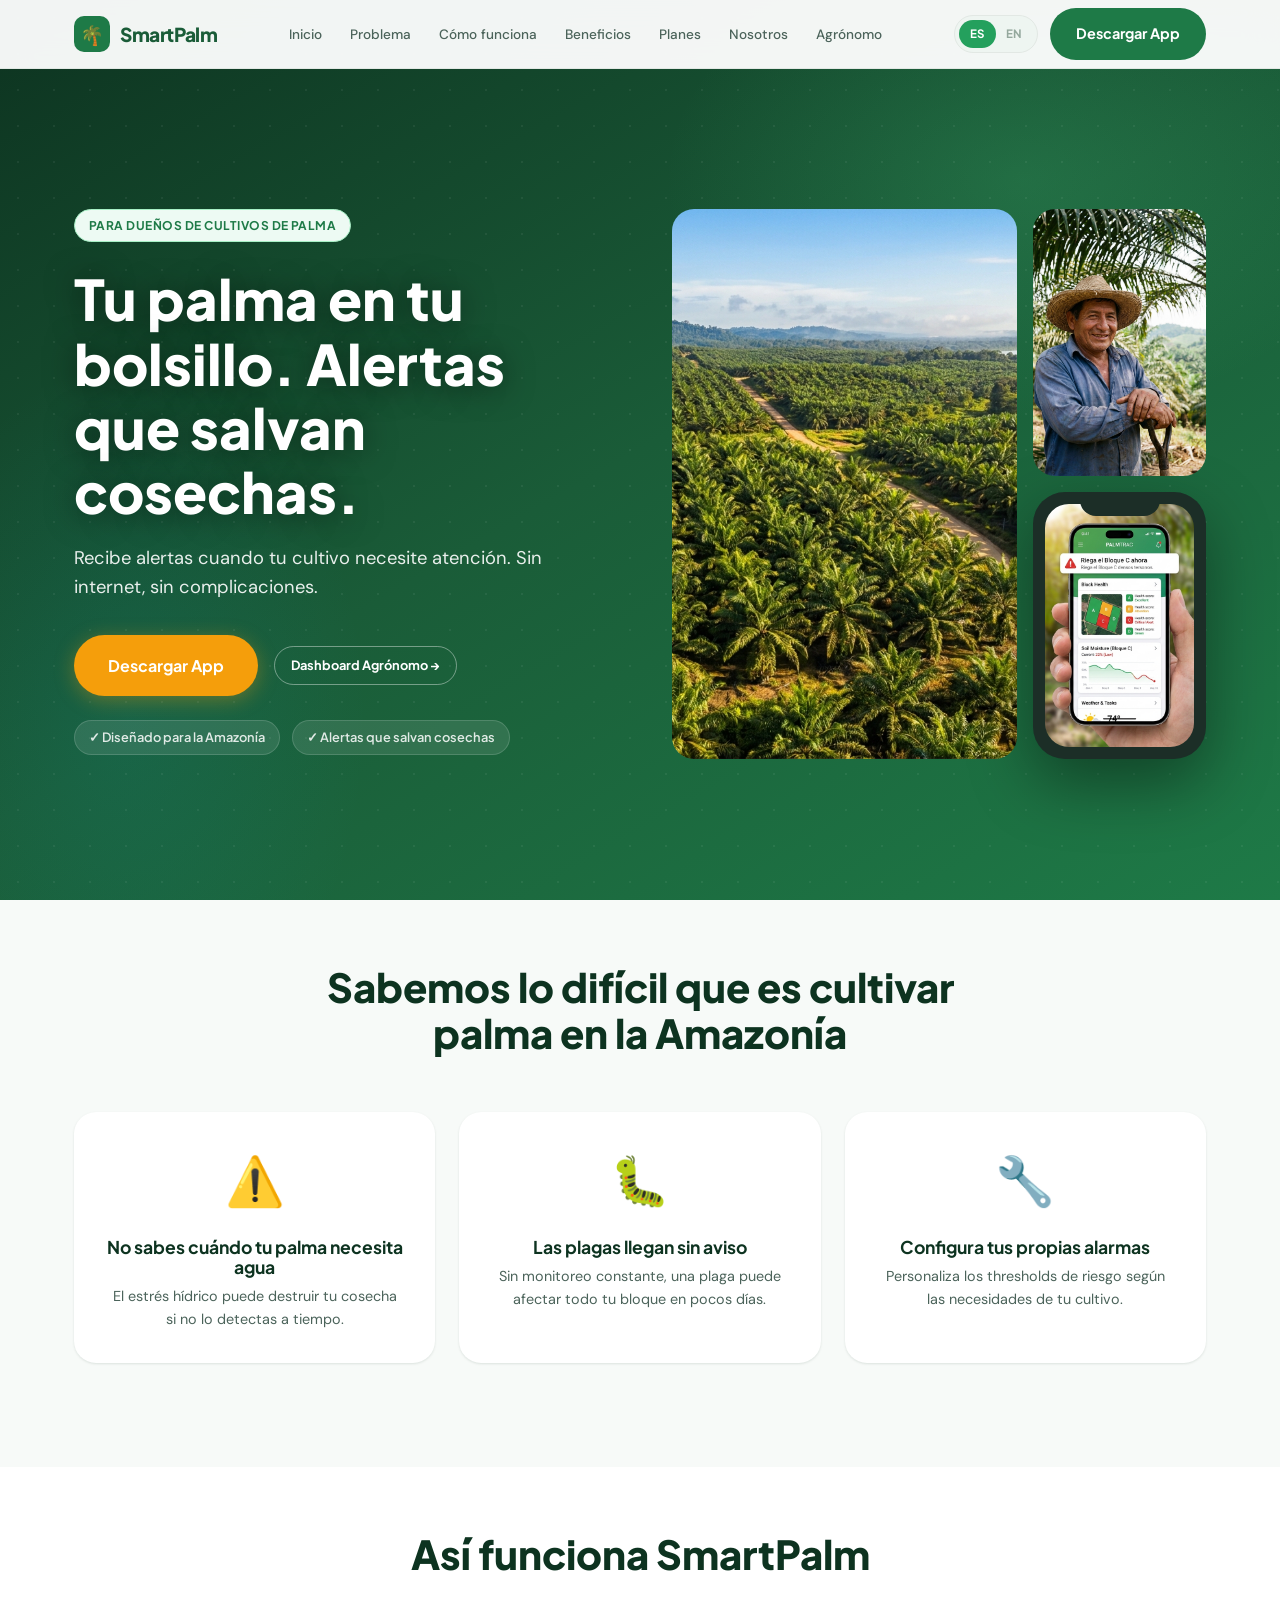
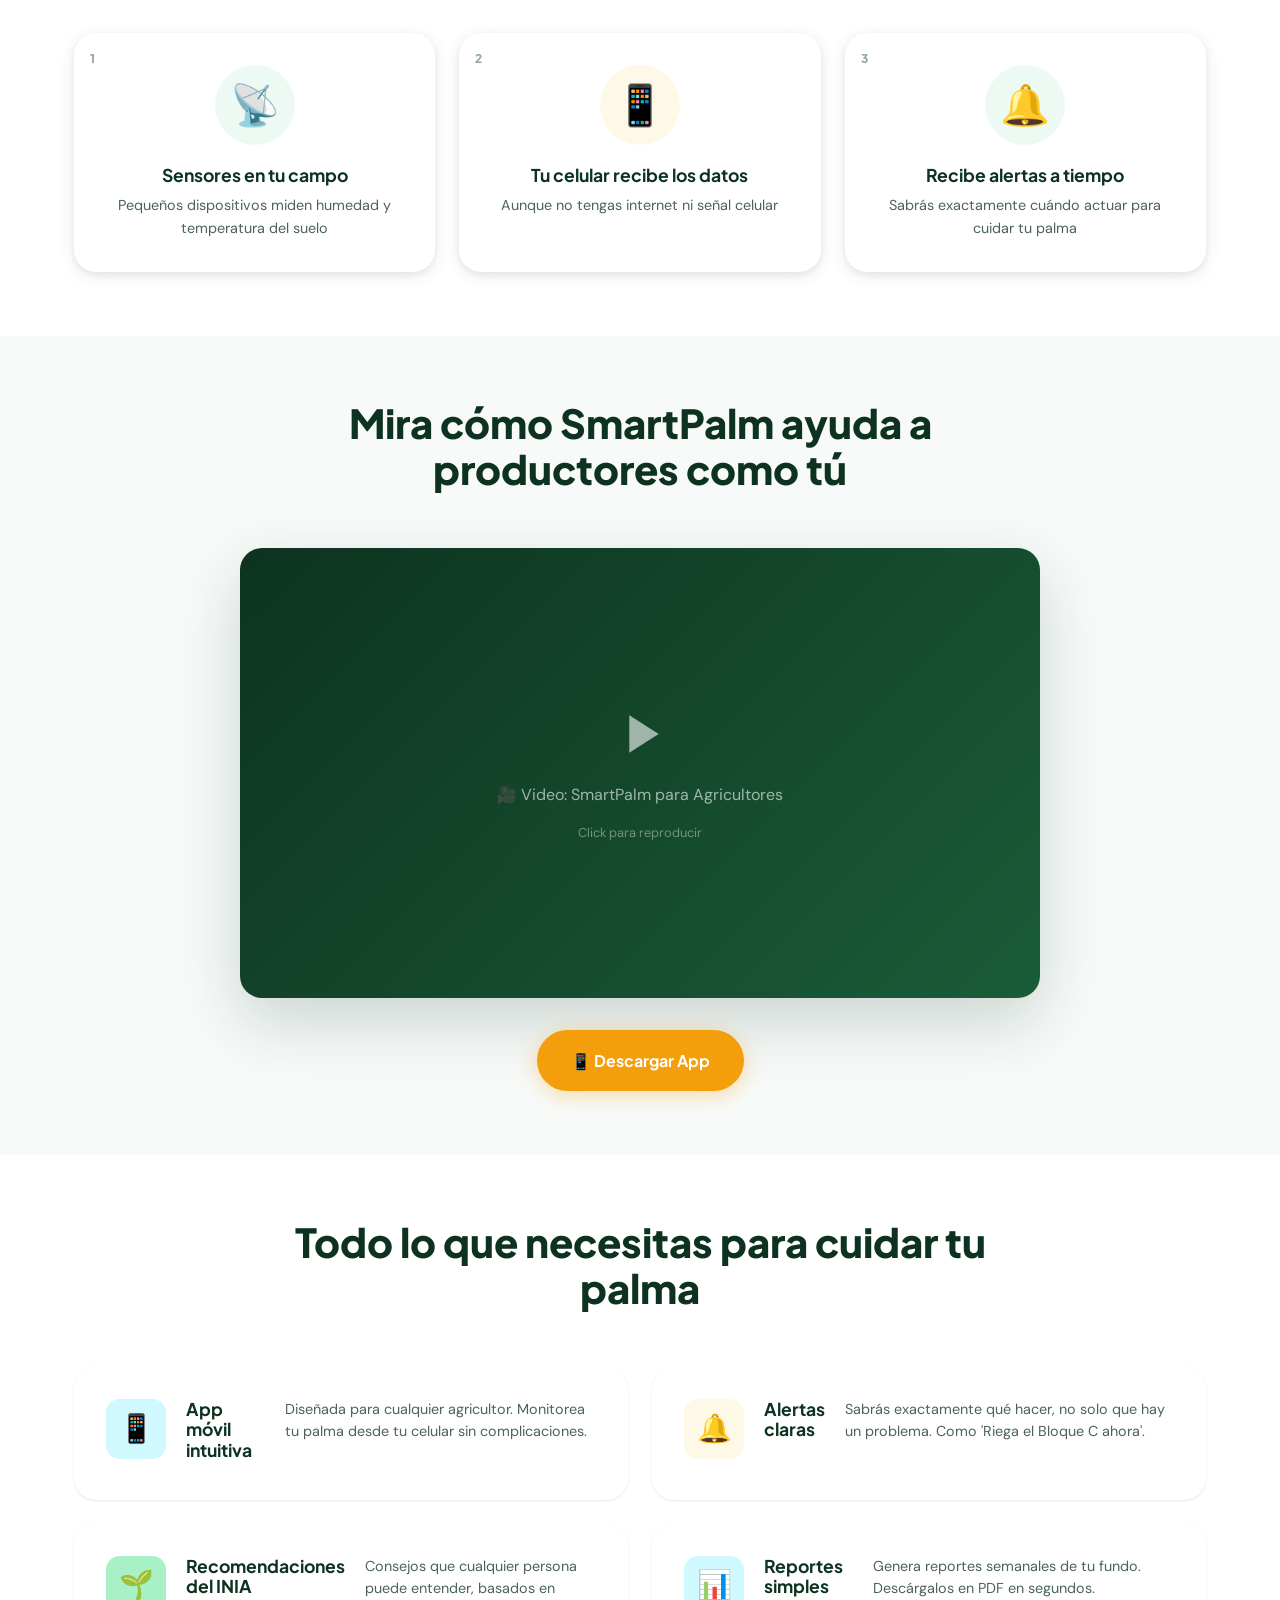
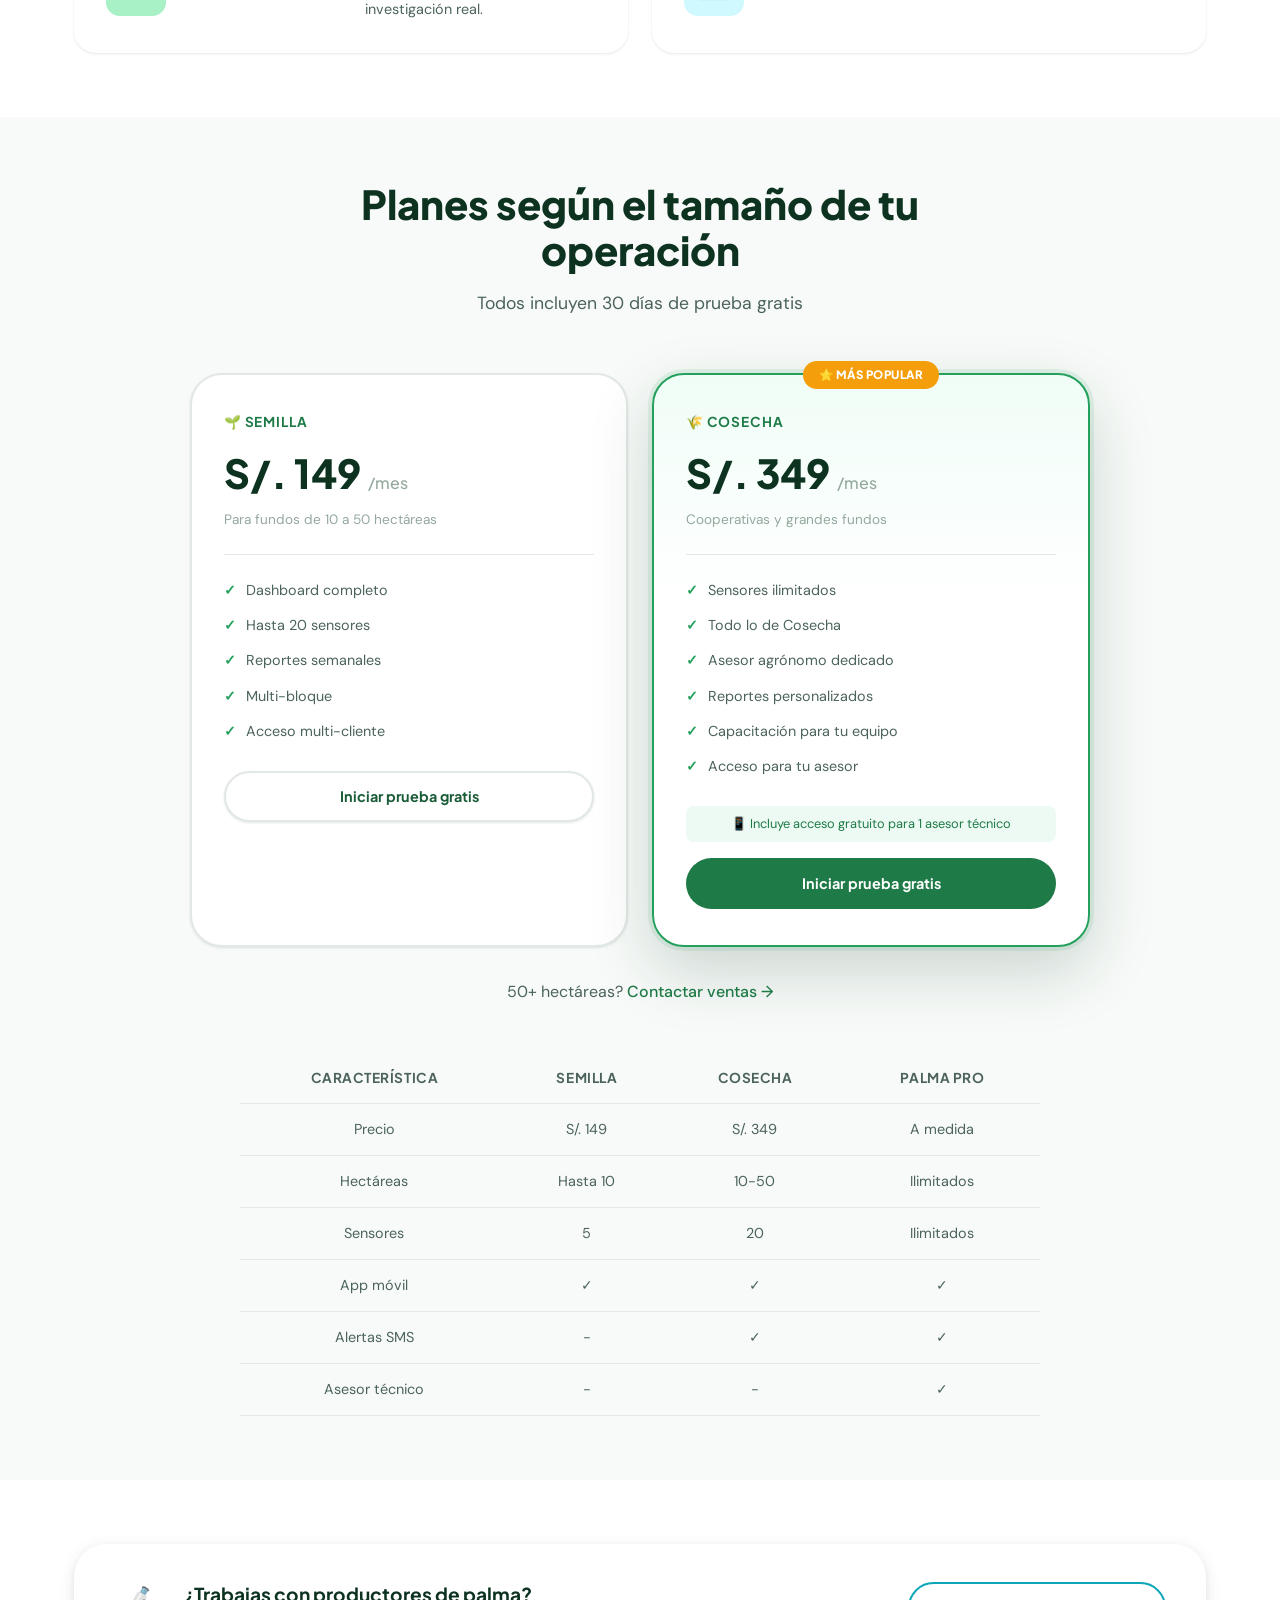
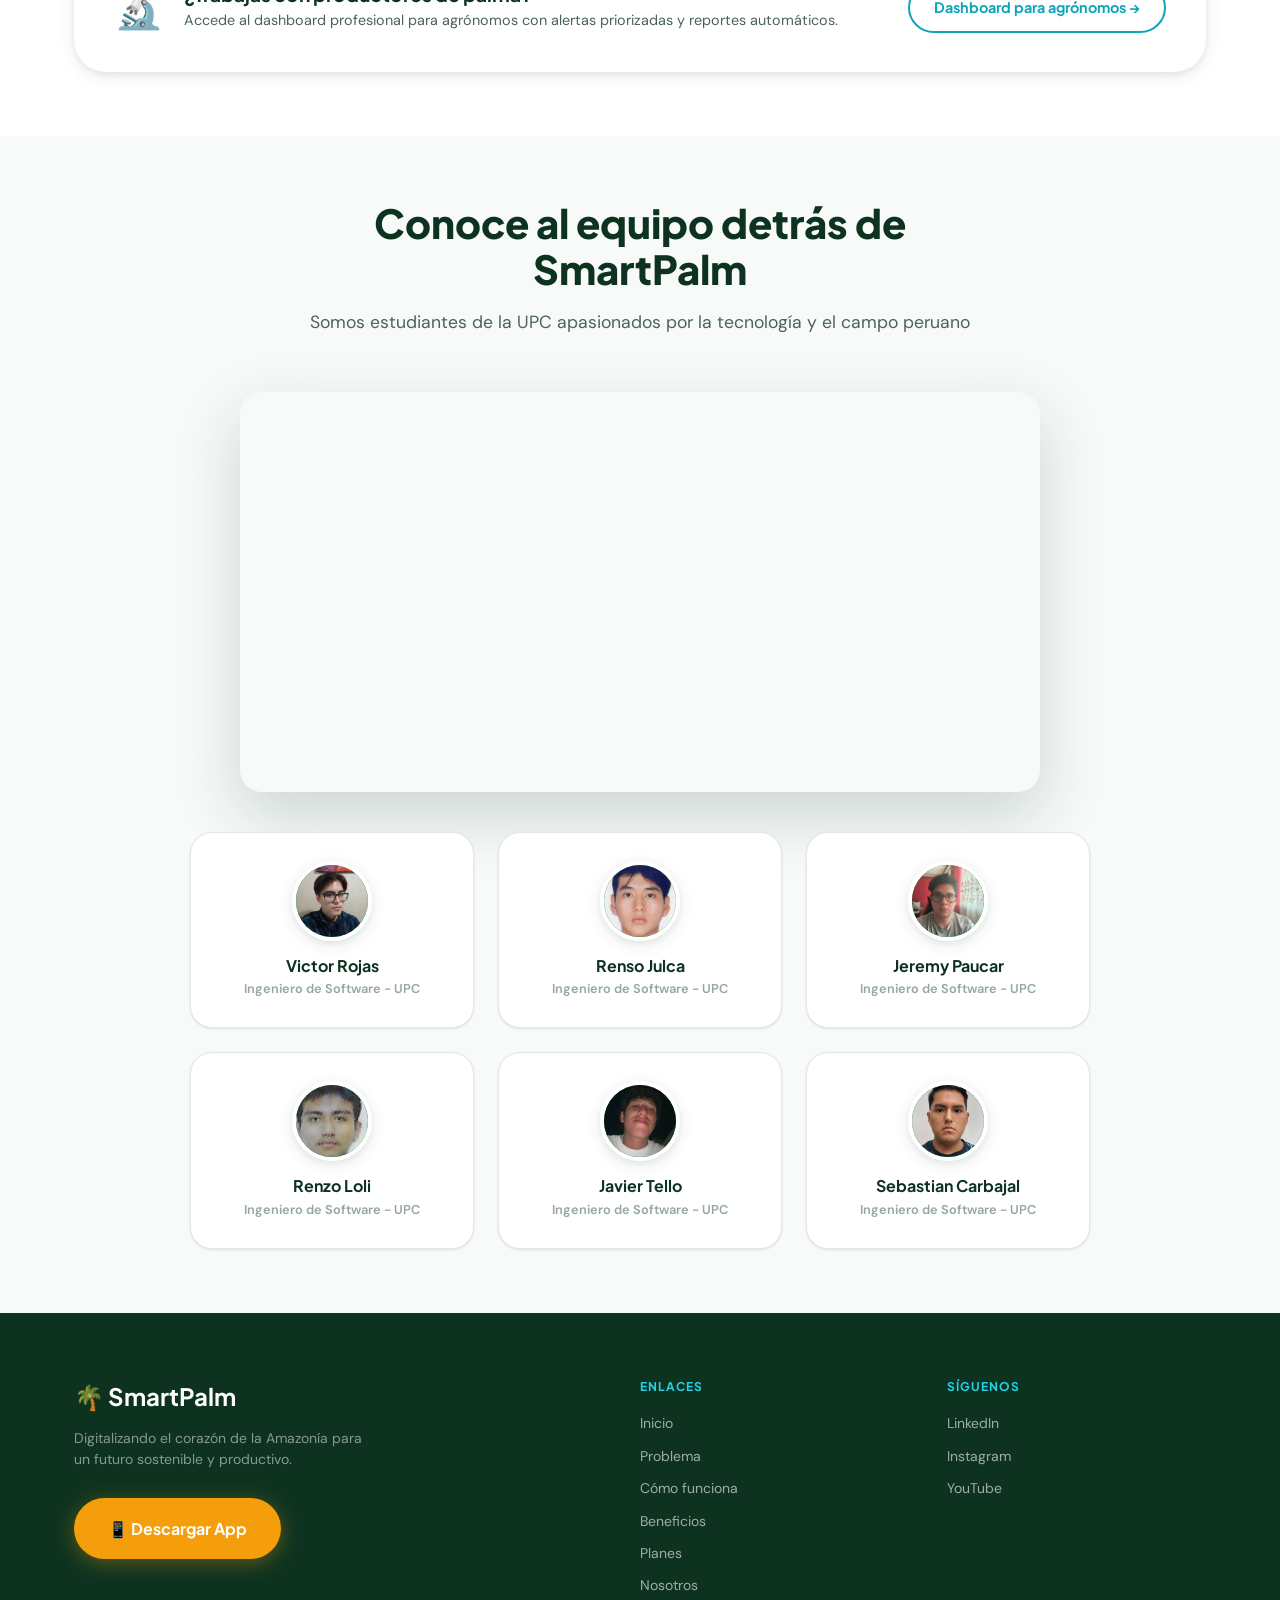
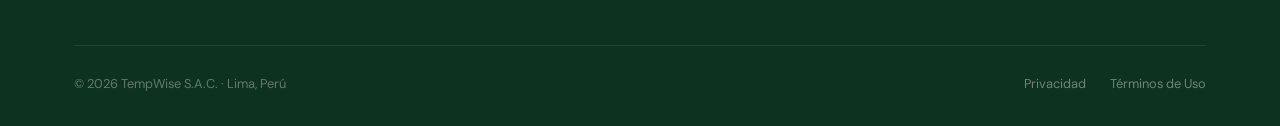
<file: index.html>
<!DOCTYPE html>
<html lang="es" data-lang="es">
<head>
  <meta charset="UTF-8">
  <meta name="viewport" content="width=device-width, initial-scale=1.0">
  <title>SmartPalm – Cuida tu palma, protege tu ingreso</title>
  <meta name="description" content="SmartPalm te alerta cuando tu palma necesita atención, aunque estés en medio de la Amazonía sin internet.">
  <link rel="preconnect" href="https://fonts.googleapis.com">
  <link href="https://fonts.googleapis.com/css2?family=Plus+Jakarta+Sans:wght@600;700;800&family=DM+Sans:wght@400;500&display=swap" rel="stylesheet">
  <link rel="stylesheet" href="style.css">
</head>
<body>

<!-- ============================
     HEADER
============================ -->
<header class="header" id="mainHeader">
  <div class="container">
    <nav class="nav">
      <a href="index.html" class="logo">
        <div class="logo-icon">🌴</div>
        SmartPalm
      </a>

      <span class="page-badge badge-green" data-i18n="nav.badge.farmer">🌴 Para Agricultores</span>

      <ul class="nav-links">
        <li><a href="#inicio" data-i18n="nav.inicio">Inicio</a></li>
        <li><a href="#problema" data-i18n="nav.problema">Problema</a></li>
        <li><a href="#como-funciona" data-i18n="nav.como-funciona">Cómo funciona</a></li>
        <li><a href="#beneficios" data-i18n="nav.beneficios">Beneficios</a></li>
        <li><a href="#planes" data-i18n="nav.planes">Planes</a></li>
        <li><a href="#nosotros" data-i18n="nav.equipo">Nosotros</a></li>
        <li><a href="agronomo.html" data-i18n="nav.agronomo">Agrónomo</a></li>
      </ul>

      <div class="nav-actions">
        <div class="lang-toggle" id="langToggle" onclick="toggleLang()">
          <div class="lang-slider"></div>
          <span class="lang-opt active" data-lang="es">ES</span>
          <span class="lang-opt" data-lang="en">EN</span>
        </div>
        <a href="#" class="btn btn-primary" data-i18n="nav.cta">Descargar App</a>
      </div>

      <div class="nav-hamburger" onclick="openMobileNav()">
        <span></span><span></span><span></span>
      </div>
    </nav>
  </div>
</header>

<!-- ============================
     MOBILE NAV
============================ -->
<div class="mobile-nav" id="mobileNav">
  <button class="mobile-nav-close" onclick="closeMobileNav()">×</button>
  <a href="#inicio" onclick="closeMobileNav()" data-i18n="nav.inicio">Inicio</a>
  <a href="#problema" onclick="closeMobileNav()" data-i18n="nav.problema">Problema</a>
  <a href="#como-funciona" onclick="closeMobileNav()" data-i18n="nav.como-funciona">Cómo funciona</a>
  <a href="#beneficios" onclick="closeMobileNav()" data-i18n="nav.beneficios">Beneficios</a>
  <a href="#planes" onclick="closeMobileNav()" data-i18n="nav.planes">Planes</a>
  <a href="#nosotros" onclick="closeMobileNav()" data-i18n="nav.equipo">Nosotros</a>
  <a href="agronomo.html" data-i18n="nav.agronomo">Agrónomo</a>
  <a href="#" class="btn btn-primary" data-i18n="nav.cta">Descargar App</a>
</div>

<main>
  <!-- ============================
       HERO SECTION
  ============================ -->
  <section class="hero" id="inicio">
    <div class="container">
      <div class="hero-inner">
        <div class="hero-content">
          <span class="badge" data-i18n="agro.hero.badge">Para dueños de cultivos de palma</span>
          <h1 class="hero-title" data-i18n="agro.hero.title">Tu palma en tu bolsillo.<br>Alertas que salvan cosechas.</h1>
          <p class="hero-subtitle" data-i18n="agro.hero.subtitle">Recibe alertas cuando tu cultivo necesite atención. Sin internet, sin complicaciones.</p>

          <div class="hero-ctas">
            <a href="#" class="btn btn-amber btn-lg" data-i18n="agro.hero.cta.primary">Descargar App</a>
            <a href="agronomo.html" class="btn btn-sm btn-outline-white" data-i18n="agro.hero.cta.agronomist">Dashboard Agrónomo →</a>
          </div>

          <div class="hero-trust">
            <span class="trust-badge" data-i18n="agro.hero.trust.amazonia">✓ Diseñado para la Amazonía</span>
            <span class="trust-badge" data-i18n="agro.hero.trust.alerts">✓ Alertas que salvan cosechas</span>
          </div>
        </div>

        <div class="hero-visual">
          <div class="hero-images">
            <img src="img/support/palm_plantation.png" alt="Cultivo de palma aceitera" class="hero-img">
            <img src="img/support/professional.png" alt="Profesional supervisando cultivos" class="hero-img">
            <div class="hero-phone-wrapper">
              <img src="img/support/mobile_app_mocku_palm_agriculture.png" alt="App SmartPalm en móvil">
            </div>
          </div>
        </div>
      </div>
    </div>
  </section>

  <!-- ============================
       PROBLEM SECTION
  ============================ -->
  <section class="section section-alt" id="problema">
    <div class="container">
      <div class="section-header" data-animate>
        <h2 data-i18n="agro.problem.title">Sabemos lo difícil que es cultivar palma en la Amazonía</h2>
      </div>

      <div class="problem-grid" role="list">
        <article class="problem-card" role="listitem" data-animate>
          <div class="problem-icon problem-icon-orange">⚠️</div>
          <h3 data-i18n="agro.problem.card1.title">No sabes cuándo tu palma necesita agua</h3>
          <p data-i18n="agro.problem.card1.desc">El estrés hídrico puede destruir tu cosecha si no lo detectas a tiempo.</p>
        </article>

        <article class="problem-card" role="listitem" data-animate>
          <div class="problem-icon problem-icon-red">🐛</div>
          <h3 data-i18n="agro.problem.card2.title">Las plagas llegan sin aviso</h3>
          <p data-i18n="agro.problem.card2.desc">Sin monitoreo constante, una plaga puede afectar todo tu bloque en pocos días.</p>
        </article>

        <article class="problem-card" role="listitem" data-animate>
          <div class="problem-icon problem-icon-amber">🔧</div>
          <h3 data-i18n="agro.problem.card3.title">Configura tus propias alarmas</h3>
          <p data-i18n="agro.problem.card3.desc">Personaliza los thresholds de riesgo según las necesidades de tu cultivo.</p>
        </article>
      </div>
    </div>
  </section>

  <!-- ============================
       HOW IT WORKS SECTION
  ============================ -->
  <section class="section" id="como-funciona">
    <div class="container">
      <div class="section-header" data-animate>
        <h2 data-i18n="agro.how.title">Así funciona SmartPalm</h2>
      </div>

      <div class="steps-grid" role="list">
        <article class="step-card" role="listitem" data-animate>
          <div class="step-number">1</div>
          <div class="step-icon step-icon-green">📡</div>
          <h3 data-i18n="agro.how.step1.title">Sensores en tu campo</h3>
          <p data-i18n="agro.how.step1.desc">Pequeños dispositivos miden humedad y temperatura del suelo</p>
        </article>

        <article class="step-card" role="listitem" data-animate>
          <div class="step-number">2</div>
          <div class="step-icon step-icon-amber">📱</div>
          <h3 data-i18n="agro.how.step2.title">Tu celular recibe los datos</h3>
          <p data-i18n="agro.how.step2.desc">Aunque no tengas internet ni señal celular</p>
        </article>

        <article class="step-card" role="listitem" data-animate>
          <div class="step-number">3</div>
          <div class="step-icon step-icon-green">🔔</div>
          <h3 data-i18n="agro.how.step3.title">Recibe alertas a tiempo</h3>
          <p data-i18n="agro.how.step3.desc">Sabrás exactamente cuándo actuar para cuidar tu palma</p>
        </article>
      </div>
    </div>
  </section>

  <!-- ============================
       VIDEO SECTION
  ============================ -->
  <section class="section section-alt" id="video">
    <div class="container">
      <div class="section-header" data-animate>
        <h2 data-i18n="agro.video.title">Mira cómo SmartPalm ayuda a productores como tú</h2>
      </div>

      <div class="video-section" data-animate>
        <div class="video-placeholder video-placeholder-lg" role="img" aria-label="Video demostrativo para agricultores">
          <svg viewBox="0 0 24 24" fill="white"><path d="M8 5v14l11-7L8 5z"/></svg>
          <p>🎥 <span data-i18n="agro.video.placeholder">Video: SmartPalm para Agricultores</span></p>
          <small data-i18n="video.hint">Click para reproducir</small>
        </div>
      </div>

      <div class="video-cta" data-animate>
        <a href="#" class="btn btn-amber btn-lg" data-i18n="agro.video.cta">📱 Descargar App</a>
      </div>
    </div>
  </section>

  <!-- ============================
       BENEFITS SECTION
  ============================ -->
  <section class="section" id="beneficios">
    <div class="container">
      <div class="section-header" data-animate>
        <h2 data-i18n="agro.benefits.title">Todo lo que necesitas para cuidar tu palma</h2>
        <!-- <p class="section-subtitle" data-i18n="agro.benefits.subtitle">Simple, sin internet, en tu idioma</p> -->
      </div>

      <div class="benefits-grid" role="list">
        <article class="benefit-card" role="listitem" data-animate>
          <div class="benefit-icon benefit-icon-teal">📱</div>
          <h3 data-i18n="agro.benefits.card1.title">App móvil intuitiva</h3>
          <p data-i18n="agro.benefits.card1.desc">Diseñada para cualquier agricultor. Monitorea tu palma desde tu celular sin complicaciones.</p>
        </article>

        <article class="benefit-card" role="listitem" data-animate>
          <div class="benefit-icon benefit-icon-amber">🔔</div>
          <h3 data-i18n="agro.benefits.card2.title">Alertas claras</h3>
          <p data-i18n="agro.benefits.card2.desc">Sabrás exactamente qué hacer, no solo que hay un problema. Como "Riega el Bloque C ahora".</p>
        </article>

        <article class="benefit-card" role="listitem" data-animate>
          <div class="benefit-icon benefit-icon-green">🌱</div>
          <h3 data-i18n="agro.benefits.card3.title">Recomendaciones del INIA</h3>
          <p data-i18n="agro.benefits.card3.desc">Consejos que cualquier persona puede entender, basados en investigación real.</p>
        </article>

        <article class="benefit-card" role="listitem" data-animate>
          <div class="benefit-icon benefit-icon-teal">📊</div>
          <h3 data-i18n="agro.benefits.card4.title">Reportes simples</h3>
          <p data-i18n="agro.benefits.card4.desc">Genera reportes semanales de tu fundo. Descárgalos en PDF en segundos.</p>
        </article>
      </div>
    </div>
  </section>

  <!-- ============================
       PRICING SECTION
  ============================ -->
  <section class="section section-alt" id="planes">
    <div class="container">
      <div class="section-header" data-animate>
        <h2 data-i18n="agro.pricing.title">Planes según el tamaño de tu fundo</h2>
        <p class="section-subtitle" data-i18n="agro.pricing.subtitle">Todos incluyen 30 días de prueba gratis</p>
      </div>

      <div class="pricing-grid">
        <article class="pricing-card" data-animate>
          <div class="plan-name">🌱 Semilla</div>
          <div class="plan-price">S/. 149 <span data-i18n="pricing.permonth">/mes</span></div>
          <div class="plan-tag" data-i18n="agro.pricing.plan1.tag">Hasta 10 hectáreas</div>
          <div class="plan-divider"></div>
          <ul class="plan-features" role="list">
            <li><span class="check">✓</span> <span data-i18n="agro.pricing.plan1.f1">App en tu celular</span></li>
            <li><span class="check">✓</span> <span data-i18n="agro.pricing.plan1.f2">Hasta 5 sensores</span></li>
            <li><span class="check">✓</span> <span data-i18n="agro.pricing.plan1.f3">Alertas de agua y plagas</span></li>
            <li><span class="check">✓</span> <span data-i18n="agro.pricing.plan1.f4">Reportes básicos</span></li>
            <li><span class="check">✓</span> <span data-i18n="agro.pricing.plan1.f5">Recomendaciones INIA</span></li>
          </ul>
          <a href="#" class="btn btn-secondary btn-block" data-i18n="pricing.cta.trial">Iniciar prueba gratis</a>
        </article>

        <article class="pricing-card pricing-card-featured" data-animate>
          <div class="popular-badge" data-i18n="agro.pricing.plan2.badge">⭐ Más popular</div>
          <div class="plan-name">🌾 Cosecha</div>
          <div class="plan-price">S/. 349 <span data-i18n="pricing.permonth">/mes</span></div>
          <div class="plan-tag" data-i18n="agro.pricing.plan2.tag">10 a 50 hectáreas</div>
          <div class="plan-divider"></div>
          <ul class="plan-features" role="list">
            <li><span class="check">✓</span> <span data-i18n="agro.pricing.plan2.f1">Todo lo de Semilla</span></li>
            <li><span class="check">✓</span> <span data-i18n="agro.pricing.plan2.f2">Hasta 20 sensores</span></li>
            <li><span class="check">✓</span> <span data-i18n="agro.pricing.plan2.f3">Alertas por SMS</span></li>
            <li><span class="check">✓</span> <span data-i18n="agro.pricing.plan2.f4">Reportes semanales</span></li>
            <li><span class="check">✓</span> <span data-i18n="agro.pricing.plan2.f5">Gestión por bloques</span></li>
            <li><span class="check">✓</span> <span data-i18n="agro.pricing.plan2.f6">Acceso para tu asesor</span></li>
          </ul>
          <div class="plan-note" data-i18n="agro.pricing.plan2.note">📱 Incluye acceso gratuito para 1 asesor técnico</div>
          <a href="#" class="btn btn-primary btn-block" data-i18n="pricing.cta.trial">Iniciar prueba gratis</a>
        </article>
      </div>

      <p class="pricing-contact" data-animate>
        <span data-i18n="agro.pricing.contact">50+ hectáreas?</span> <a href="#" onclick="openSalesModal(); return false;" data-i18n="agro.pricing.contact.link">Contactar ventas →</a>
      </p>

      <div class="pricing-table-wrapper" data-animate>
        <table class="pricing-table">
          <thead>
          <tr>
            <th data-i18n="pricing.table.feature">Característica</th>
            <th data-i18n="pricing.table.plan1">Semilla</th>
            <th data-i18n="pricing.table.plan2">Cosecha</th>
            <th data-i18n="pricing.table.plan3">Palma Pro</th>
          </tr>
          </thead>
          <tbody>
          <tr>
            <td data-i18n="pricing.table.price">Precio</td>
            <td>S/. 149</td>
            <td>S/. 349</td>
            <td data-i18n="pricing.table.custom">A medida</td>
          </tr>
          <tr>
            <td data-i18n="pricing.table.hectares">Hectáreas</td>
            <td data-i18n="pricing.table.upto10">Hasta 10</td>
            <td>10-50</td>
            <td data-i18n="pricing.table.unlimited">50+</td>
          </tr>
          <tr>
            <td data-i18n="pricing.table.sensors">Sensores</td>
            <td>5</td>
            <td>20</td>
            <td data-i18n="pricing.table.unlimited">Ilimitados</td>
          </tr>
          <tr>
            <td data-i18n="pricing.table.app">App móvil</td>
            <td>✓</td>
            <td>✓</td>
            <td>✓</td>
          </tr>
          <tr>
            <td data-i18n="pricing.table.sms">Alertas SMS</td>
            <td>-</td>
            <td>✓</td>
            <td>✓</td>
          </tr>
          <tr>
            <td data-i18n="pricing.table.advisor">Asesor técnico</td>
            <td>-</td>
            <td>-</td>
            <td>✓</td>
          </tr>
          </tbody>
        </table>
      </div>
    </div>
  </section>

  <!-- ============================
       CTA BANNER - PARA AGRÓNOMOS
  ============================ -->
  <section class="section agronomist-banner">
    <div class="container">
      <div class="agronomist-banner-inner">
        <div class="agronomist-banner-content">
          <span class="agronomist-banner-icon">🔬</span>
          <div>
            <h3>¿Trabajas con productores de palma?</h3>
            <p>Accede al dashboard profesional para agrónomos con alertas priorizadas y reportes automáticos.</p>
          </div>
        </div>
        <a href="agronomo.html" class="btn btn-outline-teal">Dashboard para agrónomos →</a>
      </div>
    </div>
  </section>

  <!-- ============================
       ABOUT THE TEAM SECTION
  ============================ -->
  <section class="section section-alt" id="nosotros">
    <div class="container">
      <div class="section-header" data-animate>
        <h2 data-i18n="team.title">Conoce al equipo detrás de SmartPalm</h2>
        <p class="section-subtitle" data-i18n="team.subtitle">Somos estudiantes de la UPC apasionados por resolver problemas reales del campo peruano</p>
      </div>

      <div class="video-section" data-animate>
        <iframe
                width="100%"
                height="400"
                src="https://www.youtube.com/embed/wizFG0rH-m0"
                title="About the Team - SmartPalm"
                frameborder="0"
                allow="accelerometer; autoplay; clipboard-write; encrypted-media; gyroscope; picture-in-picture"
                allowfullscreen>
        </iframe>
      </div>

      <div class="team-grid" data-animate>
        <div class="team-card">
          <div class="team-photo">
            <img src="img/victor.jpg" alt="Victor Rojas">
          </div>
          <h4 class="team-name">Victor Rojas</h4>
          <p class="team-role">Ingeniero de Software - UPC</p>
        </div>
        <div class="team-card">
          <div class="team-photo">
            <img src="img/renso.png" alt="Renso Julca">
          </div>
          <h4 class="team-name">Renso Julca</h4>
          <p class="team-role">Ingeniero de Software - UPC</p>
        </div>
        <div class="team-card">
          <div class="team-photo">
            <img src="img/jeremy.jpeg" alt="Jeremy Paucar">
          </div>
          <h4 class="team-name">Jeremy Paucar</h4>
          <p class="team-role">Ingeniero de Software - UPC</p>
        </div>
        <div class="team-card">
          <div class="team-photo">
            <img src="img/renzo.jpeg" alt="Renzo Loli">
          </div>
          <h4 class="team-name">Renzo Loli</h4>
          <p class="team-role">Ingeniero de Software - UPC</p>
        </div>
        <div class="team-card">
          <div class="team-photo">
            <img src="img/javier.jpg" alt="Javier Tello">
          </div>
          <h4 class="team-name">Javier Tello</h4>
          <p class="team-role">Ingeniero de Software - UPC</p>
        </div>
        <div class="team-card">
          <div class="team-photo">
            <img src="img/sebastian.jpeg" alt="Sebastian Carbajal">
          </div>
          <h4 class="team-name">Sebastian Carbajal</h4>
          <p class="team-role">Ingeniero de Software - UPC</p>
        </div>
      </div>
    </div>
  </section>
</main>

<!-- ============================
     FOOTER
============================ -->
<footer class="footer">
  <div class="container">
    <div class="footer-grid">
      <div class="footer-brand">
        <div class="footer-logo">🌴 SmartPalm</div>
        <p>Digitalizando el corazón de la Amazonía para un futuro sostenible y productivo.</p>
        <div class="footer-cta">
          <a href="#" class="btn btn-amber btn-lg" data-i18n="footer.cta.button.farmer">📱 Descargar App</a>
        </div>
      </div>

      <div class="footer-nav">
        <h5 data-i18n="footer.nav.title">Enlaces</h5>
        <nav>
          <a href="#inicio" data-i18n="nav.inicio">Inicio</a>
          <a href="#problema" data-i18n="nav.problema">Problema</a>
          <a href="#como-funciona" data-i18n="nav.como-funciona">Cómo funciona</a>
          <a href="#beneficios" data-i18n="nav.beneficios">Beneficios</a>
          <a href="#planes" data-i18n="nav.planes">Planes</a>
          <a href="#nosotros" data-i18n="nav.equipo">Nosotros</a>
        </nav>
      </div>

      <div class="footer-social">
        <h5 data-i18n="footer.follow">Síguenos</h5>
        <nav>
          <a href="#" target="_blank">LinkedIn</a>
          <a href="#" target="_blank">Instagram</a>
          <a href="#" target="_blank">YouTube</a>
        </nav>
      </div>
    </div>

    <div class="footer-bottom">
      <p>© 2026 TempWise S.A.C. · Lima, Perú</p>
      <div class="footer-legal-links">
<a href="privacidad.html" data-i18n="footer.privacy">Privacidad</a>
        <a href="terminos.html" data-i18n="footer.terms">Términos y Condiciones</a>
      </div>
    </div>
  </div>
</footer>

<!-- ============================
     MODAL - CONTACTAR VENTAS
============================ -->
<div class="modal-overlay" id="salesModal">
  <div class="modal">
    <button class="modal-close" onclick="closeSalesModal()" aria-label="Cerrar">×</button>
    <div class="modal-header">
      <h3 data-i18n="modal.contact.title">Hablar con ventas</h3>
      <p data-i18n="modal.contact.subtitle">Cuéntanos sobre tu fundo y te ayudaremos a elegir el mejor plan</p>
    </div>
    <form class="contact-form" id="salesForm" onsubmit="handleSalesSubmit(event)">
      <div class="form-row">
        <div class="form-group">
          <label for="sales-nombre" data-i18n="modal.contact.field1">Nombre completo</label>
          <input type="text" id="sales-nombre" name="nombre" required placeholder="Ej: Juan Pérez" data-i18n-placeholder="modal.contact.field1.placeholder">
        </div>
        <div class="form-group">
          <label for="sales-whatsapp" data-i18n="modal.contact.field2">WhatsApp</label>
          <input type="tel" id="sales-whatsapp" name="whatsapp" required placeholder="+51 999 123 456" pattern="\+51\s?\d{3}\s?\d{3}\s?\d{3}">
        </div>
      </div>
      <div class="form-row">
        <div class="form-group">
          <label for="sales-ubicacion" data-i18n="modal.contact.field3">Ubicación del fundo</label>
          <input type="text" id="sales-ubicacion" name="ubicacion" required placeholder="Ej: Ucayali, Aguaytía" data-i18n-placeholder="modal.contact.field3.placeholder">
        </div>
        <div class="form-group">
          <label for="sales-hectareas" data-i18n="modal.contact.field4">Número de hectáreas</label>
          <input type="number" id="sales-hectareas" name="hectareas" required min="1" placeholder="Ej: 25">
        </div>
      </div>
      <div class="form-group">
        <label for="sales-primeravez" data-i18n="modal.contact.field5">¿Ya tienes sensores o es primera vez?</label>
        <select id="sales-primeravez" name="primeravez">
          <option value="primera_vez" data-i18n="modal.contact.field5.opt1">Primera vez con tecnología de monitoreo</option>
          <option value="ya_tengo" data-i18n="modal.contact.field5.opt2">Ya tengo sensores pero quiero mejorar</option>
          <option value="ns" data-i18n="modal.contact.field5.opt3">No estoy seguro</option>
        </select>
      </div>
      <div class="form-group">
        <label for="sales-mensaje" data-i18n="modal.contact.field6">Cuéntanos más sobre tu fundo (opcional)</label>
        <textarea id="sales-mensaje" name="mensaje" rows="3" placeholder="Ej: Tengo 3 bloques de palma aceitera en Ucayali..." data-i18n-placeholder="modal.contact.field6.placeholder"></textarea>
      </div>
      <button type="submit" class="btn btn-amber btn-block btn-lg" data-i18n="modal.contact.submit">📱 Enviar por WhatsApp</button>
      <p class="form-note" data-i18n="modal.contact.note">Te responderemos en menos de 24 horas</p>
    </form>
    <div class="modal-success" id="salesSuccess" style="display:none;">
      <div class="success-icon">✅</div>
      <h4 data-i18n="modal.contact.success.title">¡Mensaje enviado!</h4>
      <p data-i18n="modal.contact.success.msg">Te contactaremos por WhatsApp en menos de 24 horas.</p>
      <button class="btn btn-secondary" onclick="closeSalesModal()" data-i18n="modal.contact.success.close">Cerrar</button>
    </div>
  </div>
</div>

<script src="app.js"></script>
</body>
</html>
</file>
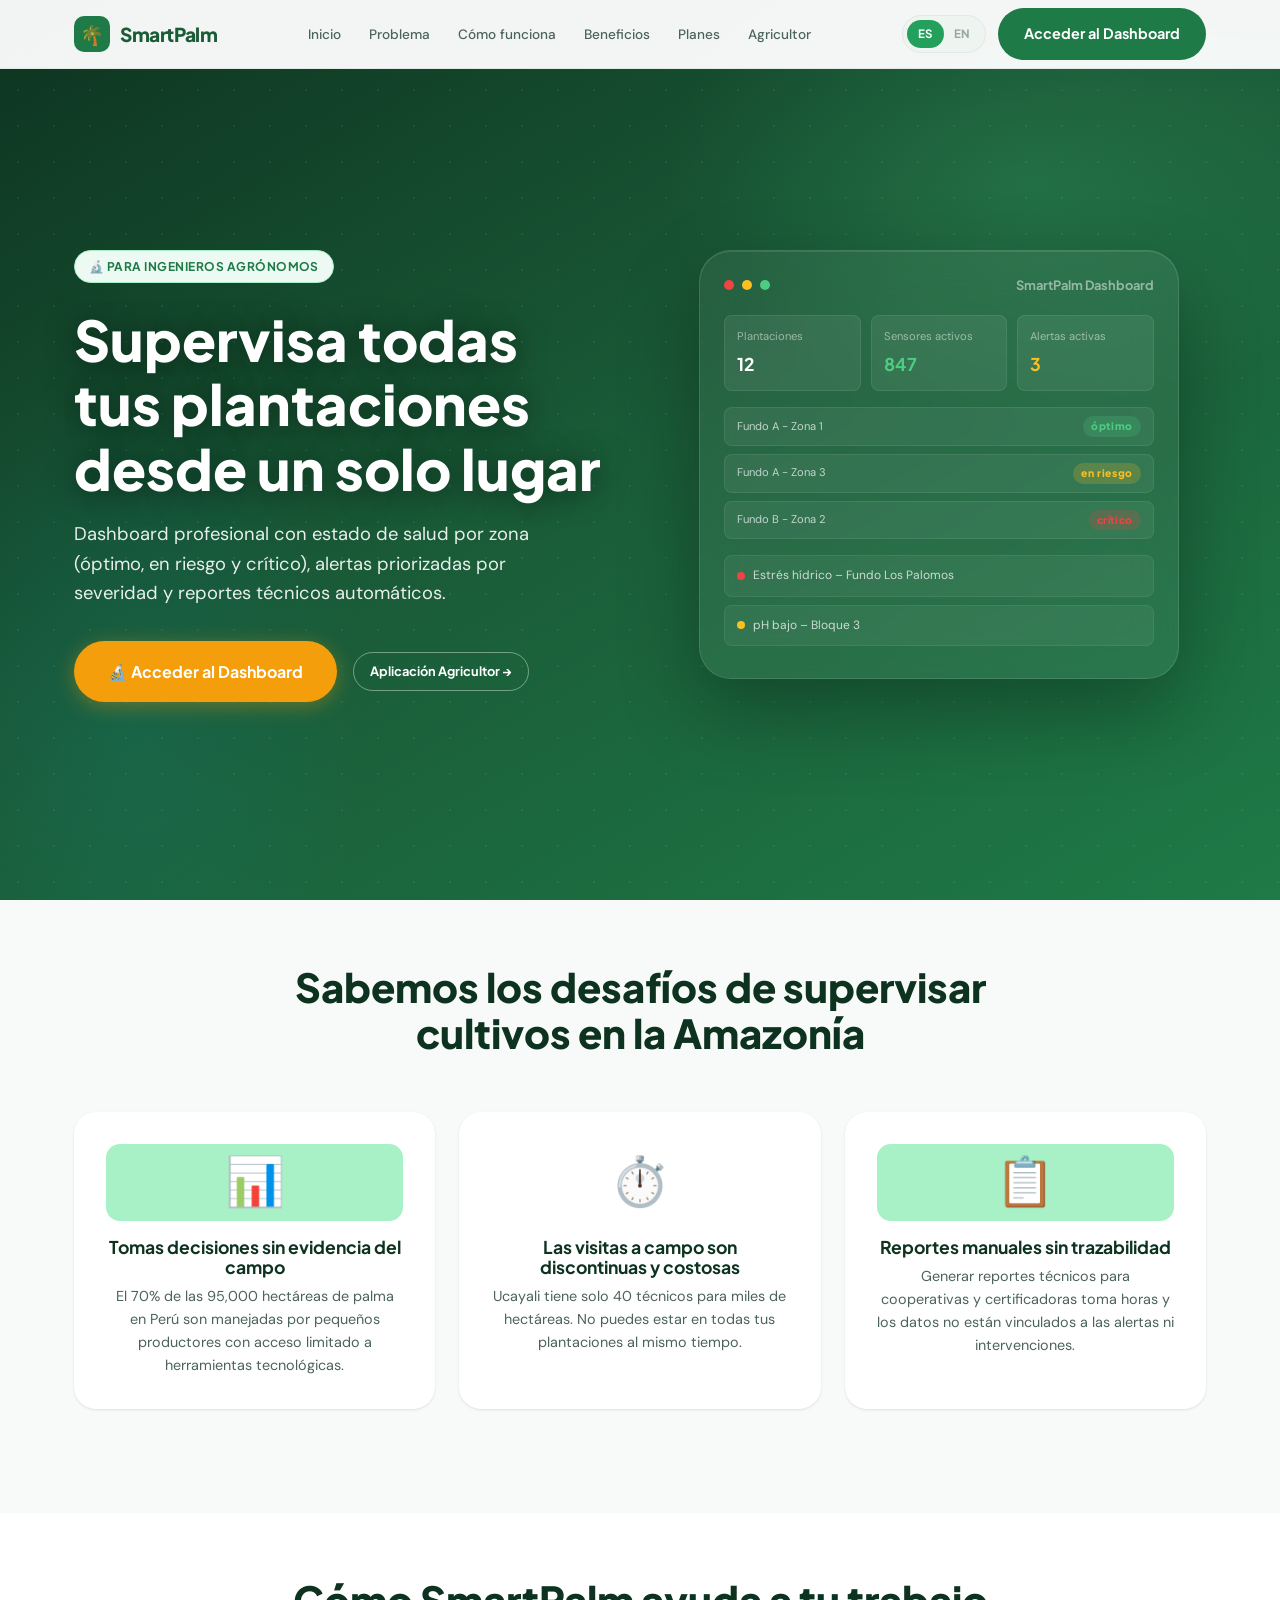
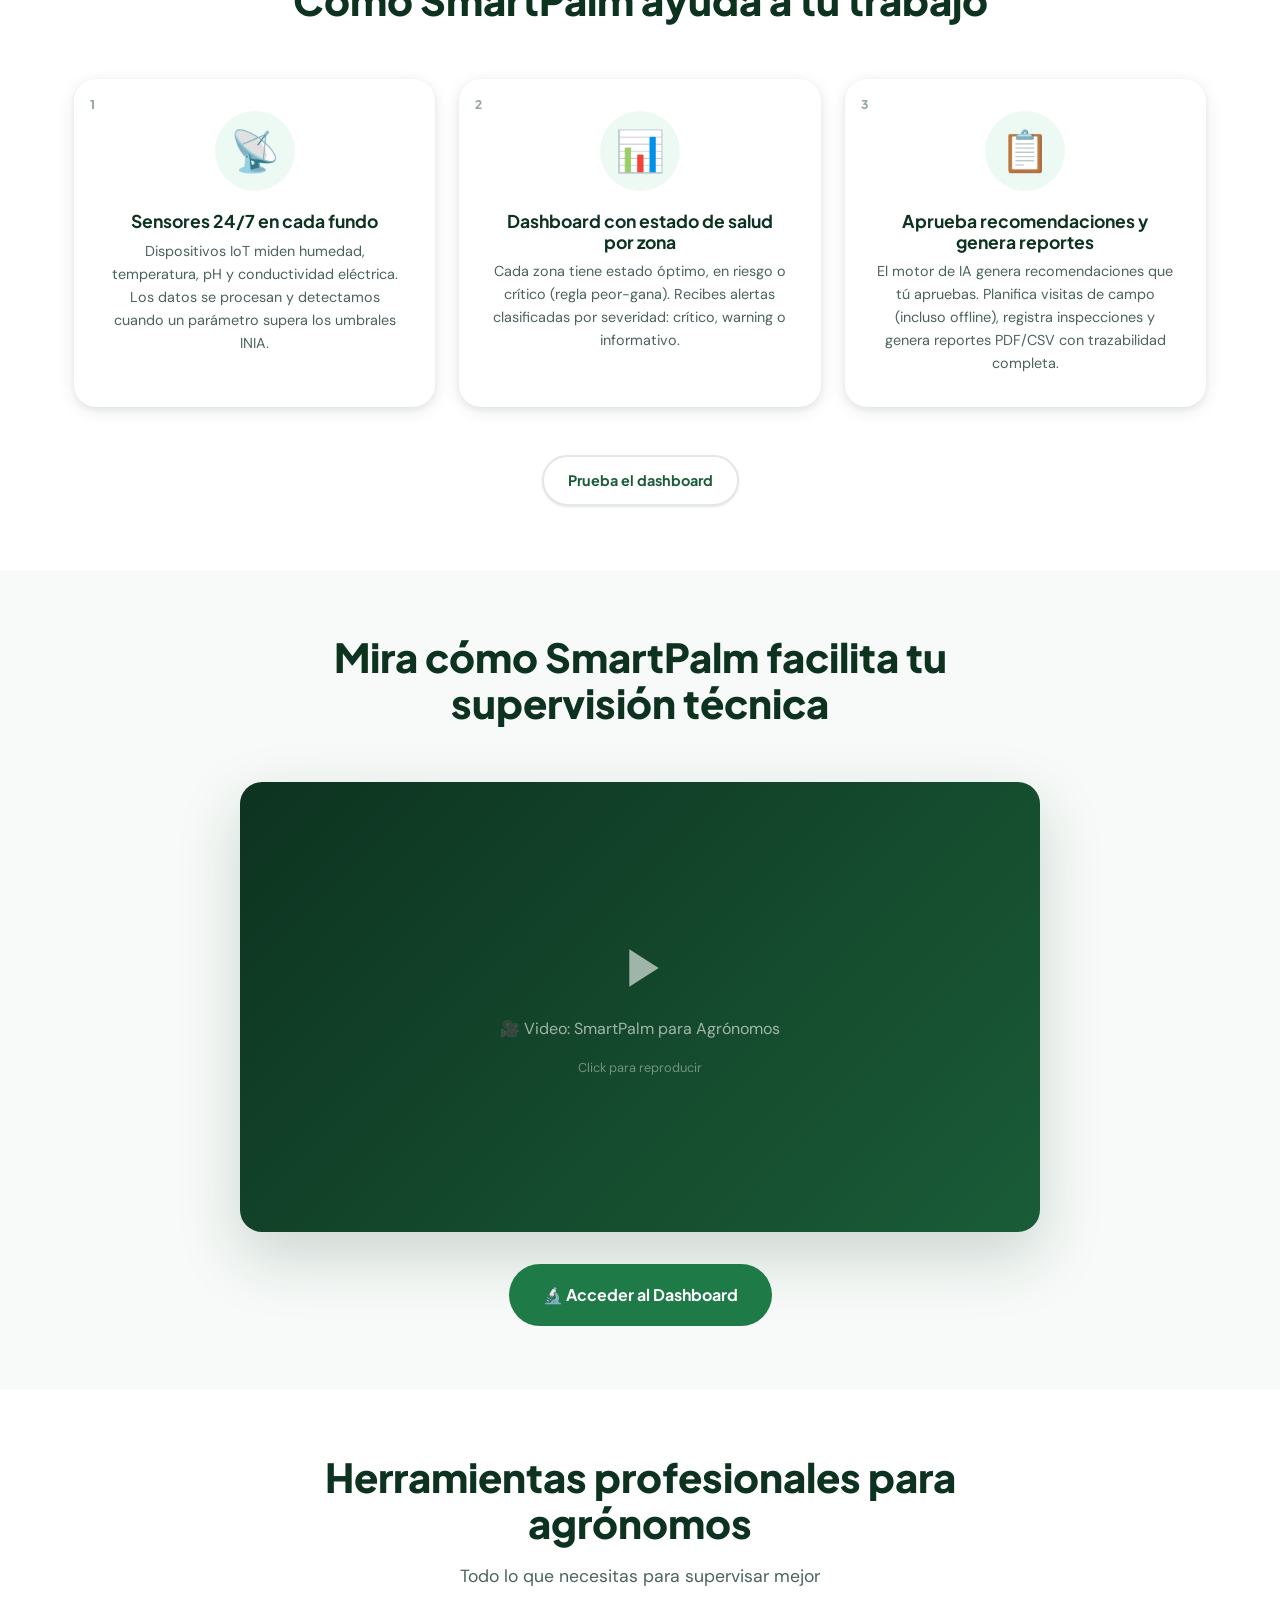
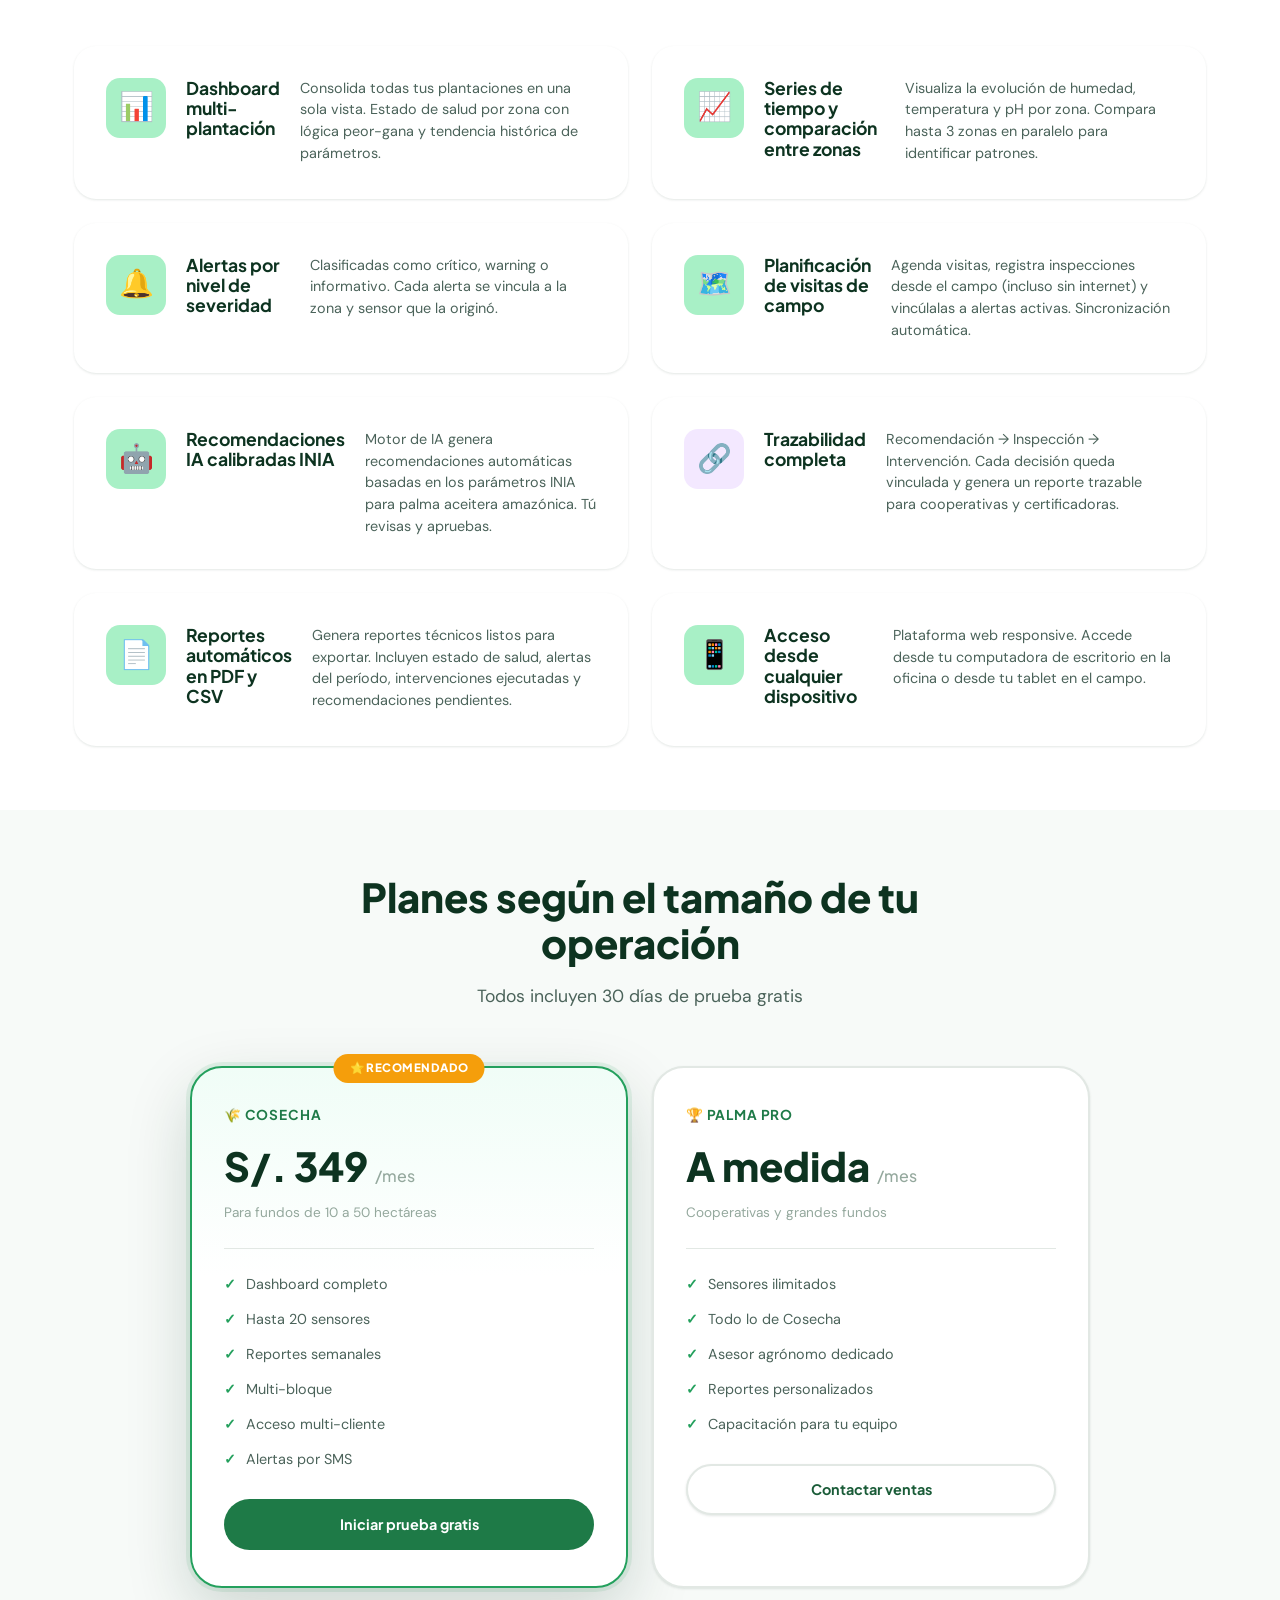
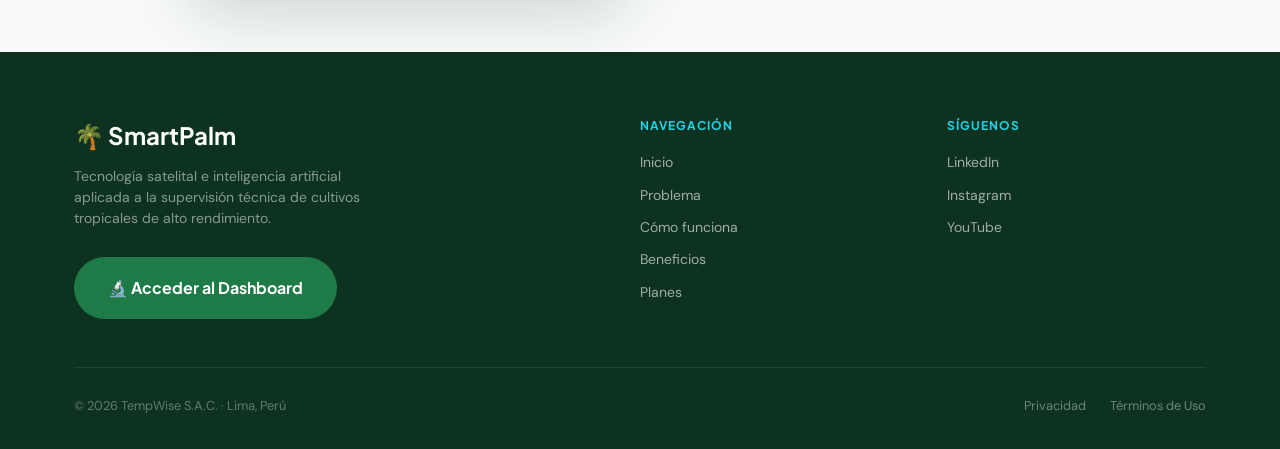
<file: agronomo.html>
<!DOCTYPE html>
<html lang="es" data-lang="es">
<head>
    <meta charset="UTF-8">
    <meta name="viewport" content="width=device-width, initial-scale=1.0">
    <title>SmartPalm – Para Ingenieros Agrónomos</title>
    <meta name="description" content="Gestiona todas tus plantaciones desde un solo lugar. Dashboard profesional con datos en tiempo real, alertas priorizadas y reportes automáticos.">
    <link rel="preconnect" href="https://fonts.googleapis.com">
    <link href="https://fonts.googleapis.com/css2?family=Plus+Jakarta+Sans:wght@600;700;800&family=DM+Sans:wght@400;500&display=swap" rel="stylesheet">
    <link rel="stylesheet" href="style.css">
</head>
<body>

<!-- ============================
     HEADER
============================ -->
<header class="header" id="mainHeader">
    <div class="container">
        <nav class="nav">
            <a href="index.html" class="logo">
                <div class="logo-icon">🌴</div>
                SmartPalm
            </a>

            <span class="page-badge badge-green" data-i18n="nav.badge.agronomist">🔬 Para Agrónomos</span>

            <ul class="nav-links">
                <li><a href="#inicio" data-i18n="nav.inicio">Inicio</a></li>
                <li><a href="#problema" data-i18n="nav.problema">Problema</a></li>
                <li><a href="#como-funciona" data-i18n="nav.como-funciona">Cómo funciona</a></li>
                <li><a href="#beneficios" data-i18n="nav.beneficios">Beneficios</a></li>
                <li><a href="#planes" data-i18n="nav.planes">Planes</a></li>
                <li><a href="index.html" data-i18n="nav.agricultor">Agricultor</a></li>
            </ul>

            <div class="nav-actions">
                <div class="lang-toggle" id="langToggle" onclick="toggleLang()">
                    <div class="lang-slider"></div>
                    <span class="lang-opt active" data-lang="es">ES</span>
                    <span class="lang-opt" data-lang="en">EN</span>
                </div>
                <a href="https://smart-palm.pages.dev/auth/login" class="btn btn-primary" target="_blank" rel="noopener noreferrer" data-i18n="nav.cta.dashboard">Acceder al Dashboard</a>
            </div>

            <div class="nav-hamburger" onclick="openMobileNav()">
                <span></span><span></span><span></span>
            </div>
        </nav>
    </div>
</header>

<!-- ============================
     MOBILE NAV
============================ -->
<div class="mobile-nav" id="mobileNav">
    <button class="mobile-nav-close" onclick="closeMobileNav()">×</button>
    <a href="#inicio" onclick="closeMobileNav()">Inicio</a>
    <a href="#problema" onclick="closeMobileNav()">Problema</a>
    <a href="#como-funciona" onclick="closeMobileNav()">Cómo funciona</a>
    <a href="#beneficios" onclick="closeMobileNav()">Beneficios</a>
    <a href="#planes" onclick="closeMobileNav()">Planes</a>
    <a href="index.html">Agricultor</a>
    <a href="https://smart-palm.pages.dev/auth/login" target="_blank" class="btn btn-primary">Acceder al Dashboard</a>
</div>

<main>
    <!-- ============================
         HERO SECTION (Navy/Teal)
    ============================ -->
    <section class="hero" id="inicio">
        <div class="container">
            <div class="hero-inner">
                <div class="hero-content">
                    <span class="badge badge-green" data-i18n="agroano.hero.badge">🔬 Para ingenieros agrónomos</span>
                    <h1 class="hero-title" data-i18n="agroano.hero.title">Supervisa todas tus plantaciones desde un solo lugar</h1>
                    <p class="hero-subtitle" data-i18n="agroano.hero.subtitle">Dashboard profesional con estado de salud por zona (OPTIMAL/AT_RISK/CRITICAL), alertas priorizadas por severidad y reportes técnicos automáticos.</p>

                    <div class="hero-ctas">
                        <a href="https://smart-palm.pages.dev/auth/login" target="_blank" class="btn btn-amber btn-lg" data-i18n="agroano.hero.cta.primary">🔬 Acceder al Dashboard</a>
                        <a href="index.html" class="btn btn-sm btn-outline-white">Aplicación Agricultor  →</a>
                    </div>

                    <!--             <div class="hero-health-states">
                                  <div class="health-state health-optimal">
                                    <span class="health-dot"></span>
                                    <span data-i18n="agroano.hero.state.optimal">OPTIMAL</span>
                                  </div>
                                  <div class="health-state health-risk">
                                    <span class="health-dot"></span>
                                    <span data-i18n="agroano.hero.state.risk">AT_RISK</span>
                                  </div>
                                  <div class="health-state health-critical">
                                    <span class="health-dot"></span>
                                    <span data-i18n="agroano.hero.state.critical">CRITICAL</span>
                                  </div>
                                </div> -->
                </div>

                <div class="hero-visual">
                    <div class="dashboard-mockup">
                        <div class="mockup-header">
                            <div class="mockup-dot"></div>
                            <div class="mockup-dot"></div>
                            <div class="mockup-dot"></div>
                            <span class="mockup-title">SmartPalm Dashboard</span>
                        </div>
                        <div class="mockup-stats-row">
                            <div class="mockup-stat">
                                <div class="mockup-stat-label" data-i18n="dashboard.stat1">Plantaciones</div>
                                <div class="mockup-stat-value">12</div>
                            </div>
                            <div class="mockup-stat">
                                <div class="mockup-stat-label" data-i18n="dashboard.stat2">Sensores activos</div>
                                <div class="mockup-stat-value ok">847</div>
                            </div>
                            <div class="mockup-stat">
                                <div class="mockup-stat-label" data-i18n="dashboard.stat3">Alertas activas</div>
                                <div class="mockup-stat-value warn">3</div>
                            </div>
                        </div>
                        <div class="mockup-zones">
                            <div class="mockup-zone zone-optimal">
                                <span class="zone-name">Fundo A - Zona 1</span>
                                <span class="zone-status" data-i18n="dashboard.zone.optimal">OPTIMAL</span>
                            </div>
                            <div class="mockup-zone zone-risk">
                                <span class="zone-name">Fundo A - Zona 3</span>
                                <span class="zone-status" data-i18n="dashboard.zone.risk">AT_RISK</span>
                            </div>
                            <div class="mockup-zone zone-critical">
                                <span class="zone-name">Fundo B - Zona 2</span>
                                <span class="zone-status" data-i18n="dashboard.zone.critical">CRITICAL</span>
                            </div>
                        </div>
                        <div class="mockup-alerts">
                            <div class="mockup-alert">
                                <div class="alert-dot crit"></div>
                                <span class="alert-text" data-i18n="dashboard.alert1">Estrés hídrico – Fundo Los Palomos</span>
                            </div>
                            <div class="mockup-alert">
                                <div class="alert-dot warn"></div>
                                <span class="alert-text" data-i18n="dashboard.alert2">pH bajo – Bloque 3</span>
                            </div>
                        </div>
                    </div>
                </div>
            </div>
        </div>
    </section>

    <!-- ============================
         PROBLEM SECTION
    ============================ -->
    <section class="section section-alt" id="problema">
        <div class="container">
            <div class="section-header" data-animate>
                <h2 data-i18n="agroano.problem.title">Sabemos los desafíos de supervisar cultivos en la Amazonía</h2>
            </div>

            <div class="problem-grid" role="list">
                <article class="problem-card" role="listitem" data-animate>
                    <div class="problem-icon problem-icon-green">📊</div>
                    <h3 data-i18n="agroano.problem.card1.title">Tomas decisiones sin evidencia del campo</h3>
                    <p data-i18n="agroano.problem.card1.desc">El 70% de las 95,000 hectáreas de palma en Perú son manejadas por pequeños productores con acceso limitado a herramientas tecnológicas.</p>
                </article>

                <article class="problem-card" role="listitem" data-animate>
                    <div class="problem-icon problem-icon-amber">⏱️</div>
                    <h3 data-i18n="agroano.problem.card2.title">Las visitas a campo son discontinuas y costosas</h3>
                    <p data-i18n="agroano.problem.card2.desc">Ucayali tiene solo 40 técnicos para miles de hectáreas. No puedes estar en todas tus plantaciones al mismo tiempo.</p>
                </article>

                <article class="problem-card" role="listitem" data-animate>
                    <div class="problem-icon problem-icon-green">📋</div>
                    <h3 data-i18n="agroano.problem.card3.title">Reportes manuales sin trazabilidad</h3>
                    <p data-i18n="agroano.problem.card3.desc">Generar reportes técnicos para cooperativas y certificadoras toma horas y los datos no están vinculados a las alertas ni intervenciones.</p>
                </article>
            </div>
        </div>
    </section>

    <!-- ============================
         HOW IT WORKS SECTION
    ============================ -->
    <section class="section" id="como-funciona">
        <div class="container">
            <div class="section-header" data-animate>
                <h2 data-i18n="agroano.how.title">Cómo SmartPalm ayuda a tu trabajo</h2>
            </div>

            <div class="steps-grid" role="list">
                <article class="step-card" role="listitem" data-animate>
                    <div class="step-number">1</div>
                    <div class="step-icon step-icon-green">📡</div>
                    <h3 data-i18n="agroano.how.step1.title">Sensores 24/7 en cada fundo</h3>
                    <p data-i18n="agroano.how.step1.desc">Dispositivos IoT miden humedad, temperatura, pH y conductividad eléctrica. Los datos se procesan y detectamos cuando un parámetro supera los umbrales INIA.</p>
                </article>

                <article class="step-card" role="listitem" data-animate>
                    <div class="step-number">2</div>
                    <div class="step-icon step-icon-green">📊</div>
                    <h3 data-i18n="agroano.how.step2.title">Dashboard con estado de salud por zona</h3>
                    <p data-i18n="agroano.how.step2.desc">Cada zona tiene estado OPTIMAL, AT_RISK o CRITICAL (regla peor-gana). Recibes alertas clasificadas por severidad: CRITICAL, WARNING o INFORMATIONAL.</p>
                </article>

                <article class="step-card" role="listitem" data-animate>
                    <div class="step-number">3</div>
                    <div class="step-icon step-icon-green">📋</div>
                    <h3 data-i18n="agroano.how.step3.title">Aprueba recomendaciones y genera reportes</h3>
                    <p data-i18n="agroano.how.step3.desc">El motor de IA genera recomendaciones que tú approves. Planifica visitas de campo (incluso offline), registra inspecciones y genera reportes PDF/CSV con trazabilidad completa.</p>
                </article>
            </div>

            <div class="steps-cta" data-animate>
                <a href="#planes" class="btn btn-secondary" data-i18n="agroano.how.cta">Prueba el dashboard gratis</a>
            </div>
        </div>
    </section>

    <!-- ============================
         PRODUCT VIDEO SECTION
    ============================ -->
    <section class="section section-alt" id="video">
        <div class="container">
            <div class="section-header" data-animate>
                <h2 data-i18n="agroano.video.title">Mira cómo SmartPalm facilita tu supervisión técnica</h2>
            </div>

            <div class="video-section" data-animate>
                <div class="video-placeholder video-placeholder-lg" role="img" aria-label="Video demostrativo para agrónomos">
                    <svg viewBox="0 0 24 24" fill="white"><path d="M8 5v14l11-7L8 5z"/></svg>
                    <p>🎥 <span data-i18n="agroano.video.placeholder">Video: SmartPalm para Agrónomos</span></p>
                    <small data-i18n="video.hint">Click para reproducir</small>
                </div>
            </div>

            <div class="video-cta" data-animate>
                <a href="https://smart-palm.pages.dev/auth/login" class="btn btn-primary btn-lg" data-i18n="agroano.video.cta">🔬 Acceder al Dashboard</a>
            </div>
        </div>
    </section>

    <!-- ============================
         BENEFITS SECTION
    ============================ -->
    <section class="section" id="beneficios">
        <div class="container">
            <div class="section-header" data-animate>
                <h2 data-i18n="agroano.benefits.title">Herramientas profesionales para agrónomos</h2>
                <p class="section-subtitle" data-i18n="agroano.benefits.subtitle">Todo lo que necesitas para supervisar mejor</p>
            </div>

            <div class="benefits-grid" role="list">
                <article class="benefit-card" role="listitem" data-animate>
                    <div class="benefit-icon benefit-icon-green">📊</div>
                    <h3 data-i18n="agroano.benefits.card1.title">Dashboard multi-plantación</h3>
                    <p data-i18n="agroano.benefits.card1.desc">Consolida todas tus plantaciones en una sola vista. Estado de salud por zona con lógica peor-gana y tendencia histórica de parámetros.</p>
                </article>

                <article class="benefit-card" role="listitem" data-animate>
                    <div class="benefit-icon benefit-icon-green">📈</div>
                    <h3 data-i18n="agroano.benefits.card2.title">Series de tiempo y comparación entre zonas</h3>
                    <p data-i18n="agroano.benefits.card2.desc">Visualiza la evolución de humedad, temperatura y pH por zona. Compara hasta 3 zonas en paralelo para identificar patrones.</p>
                </article>

                <article class="benefit-card" role="listitem" data-animate>
                    <div class="benefit-icon benefit-icon-green">🔔</div>
                    <h3 data-i18n="agroano.benefits.card3.title">Alertas por nivel de severidad</h3>
                    <p data-i18n="agroano.benefits.card3.desc">Clasificadas como CRITICAL, WARNING o INFORMATIONAL. Cada alerta se vincula a la zona y传感器 que la originó.</p>
                </article>

                <article class="benefit-card" role="listitem" data-animate>
                    <div class="benefit-icon benefit-icon-green">🗺️</div>
                    <h3 data-i18n="agroano.benefits.card4.title">Planificación de visitas de campo</h3>
                    <p data-i18n="agroano.benefits.card4.desc">Agenda visitas, registra inspecciones desde el campo (incluso sin internet) y vincúlalas a alertas activas. Sincronización automática.</p>
                </article>

                <article class="benefit-card" role="listitem" data-animate>
                    <div class="benefit-icon benefit-icon-green">🤖</div>
                    <h3 data-i18n="agroano.benefits.card5.title">Recomendaciones IA calibradas INIA</h3>
                    <p data-i18n="agroano.benefits.card5.desc">Motor de IA genera recomendaciones automáticas basadas en los parámetros INIA para palma aceitera amazónica. Tú revisas y approves.</p>
                </article>

                <article class="benefit-card" role="listitem" data-animate>
                    <div class="benefit-icon benefit-icon-purple">🔗</div>
                    <h3 data-i18n="agroano.benefits.card6.title">Trazabilidad completa</h3>
                    <p data-i18n="agroano.benefits.card6.desc">Recomendación → Inspección → Intervención. Cada decisión queda vinculada y genera un reporte trazable para cooperativas y certificadoras.</p>
                </article>

                <article class="benefit-card" role="listitem" data-animate>
                    <div class="benefit-icon benefit-icon-green">📄</div>
                    <h3 data-i18n="agroano.benefits.card7.title">Reportes automáticos en PDF y CSV</h3>
                    <p data-i18n="agroano.benefits.card7.desc">Genera reportes técnicos listos para exportar. Incluyen estado de salud, alertas del período, intervenciones ejecutadas y recomendaciones pendientes.</p>
                </article>

                <article class="benefit-card" role="listitem" data-animate>
                    <div class="benefit-icon benefit-icon-green">📱</div>
                    <h3 data-i18n="agroano.benefits.card8.title">Acceso desde cualquier dispositivo</h3>
                    <p data-i18n="agroano.benefits.card8.desc">Plataforma web responsive. Accede desde tu computadora de escritorio en la oficina o desde tu tablet en el campo.</p>
                </article>
            </div>
        </div>
    </section>

    <!-- ============================
         PRICING SECTION
    ============================ -->
    <section class="section section-alt" id="planes">
        <div class="container">
            <div class="section-header" data-animate>
                <h2 data-i18n="agroano.pricing.title">Planes según el tamaño de tu operación</h2>
                <p class="section-subtitle" data-i18n="agroano.pricing.subtitle">Todos incluyen 30 días de prueba gratis</p>
            </div>

            <div class="pricing-grid pricing-grid-center">
                <!-- Plan Cosecha (Destacado) -->
                <article class="pricing-card pricing-card-featured" data-animate>
                    <div class="popular-badge" data-i18n="agroano.pricing.plan1.badge">⭐ Recomendado</div>
                    <div class="plan-name">🌾 Cosecha</div>
                    <div class="plan-price">S/. 349 <span data-i18n="pricing.permonth">/mes</span></div>
                    <div class="plan-tag" data-i18n="agroano.pricing.plan1.tag">Para fundos de 10 a 50 hectáreas</div>
                    <div class="plan-divider"></div>
                    <ul class="plan-features" role="list">
                        <li><span class="check">✓</span> <span data-i18n="agroano.pricing.plan1.f1">Dashboard completo</span></li>
                        <li><span class="check">✓</span> <span data-i18n="agroano.pricing.plan1.f2">Hasta 20 sensores</span></li>
                        <li><span class="check">✓</span> <span data-i18n="agroano.pricing.plan1.f3">Reportes semanales</span></li>
                        <li><span class="check">✓</span> <span data-i18n="agroano.pricing.plan1.f4">Multi-bloque</span></li>
                        <li><span class="check">✓</span> <span data-i18n="agroano.pricing.plan1.f5">Acceso multi-cliente</span></li>
                        <li><span class="check">✓</span> <span data-i18n="agroano.pricing.plan1.f6">Alertas por SMS</span></li>
                    </ul>
                    <a href="https://smart-palm.pages.dev/auth/login" target="_blank" class="btn btn-primary btn-block" data-i18n="pricing.cta.trial">Iniciar prueba gratis</a>
                </article>

                <!-- Plan Palma Pro -->
                <article class="pricing-card" data-animate>
                    <div class="plan-name">🏆 Palma Pro</div>
                    <div class="plan-price" data-i18n="agroano.pricing.plan2.price">A medida <span data-i18n="pricing.permonth">/mes</span></div>
                    <div class="plan-tag" data-i18n="agroano.pricing.plan2.tag">Cooperativas y grandes fundos</div>
                    <div class="plan-divider"></div>
                    <ul class="plan-features" role="list">
                        <li><span class="check">✓</span> <span data-i18n="agroano.pricing.plan2.f1">Sensores ilimitados</span></li>
                        <li><span class="check">✓</span> <span data-i18n="agroano.pricing.plan2.f2">Todo lo de Cosecha</span></li>
                        <li><span class="check">✓</span> <span data-i18n="agroano.pricing.plan2.f3">Asesor agrónomo dedicado</span></li>
                        <li><span class="check">✓</span> <span data-i18n="agroano.pricing.plan2.f4">Reportes personalizados</span></li>
                        <li><span class="check">✓</span> <span data-i18n="agroano.pricing.plan2.f5">Capacitación para tu equipo</span></li>
                    </ul>
                    <a href="#" class="btn btn-secondary btn-block" data-i18n="pricing.cta.contact">Contactar ventas</a>
                </article>
            </div>
        </div>
    </section>
</main>

<!-- ============================
       FOOTER (Navy)
     ============================ -->
<footer class="footer">
    <div class="container">
        <!-- Grid: Brand + Nav + Social -->
        <div class="footer-grid">
            <!-- Brand + CTA -->
            <div class="footer-brand">
                <div class="footer-logo">🌴 SmartPalm</div>
                <p data-i18n="footer.brand.desc">Tecnología satelital e inteligencia artificial aplicada a la supervisión técnica de cultivos tropicales.</p>
                <div class="footer-cta">
                    <a href="#" class="btn btn-primary btn-lg" data-i18n="footer.cta.button">🔬 Acceder al Dashboard</a>
                </div>
            </div>

            <!-- Navigation -->
            <div class="footer-nav">
                <h5 data-i18n="footer.nav.title">Navegación</h5>
                <nav>
                    <a href="#inicio" data-i18n="nav.inicio">Inicio</a>
                    <a href="#problema" data-i18n="nav.problema">Problema</a>
                    <a href="#como-funciona" data-i18n="nav.como-funciona">Cómo funciona</a>
                    <a href="#beneficios" data-i18n="nav.beneficios">Beneficios</a>
                    <a href="#planes" data-i18n="nav.planes">Planes</a>
                </nav>
            </div>

            <!-- Social -->
            <div class="footer-social">
                <h5 data-i18n="footer.follow">Síguenos</h5>
                <nav>
                    <a href="#" target="_blank">LinkedIn</a>
                    <a href="#" target="_blank">Instagram</a>
                    <a href="#" target="_blank">YouTube</a>
                </nav>
            </div>
        </div>

        <!-- Bottom bar -->
        <div class="footer-bottom">
            <p>© 2026 TempWise S.A.C. · Lima, Perú</p>
            <div class="footer-legal-links">
<a href="privacidad.html" data-i18n="footer.privacy">Privacidad</a>
                <a href="terminos.html" data-i18n="footer.terms">Términos y Condiciones</a>
            </div>
        </div>
    </div>
</footer>

<script src="app.js"></script>
</body>
</html>
</file>
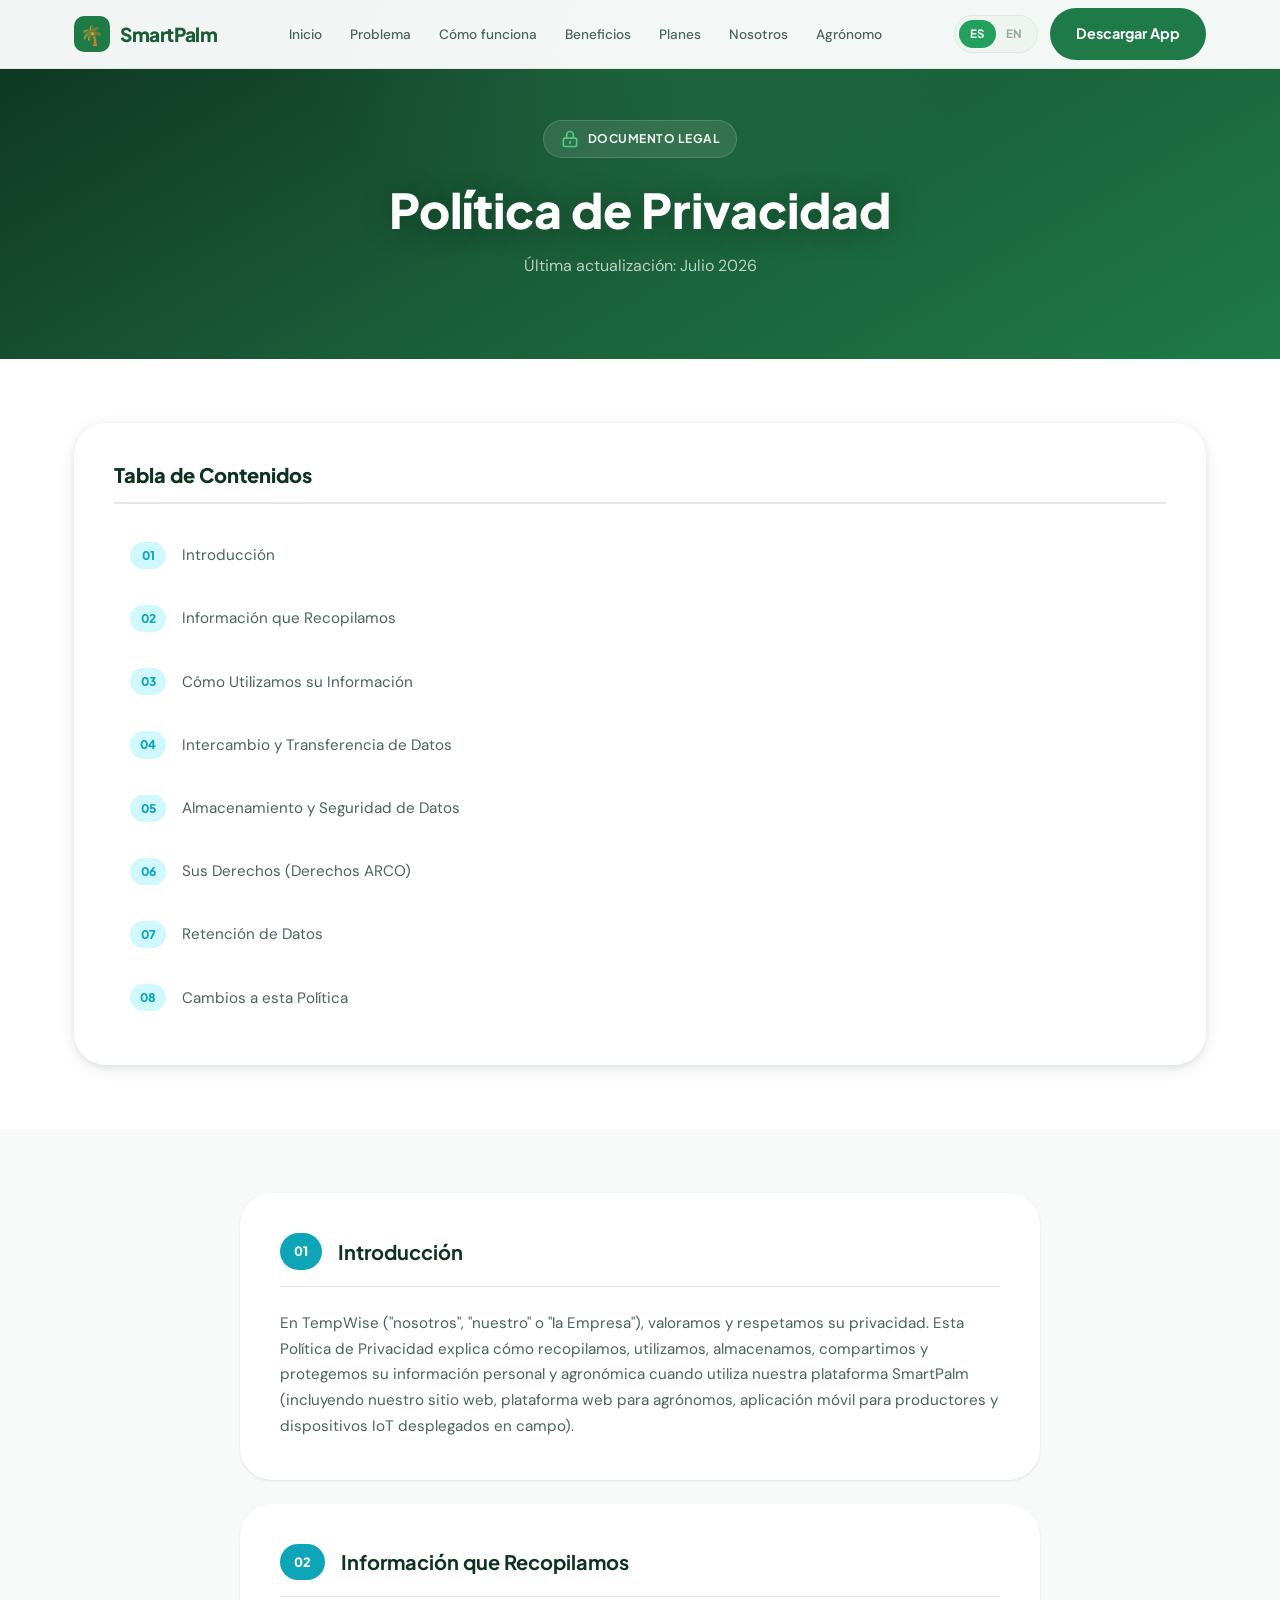
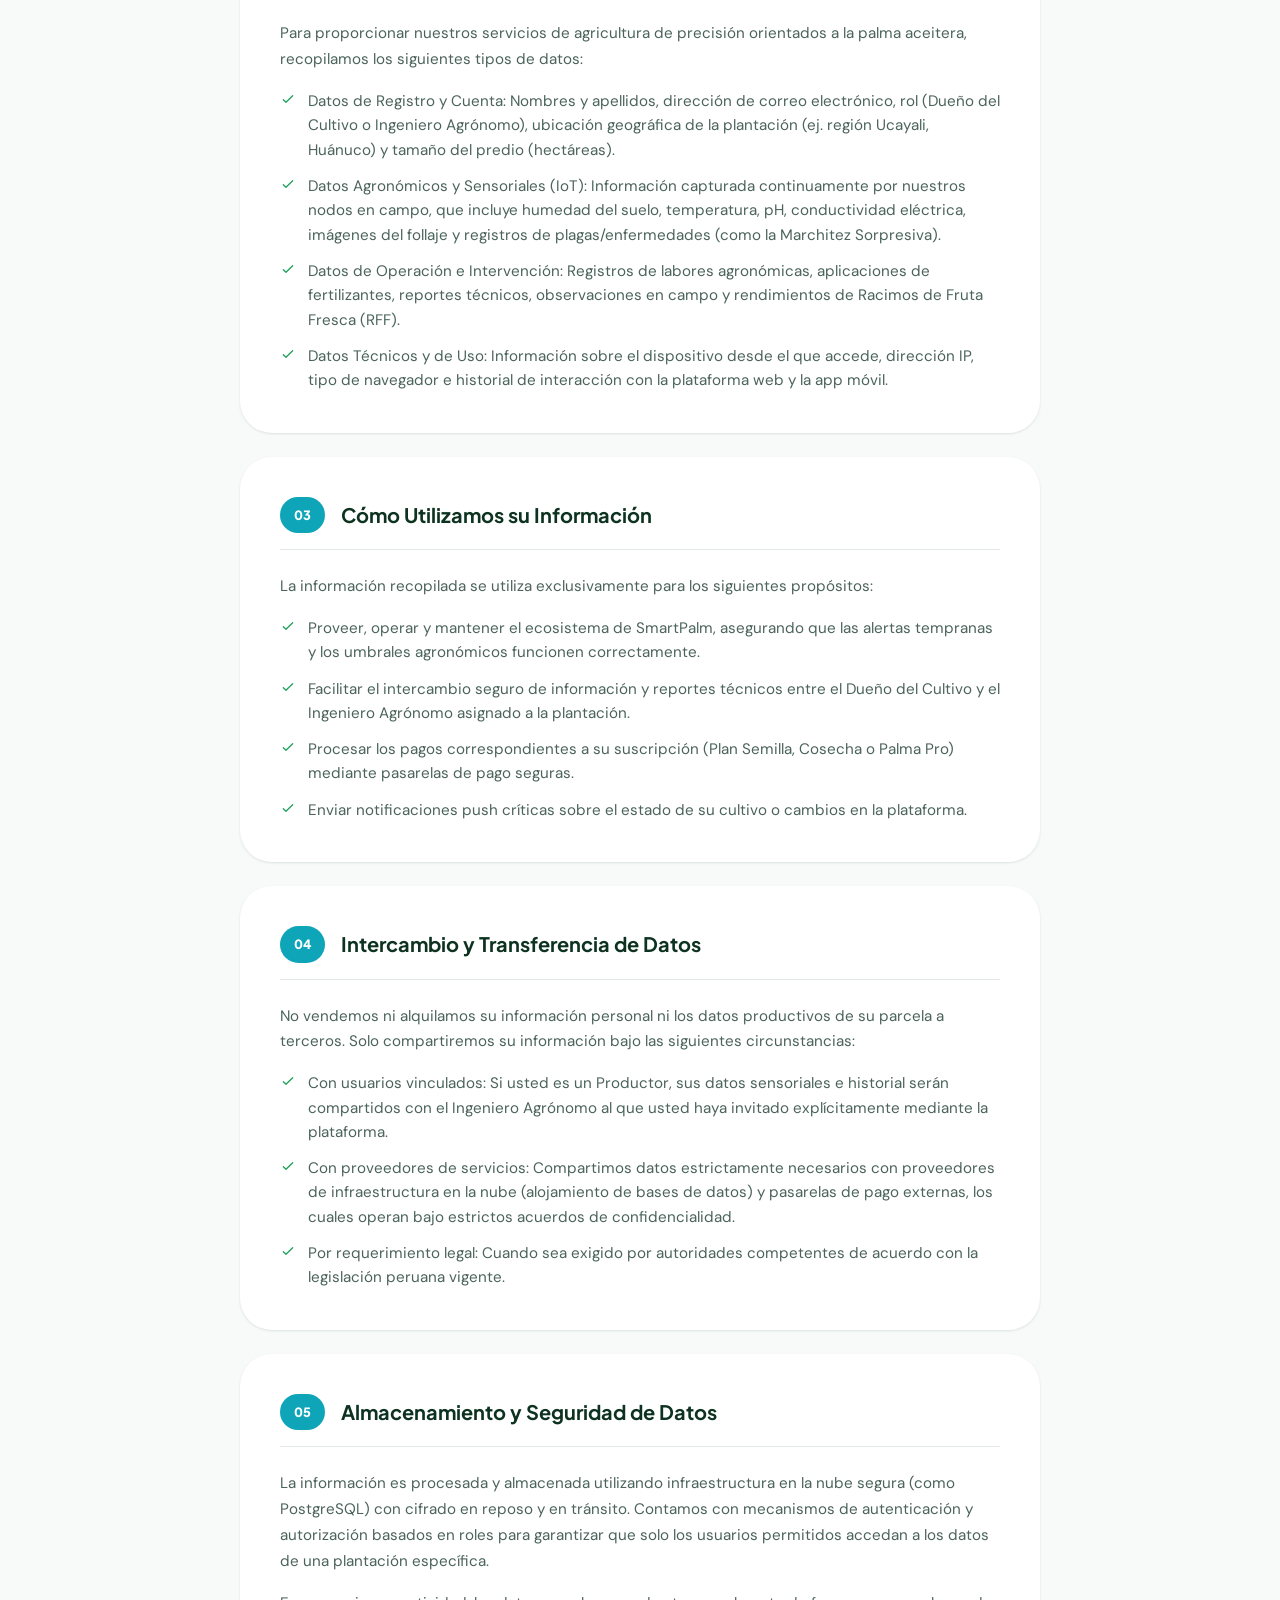
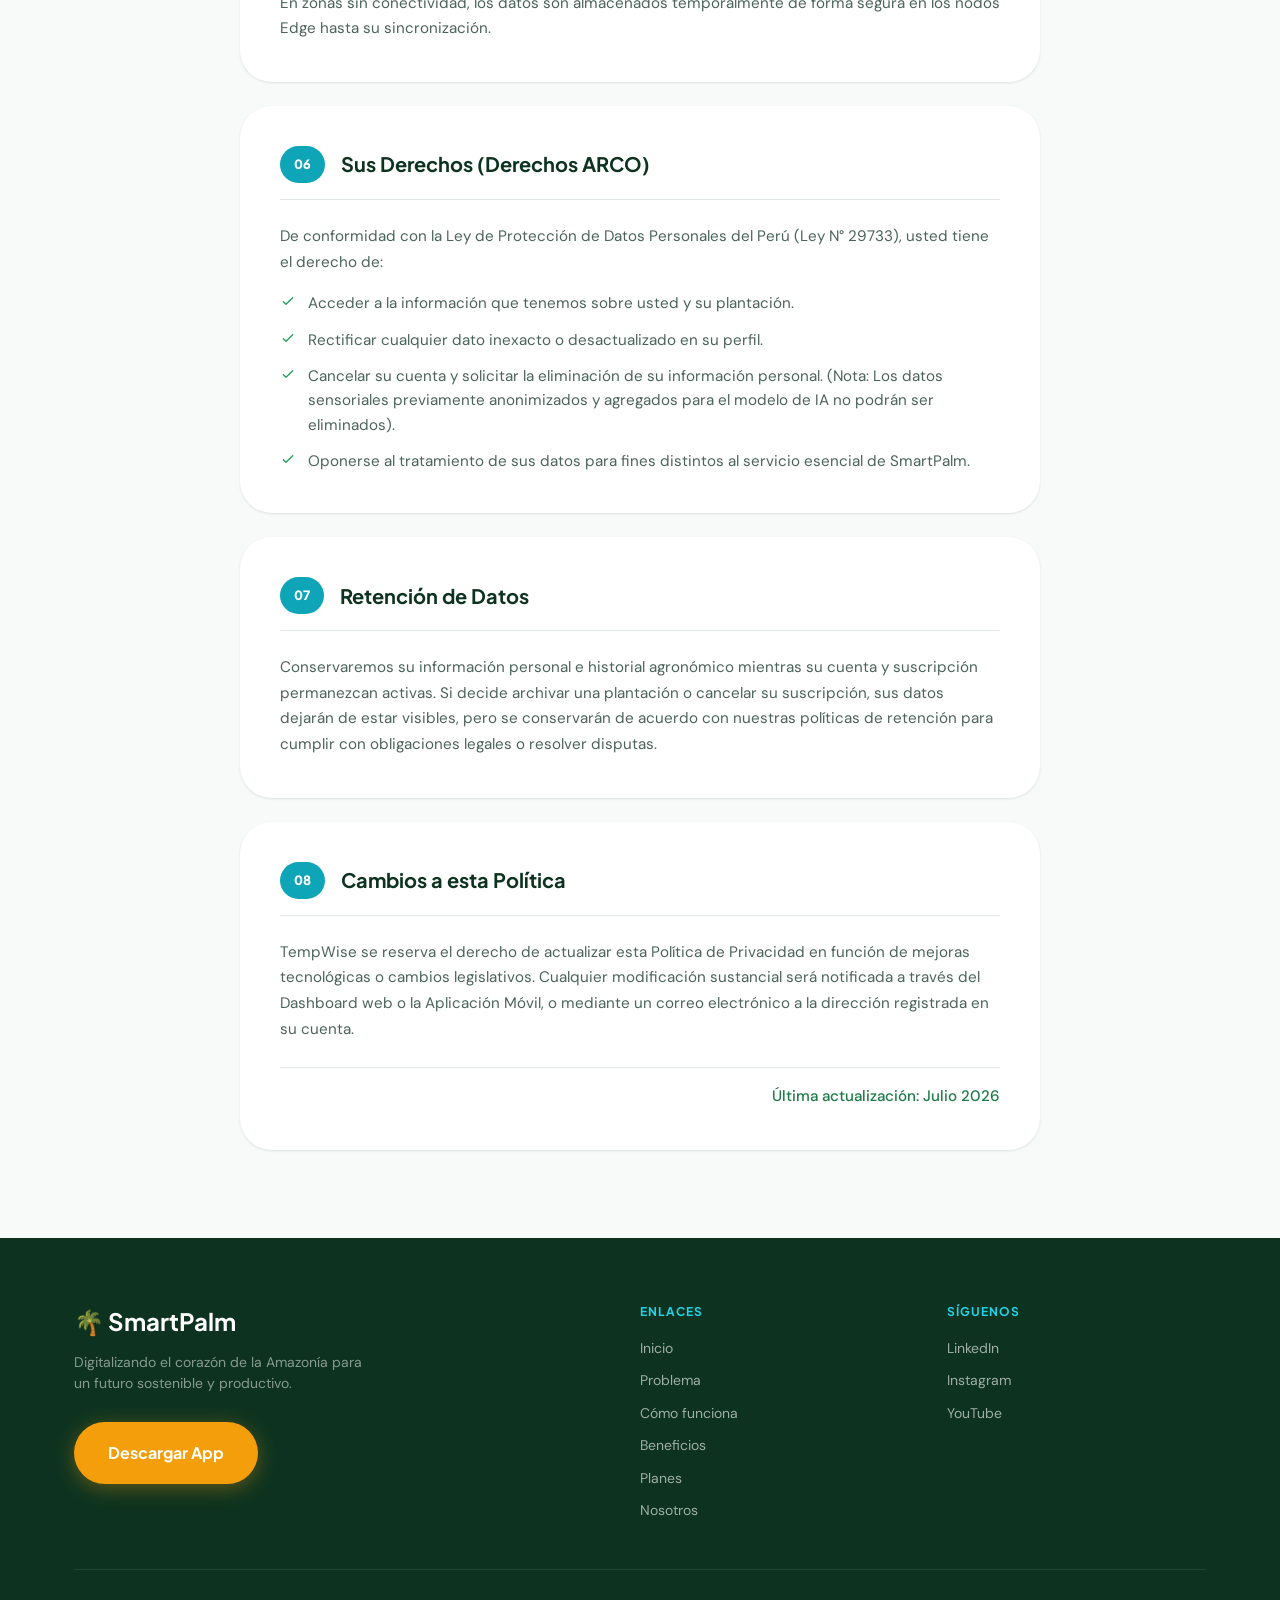
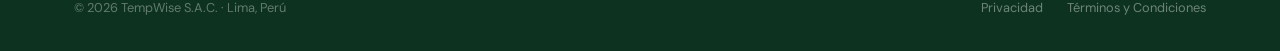
<file: privacidad.html>
<!DOCTYPE html>
<html lang="es" data-lang="es">
<head>
  <meta charset="UTF-8">
  <meta name="viewport" content="width=device-width, initial-scale=1.0">
  <title>Política de Privacidad - SmartPalm</title>
  <meta name="description" content="Política de Privacidad de SmartPalm - Plataforma AgTech para monitoreo de cultivos de palma aceitera.">
  <link rel="preconnect" href="https://fonts.googleapis.com">
  <link href="https://fonts.googleapis.com/css2?family=Plus+Jakarta+Sans:wght@600;700;800&family=DM+Sans:wght@400;500&display=swap" rel="stylesheet">
  <link rel="stylesheet" href="style.css">
</head>
<body>

<!-- ============================
     HEADER
=========================== -->
<header class="header" id="mainHeader">
  <div class="container">
    <nav class="nav">
      <a href="index.html" class="logo">
        <div class="logo-icon">🌴</div>
        SmartPalm
      </a>

      <span class="page-badge badge-green">Para Agricultores</span>

      <ul class="nav-links">
        <li><a href="index.html#inicio" data-i18n="nav.inicio">Inicio</a></li>
        <li><a href="index.html#problema" data-i18n="nav.problema">Problema</a></li>
        <li><a href="index.html#como-funciona" data-i18n="nav.como-funciona">Cómo funciona</a></li>
        <li><a href="index.html#beneficios" data-i18n="nav.beneficios">Beneficios</a></li>
        <li><a href="index.html#planes" data-i18n="nav.planes">Planes</a></li>
        <li><a href="index.html#nosotros" data-i18n="nav.equipo">Nosotros</a></li>
        <li><a href="agronomo.html" data-i18n="nav.agronomo">Agrónomo</a></li>
      </ul>

      <div class="nav-actions">
        <div class="lang-toggle" id="langToggle" onclick="toggleLang()">
          <div class="lang-slider"></div>
          <span class="lang-opt active" data-lang="es">ES</span>
          <span class="lang-opt" data-lang="en">EN</span>
        </div>
        <a href="index.html" class="btn btn-primary" data-i18n="nav.cta">Descargar App</a>
      </div>

      <div class="nav-hamburger" onclick="openMobileNav()">
        <span></span><span></span><span></span>
      </div>
    </nav>
  </div>
</header>

<!-- ============================
     MOBILE NAV
=========================== -->
<div class="mobile-nav" id="mobileNav">
  <button class="mobile-nav-close" onclick="closeMobileNav()">×</button>
  <a href="index.html#inicio" onclick="closeMobileNav()" data-i18n="nav.inicio">Inicio</a>
  <a href="index.html#problema" onclick="closeMobileNav()" data-i18n="nav.problema">Problema</a>
  <a href="index.html#como-funciona" onclick="closeMobileNav()" data-i18n="nav.como-funciona">Cómo funciona</a>
  <a href="index.html#beneficios" onclick="closeMobileNav()" data-i18n="nav.beneficios">Beneficios</a>
  <a href="index.html#planes" onclick="closeMobileNav()" data-i18n="nav.planes">Planes</a>
  <a href="index.html#nosotros" onclick="closeMobileNav()" data-i18n="nav.equipo">Nosotros</a>
  <a href="agronomo.html" data-i18n="nav.agronomo">Agrónomo</a>
  <a href="index.html" class="btn btn-primary" data-i18n="nav.cta">Descargar App</a>
</div>

<main>
  <!-- ============================
       HERO SECTION
  ============================ -->
  <section class="legal-hero">
    <div class="container">
      <div class="legal-hero-content">
        <div class="legal-badge">
          <svg width="20" height="20" viewBox="0 0 24 24" fill="none"><path d="M12 15v2m-6 4h12a2 2 0 002-2v-6a2 2 0 00-2-2H6a2 2 0 00-2 2v6a2 2 0 002 2zm10-10V7a4 4 0 00-8 0v4h8z" stroke="currentColor" stroke-width="2" stroke-linecap="round" stroke-linejoin="round"/></svg>
          <span data-i18n="legal.badge">Documento Legal</span>
        </div>
        <h1 class="legal-title" data-i18n="legal.privacy.title">Política de Privacidad</h1>
        <p class="legal-subtitle" data-i18n="legal.lastUpdated">Última actualización: Julio 2026</p>
      </div>
    </div>
  </section>

  <!-- ============================
       TABLE OF CONTENTS
  ============================ -->
  <section class="section">
    <div class="container">
      <div class="toc-container">
        <h2 class="toc-title" data-i18n="legal.toc.title">Tabla de Contenidos</h2>
        <nav class="toc-nav">
          <a href="#seccion-1" class="toc-link">
            <span class="toc-number">01</span>
            <span data-i18n="privacy.toc.s1">Introducción</span>
          </a>
          <a href="#seccion-2" class="toc-link">
            <span class="toc-number">02</span>
            <span data-i18n="privacy.toc.s2">Información que Recopilamos</span>
          </a>
          <a href="#seccion-3" class="toc-link">
            <span class="toc-number">03</span>
            <span data-i18n="privacy.toc.s3">Cómo Utilizamos su Información</span>
          </a>
          <a href="#seccion-4" class="toc-link">
            <span class="toc-number">04</span>
            <span data-i18n="privacy.toc.s4">Intercambio y Transferencia de Datos</span>
          </a>
          <a href="#seccion-5" class="toc-link">
            <span class="toc-number">05</span>
            <span data-i18n="privacy.toc.s5">Almacenamiento y Seguridad de Datos</span>
          </a>
          <a href="#seccion-6" class="toc-link">
            <span class="toc-number">06</span>
            <span data-i18n="privacy.toc.s6">Sus Derechos (Derechos ARCO)</span>
          </a>
          <a href="#seccion-7" class="toc-link">
            <span class="toc-number">07</span>
            <span data-i18n="privacy.toc.s7">Retención de Datos</span>
          </a>
          <a href="#seccion-8" class="toc-link">
            <span class="toc-number">08</span>
            <span data-i18n="privacy.toc.s8">Cambios a esta Política</span>
          </a>
        </nav>
      </div>
    </div>
  </section>

  <!-- ============================
       LEGAL CONTENT
  ============================ -->
  <section class="section section-alt">
    <div class="container">
      <div class="legal-content">

        <!-- Sección 1 -->
        <div class="legal-section" id="seccion-1">
          <div class="legal-section-header">
            <span class="legal-section-number">01</span>
            <h2 data-i18n="privacy.s1.title">Introducción</h2>
          </div>
          <div class="legal-section-body">
            <p data-i18n="privacy.s1.p1">En <strong>TempWise</strong> ("nosotros", "nuestro" o "la Empresa"), valoramos y respetamos su privacidad. Esta Política de Privacidad explica cómo recopilamos, utilizamos, almacenamos, compartimos y protegemos su información personal y agronómica cuando utiliza nuestra plataforma <strong>SmartPalm</strong> (incluyendo nuestro sitio web, plataforma web para agrónomos, aplicación móvil para productores y dispositivos IoT desplegados en campo).</p>
          </div>
        </div>

        <!-- Sección 2 -->
        <div class="legal-section" id="seccion-2">
          <div class="legal-section-header">
            <span class="legal-section-number">02</span>
            <h2 data-i18n="privacy.s2.title">Información que Recopilamos</h2>
          </div>
          <div class="legal-section-body">
            <p data-i18n="privacy.s2.p1">Para proporcionar nuestros servicios de agricultura de precisión orientados a la palma aceitera, recopilamos los siguientes tipos de datos:</p>
            <ul class="legal-list">
              <li class="legal-list-item">
                <span class="legal-list-icon">
                  <svg width="16" height="16" viewBox="0 0 24 24" fill="none"><path d="M5 13l4 4L19 7" stroke="var(--green-600)" stroke-width="2" stroke-linecap="round" stroke-linejoin="round"/></svg>
                </span>
                <span class="legal-list-text" data-i18n="privacy.s2.l1"><strong>Datos de Registro y Cuenta:</strong> Nombres y apellidos, dirección de correo electrónico, rol (Dueño del Cultivo o Ingeniero Agrónomo), ubicación geográfica de la plantación (ej. región Ucayali, Huánuco) y tamaño del predio (hectáreas).</span>
              </li>
              <li class="legal-list-item">
                <span class="legal-list-icon">
                  <svg width="16" height="16" viewBox="0 0 24 24" fill="none"><path d="M5 13l4 4L19 7" stroke="var(--green-600)" stroke-width="2" stroke-linecap="round" stroke-linejoin="round"/></svg>
                </span>
                <span class="legal-list-text" data-i18n="privacy.s2.l2"><strong>Datos Agronómicos y Sensoriales (IoT):</strong> Información capturada continuamente por nuestros nodos en campo, que incluye humedad del suelo, temperatura, pH, conductividad eléctrica, imágenes del follaje y registros de plagas/enfermedades (como la Marchitez Sorpresiva).</span>
              </li>
              <li class="legal-list-item">
                <span class="legal-list-icon">
                  <svg width="16" height="16" viewBox="0 0 24 24" fill="none"><path d="M5 13l4 4L19 7" stroke="var(--green-600)" stroke-width="2" stroke-linecap="round" stroke-linejoin="round"/></svg>
                </span>
                <span class="legal-list-text" data-i18n="privacy.s2.l3"><strong>Datos de Operación e Intervención:</strong> Registros de labores agronómicas, aplicaciones de fertilizantes, reportes técnicos, observaciones en campo y rendimientos de Racimos de Fruta Fresca (RFF).</span>
              </li>
              <li class="legal-list-item">
                <span class="legal-list-icon">
                  <svg width="16" height="16" viewBox="0 0 24 24" fill="none"><path d="M5 13l4 4L19 7" stroke="var(--green-600)" stroke-width="2" stroke-linecap="round" stroke-linejoin="round"/></svg>
                </span>
                <span class="legal-list-text" data-i18n="privacy.s2.l4"><strong>Datos Técnicos y de Uso:</strong> Información sobre el dispositivo desde el que accede, dirección IP, tipo de navegador e historial de interacción con la plataforma web y la app móvil.</span>
              </li>
            </ul>
          </div>
        </div>

        <!-- Sección 3 -->
        <div class="legal-section" id="seccion-3">
          <div class="legal-section-header">
            <span class="legal-section-number">03</span>
            <h2 data-i18n="privacy.s3.title">Cómo Utilizamos su Información</h2>
          </div>
          <div class="legal-section-body">
            <p data-i18n="privacy.s3.p1">La información recopilada se utiliza exclusivamente para los siguientes propósitos:</p>
            <ul class="legal-list">
              <li class="legal-list-item">
                <span class="legal-list-icon">
                  <svg width="16" height="16" viewBox="0 0 24 24" fill="none"><path d="M5 13l4 4L19 7" stroke="var(--green-600)" stroke-width="2" stroke-linecap="round" stroke-linejoin="round"/></svg>
                </span>
                <span class="legal-list-text" data-i18n="privacy.s3.l1">Proveer, operar y mantener el ecosistema de SmartPalm, asegurando que las alertas tempranas y los umbrales agronómicos funcionen correctamente.</span>
              </li>
              <li class="legal-list-item">
                <span class="legal-list-icon">
                  <svg width="16" height="16" viewBox="0 0 24 24" fill="none"><path d="M5 13l4 4L19 7" stroke="var(--green-600)" stroke-width="2" stroke-linecap="round" stroke-linejoin="round"/></svg>
                </span>
                <span class="legal-list-text" data-i18n="privacy.s3.l2">Facilitar el intercambio seguro de información y reportes técnicos entre el Dueño del Cultivo y el Ingeniero Agrónomo asignado a la plantación.</span>
              </li>
              <li class="legal-list-item">
                <span class="legal-list-icon">
                  <svg width="16" height="16" viewBox="0 0 24 24" fill="none"><path d="M5 13l4 4L19 7" stroke="var(--green-600)" stroke-width="2" stroke-linecap="round" stroke-linejoin="round"/></svg>
                </span>
                <span class="legal-list-text" data-i18n="privacy.s3.l3">Procesar los pagos correspondientes a su suscripción (Plan Semilla, Cosecha o Palma Pro) mediante pasarelas de pago seguras.</span>
              </li>
              <li class="legal-list-item">
                <span class="legal-list-icon">
                  <svg width="16" height="16" viewBox="0 0 24 24" fill="none"><path d="M5 13l4 4L19 7" stroke="var(--green-600)" stroke-width="2" stroke-linecap="round" stroke-linejoin="round"/></svg>
                </span>
                <span class="legal-list-text" data-i18n="privacy.s3.l4">Enviar notificaciones push críticas sobre el estado de su cultivo o cambios en la plataforma.</span>
              </li>
            </ul>
          </div>
        </div>

        <!-- Sección 4 -->
        <div class="legal-section" id="seccion-4">
          <div class="legal-section-header">
            <span class="legal-section-number">04</span>
            <h2 data-i18n="privacy.s4.title">Intercambio y Transferencia de Datos</h2>
          </div>
          <div class="legal-section-body">
            <p data-i18n="privacy.s4.p1">No vendemos ni alquilamos su información personal ni los datos productivos de su parcela a terceros. Solo compartiremos su información bajo las siguientes circunstancias:</p>
            <ul class="legal-list">
              <li class="legal-list-item">
                <span class="legal-list-icon">
                  <svg width="16" height="16" viewBox="0 0 24 24" fill="none"><path d="M5 13l4 4L19 7" stroke="var(--green-600)" stroke-width="2" stroke-linecap="round" stroke-linejoin="round"/></svg>
                </span>
                <span class="legal-list-text" data-i18n="privacy.s4.l1"><strong>Con usuarios vinculados:</strong> Si usted es un Productor, sus datos sensoriales e historial serán compartidos con el Ingeniero Agrónomo al que usted haya invitado explícitamente mediante la plataforma.</span>
              </li>
              <li class="legal-list-item">
                <span class="legal-list-icon">
                  <svg width="16" height="16" viewBox="0 0 24 24" fill="none"><path d="M5 13l4 4L19 7" stroke="var(--green-600)" stroke-width="2" stroke-linecap="round" stroke-linejoin="round"/></svg>
                </span>
                <span class="legal-list-text" data-i18n="privacy.s4.l2"><strong>Con proveedores de servicios:</strong> Compartimos datos estrictamente necesarios con proveedores de infraestructura en la nube (alojamiento de bases de datos) y pasarelas de pago externas, los cuales operan bajo estrictos acuerdos de confidencialidad.</span>
              </li>
              <li class="legal-list-item">
                <span class="legal-list-icon">
                  <svg width="16" height="16" viewBox="0 0 24 24" fill="none"><path d="M5 13l4 4L19 7" stroke="var(--green-600)" stroke-width="2" stroke-linecap="round" stroke-linejoin="round"/></svg>
                </span>
                <span class="legal-list-text" data-i18n="privacy.s4.l3"><strong>Por requerimiento legal:</strong> Cuando sea exigido por autoridades competentes de acuerdo con la legislación peruana vigente.</span>
              </li>
            </ul>
          </div>
        </div>

        <!-- Sección 5 -->
        <div class="legal-section" id="seccion-5">
          <div class="legal-section-header">
            <span class="legal-section-number">05</span>
            <h2 data-i18n="privacy.s5.title">Almacenamiento y Seguridad de Datos</h2>
          </div>
          <div class="legal-section-body">
            <p data-i18n="privacy.s5.p1">La información es procesada y almacenada utilizando infraestructura en la nube segura (como PostgreSQL) con cifrado en reposo y en tránsito. Contamos con mecanismos de autenticación y autorización basados en roles para garantizar que solo los usuarios permitidos accedan a los datos de una plantación específica.</p>
            <p data-i18n="privacy.s5.p2">En zonas sin conectividad, los datos son almacenados temporalmente de forma segura en los nodos Edge hasta su sincronización.</p>
          </div>
        </div>

        <!-- Sección 6 -->
        <div class="legal-section" id="seccion-6">
          <div class="legal-section-header">
            <span class="legal-section-number">06</span>
            <h2 data-i18n="privacy.s6.title">Sus Derechos (Derechos ARCO)</h2>
          </div>
          <div class="legal-section-body">
            <p data-i18n="privacy.s6.p1">De conformidad con la Ley de Protección de Datos Personales del Perú (Ley N° 29733), usted tiene el derecho de:</p>
            <ul class="legal-list">
              <li class="legal-list-item">
                <span class="legal-list-icon">
                  <svg width="16" height="16" viewBox="0 0 24 24" fill="none"><path d="M5 13l4 4L19 7" stroke="var(--green-600)" stroke-width="2" stroke-linecap="round" stroke-linejoin="round"/></svg>
                </span>
                <span class="legal-list-text" data-i18n="privacy.s6.l1"><strong>Acceder</strong> a la información que tenemos sobre usted y su plantación.</span>
              </li>
              <li class="legal-list-item">
                <span class="legal-list-icon">
                  <svg width="16" height="16" viewBox="0 0 24 24" fill="none"><path d="M5 13l4 4L19 7" stroke="var(--green-600)" stroke-width="2" stroke-linecap="round" stroke-linejoin="round"/></svg>
                </span>
                <span class="legal-list-text" data-i18n="privacy.s6.l2"><strong>Rectificar</strong> cualquier dato inexacto o desactualizado en su perfil.</span>
              </li>
              <li class="legal-list-item">
                <span class="legal-list-icon">
                  <svg width="16" height="16" viewBox="0 0 24 24" fill="none"><path d="M5 13l4 4L19 7" stroke="var(--green-600)" stroke-width="2" stroke-linecap="round" stroke-linejoin="round"/></svg>
                </span>
                <span class="legal-list-text" data-i18n="privacy.s6.l3"><strong>Cancelar</strong> su cuenta y solicitar la eliminación de su información personal. (Nota: Los datos sensoriales previamente anonimizados y agregados para el modelo de IA no podrán ser eliminados).</span>
              </li>
              <li class="legal-list-item">
                <span class="legal-list-icon">
                  <svg width="16" height="16" viewBox="0 0 24 24" fill="none"><path d="M5 13l4 4L19 7" stroke="var(--green-600)" stroke-width="2" stroke-linecap="round" stroke-linejoin="round"/></svg>
                </span>
                <span class="legal-list-text" data-i18n="privacy.s6.l4"><strong>Oponerse</strong> al tratamiento de sus datos para fines distintos al servicio esencial de SmartPalm.</span>
              </li>
            </ul>
          </div>
        </div>

        <!-- Sección 7 -->
        <div class="legal-section" id="seccion-7">
          <div class="legal-section-header">
            <span class="legal-section-number">07</span>
            <h2 data-i18n="privacy.s7.title">Retención de Datos</h2>
          </div>
          <div class="legal-section-body">
            <p data-i18n="privacy.s7.p1">Conservaremos su información personal e historial agronómico mientras su cuenta y suscripción permanezcan activas. Si decide archivar una plantación o cancelar su suscripción, sus datos dejarán de estar visibles, pero se conservarán de acuerdo con nuestras políticas de retención para cumplir con obligaciones legales o resolver disputas.</p>
          </div>
        </div>

        <!-- Sección 8 -->
        <div class="legal-section" id="seccion-8">
          <div class="legal-section-header">
            <span class="legal-section-number">08</span>
            <h2 data-i18n="privacy.s8.title">Cambios a esta Política</h2>
          </div>
          <div class="legal-section-body">
            <p data-i18n="privacy.s8.p1">TempWise se reserva el derecho de actualizar esta Política de Privacidad en función de mejoras tecnológicas o cambios legislativos. Cualquier modificación sustancial será notificada a través del Dashboard web o la Aplicación Móvil, o mediante un correo electrónico a la dirección registrada en su cuenta.</p>
            <p class="legal-updated"><em data-i18n="privacy.s8.p2">Última actualización: Julio 2026</em></p>
          </div>
        </div>

      </div>
    </div>
  </section>
</main>

<!-- ============================
     FOOTER
=========================== -->
<footer class="footer">
  <div class="container">
    <div class="footer-grid">
      <div class="footer-brand">
        <div class="footer-logo">🌴 SmartPalm</div>
        <p>Digitalizando el corazón de la Amazonía para un futuro sostenible y productivo.</p>
        <div class="footer-cta">
          <a href="index.html" class="btn btn-amber btn-lg">Descargar App</a>
        </div>
      </div>

      <div class="footer-nav">
        <h5>Enlaces</h5>
        <nav>
          <a href="index.html#inicio">Inicio</a>
          <a href="index.html#problema">Problema</a>
          <a href="index.html#como-funciona">Cómo funciona</a>
          <a href="index.html#beneficios">Beneficios</a>
          <a href="index.html#planes">Planes</a>
          <a href="index.html#nosotros">Nosotros</a>
        </nav>
      </div>

      <div class="footer-social">
        <h5>Síguenos</h5>
        <nav>
          <a href="#" target="_blank">LinkedIn</a>
          <a href="#" target="_blank">Instagram</a>
          <a href="#" target="_blank">YouTube</a>
        </nav>
      </div>
    </div>

    <div class="footer-bottom">
      <p>© 2026 TempWise S.A.C. · Lima, Perú</p>
      <div class="footer-legal-links">
        <a href="privacidad.html">Privacidad</a>
        <a href="terminos.html">Términos y Condiciones</a>
      </div>
    </div>
  </div>
</footer>

<script src="app.js"></script>
</body>
</html>
</file>
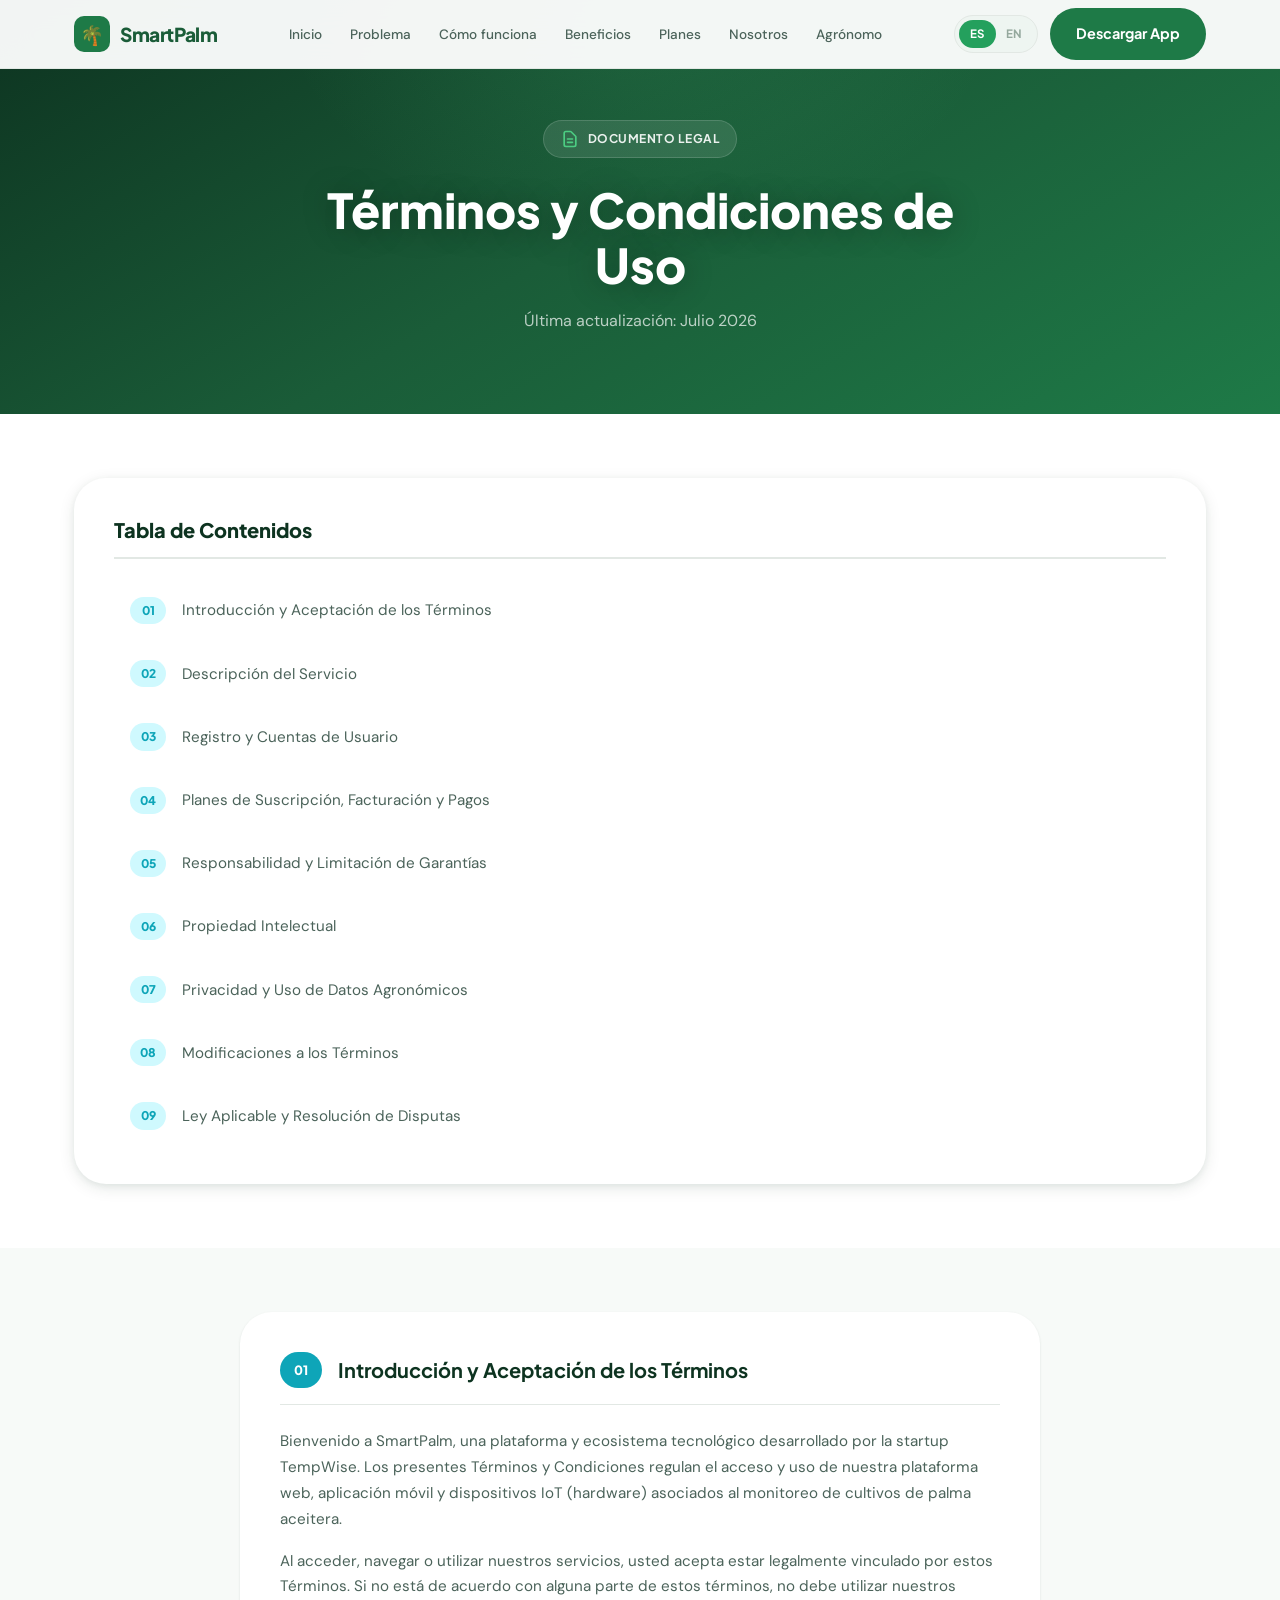
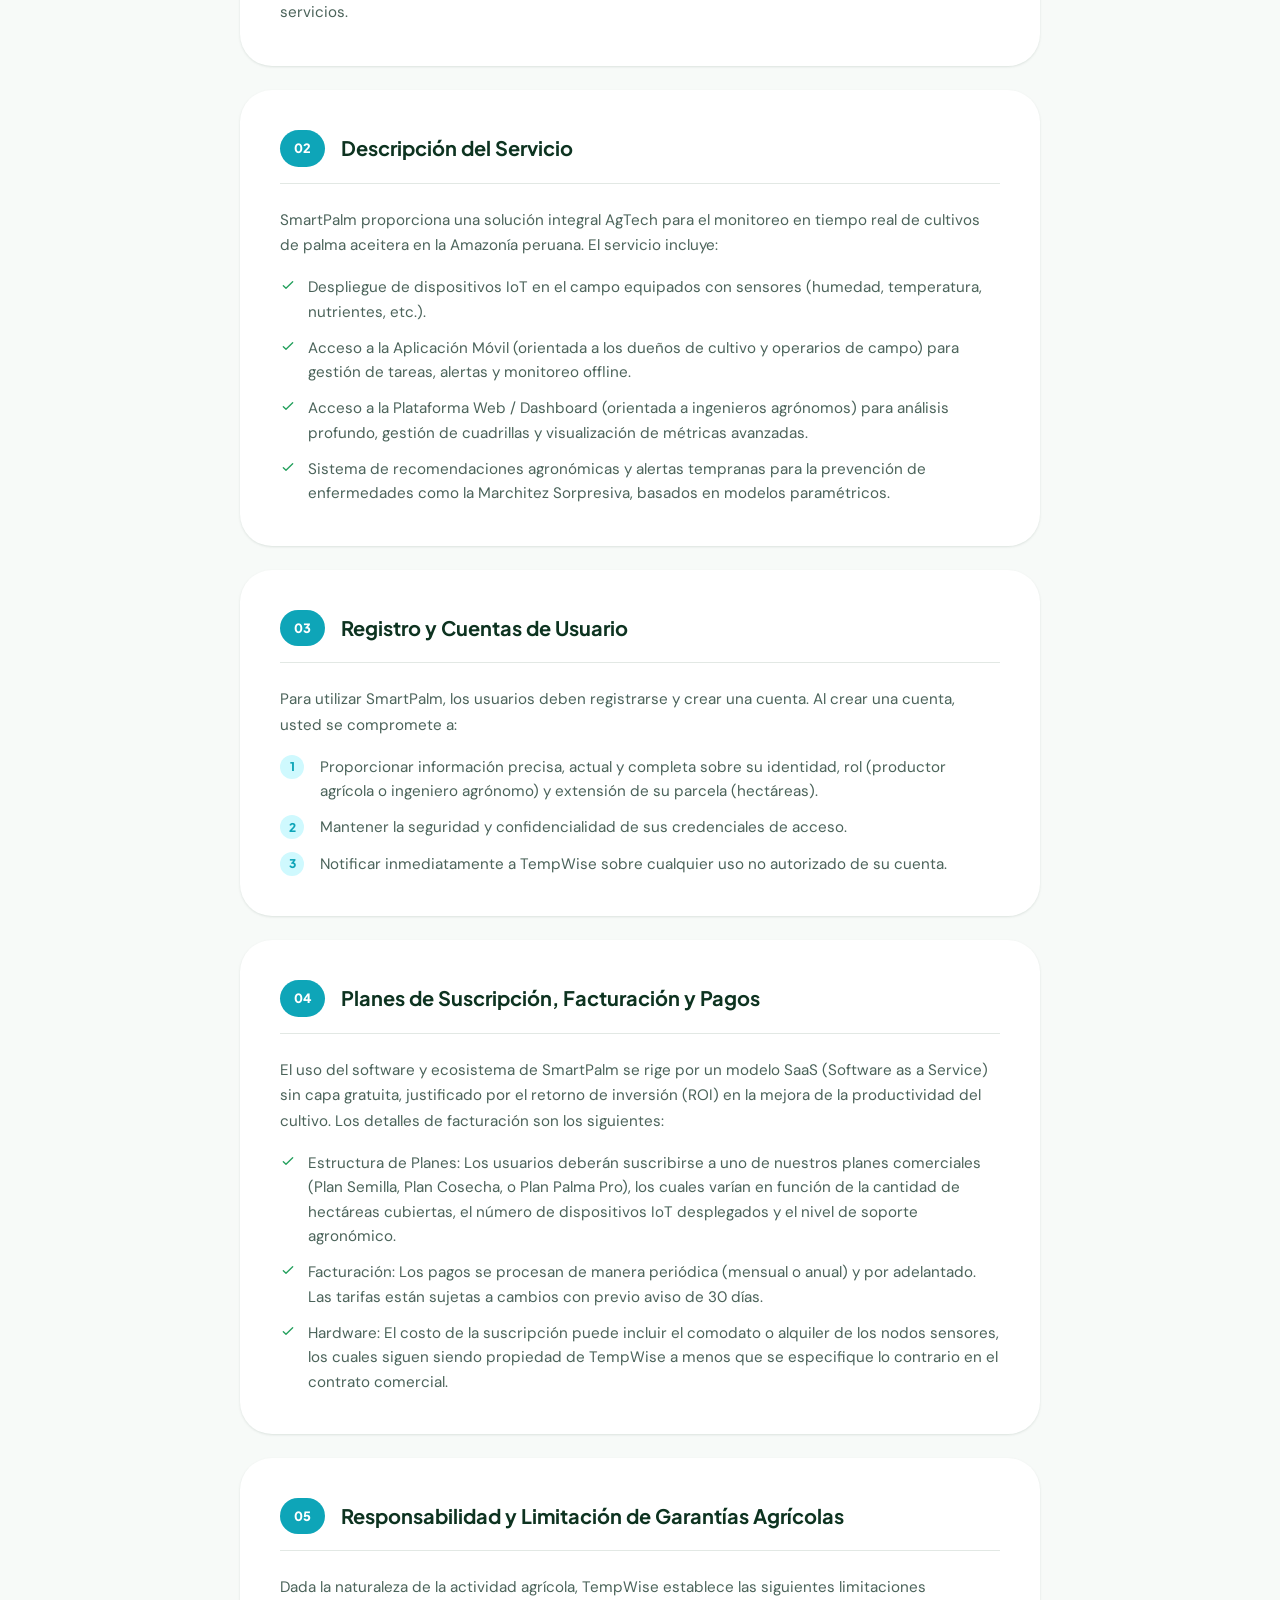
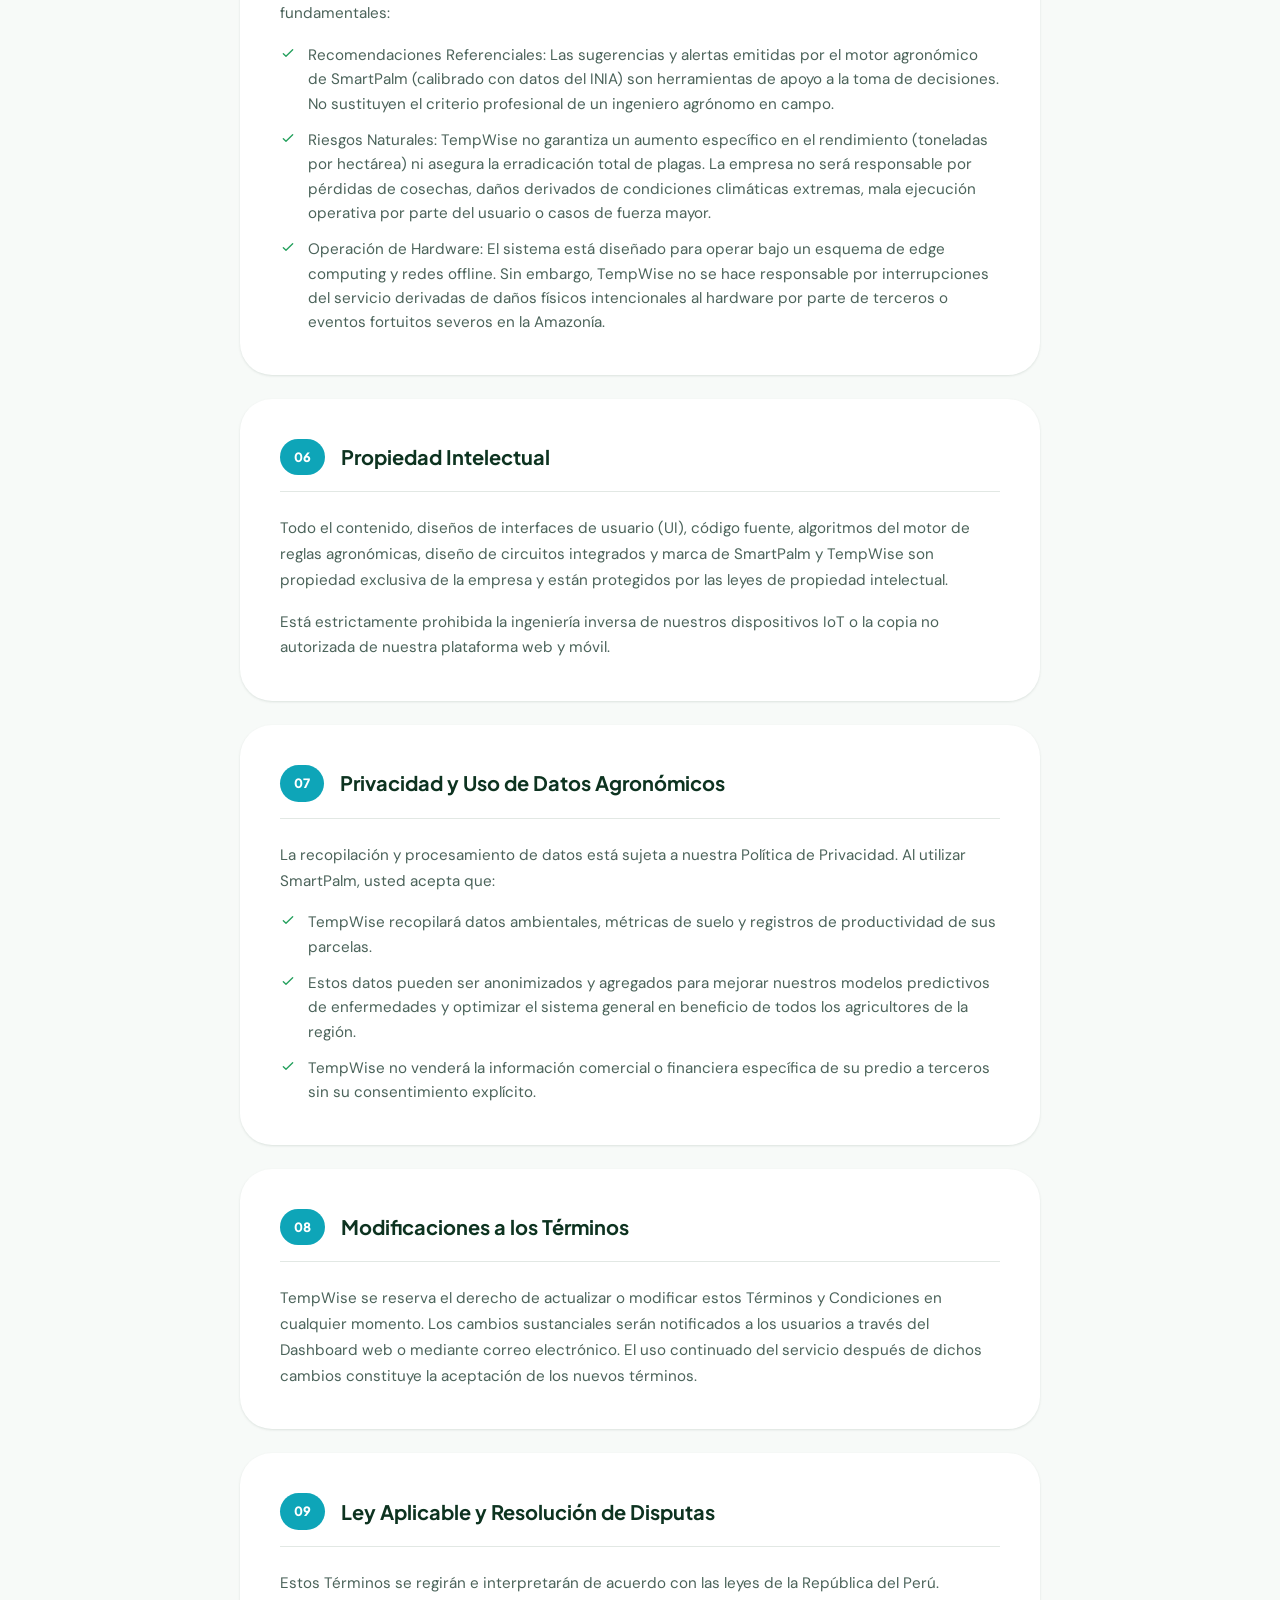
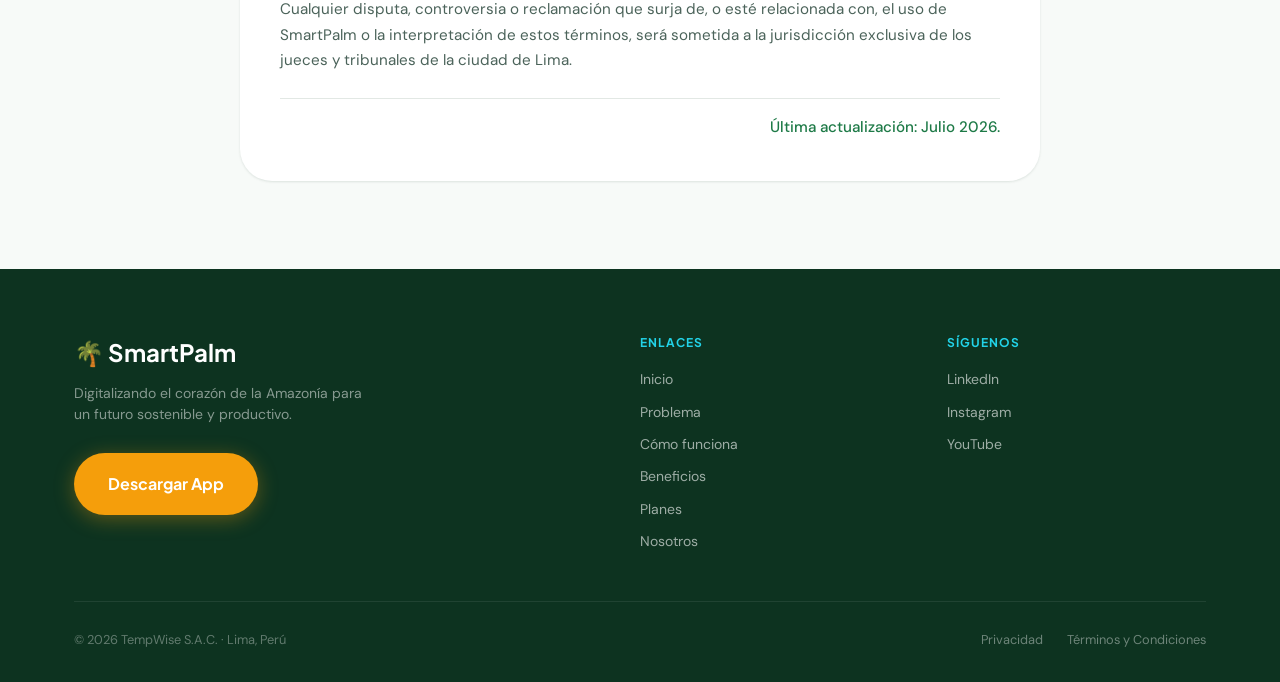
<file: terminos.html>
<!DOCTYPE html>
<html lang="es" data-lang="es">
<head>
  <meta charset="UTF-8">
  <meta name="viewport" content="width=device-width, initial-scale=1.0">
  <title>Términos y Condiciones - SmartPalm</title>
  <meta name="description" content="Términos y Condiciones de Uso de SmartPalm - Plataforma AgTech para monitoreo de cultivos de palma aceitera.">
  <link rel="preconnect" href="https://fonts.googleapis.com">
  <link href="https://fonts.googleapis.com/css2?family=Plus+Jakarta+Sans:wght@600;700;800&family=DM+Sans:wght@400;500&display=swap" rel="stylesheet">
  <link rel="stylesheet" href="style.css">
</head>
<body>

<!-- ============================
     HEADER
=========================== -->
<header class="header" id="mainHeader">
  <div class="container">
    <nav class="nav">
      <a href="index.html" class="logo">
        <div class="logo-icon">🌴</div>
        SmartPalm
      </a>

      <span class="page-badge badge-green">Para Agricultores</span>

      <ul class="nav-links">
        <li><a href="index.html#inicio" data-i18n="nav.inicio">Inicio</a></li>
        <li><a href="index.html#problema" data-i18n="nav.problema">Problema</a></li>
        <li><a href="index.html#como-funciona" data-i18n="nav.como-funciona">Cómo funciona</a></li>
        <li><a href="index.html#beneficios" data-i18n="nav.beneficios">Beneficios</a></li>
        <li><a href="index.html#planes" data-i18n="nav.planes">Planes</a></li>
        <li><a href="index.html#nosotros" data-i18n="nav.equipo">Nosotros</a></li>
        <li><a href="agronomo.html" data-i18n="nav.agronomo">Agrónomo</a></li>
      </ul>

      <div class="nav-actions">
        <div class="lang-toggle" id="langToggle" onclick="toggleLang()">
          <div class="lang-slider"></div>
          <span class="lang-opt active" data-lang="es">ES</span>
          <span class="lang-opt" data-lang="en">EN</span>
        </div>
        <a href="index.html" class="btn btn-primary" data-i18n="nav.cta">Descargar App</a>
      </div>

      <div class="nav-hamburger" onclick="openMobileNav()">
        <span></span><span></span><span></span>
      </div>
    </nav>
  </div>
</header>

<!-- ============================
     MOBILE NAV
=========================== -->
<div class="mobile-nav" id="mobileNav">
  <button class="mobile-nav-close" onclick="closeMobileNav()">×</button>
  <a href="index.html#inicio" onclick="closeMobileNav()" data-i18n="nav.inicio">Inicio</a>
  <a href="index.html#problema" onclick="closeMobileNav()" data-i18n="nav.problema">Problema</a>
  <a href="index.html#como-funciona" onclick="closeMobileNav()" data-i18n="nav.como-funciona">Cómo funciona</a>
  <a href="index.html#beneficios" onclick="closeMobileNav()" data-i18n="nav.beneficios">Beneficios</a>
  <a href="index.html#planes" onclick="closeMobileNav()" data-i18n="nav.planes">Planes</a>
  <a href="index.html#nosotros" onclick="closeMobileNav()" data-i18n="nav.equipo">Nosotros</a>
  <a href="agronomo.html" data-i18n="nav.agronomo">Agrónomo</a>
  <a href="index.html" class="btn btn-primary" data-i18n="nav.cta">Descargar App</a>
</div>

<main>
  <!-- ============================
       HERO SECTION
  ============================ -->
  <section class="legal-hero">
    <div class="container">
      <div class="legal-hero-content">
        <div class="legal-badge">
          <svg width="20" height="20" viewBox="0 0 24 24" fill="none"><path d="M9 12h6m-6 4h6m2 5H7a2 2 0 01-2-2V5a2 2 0 012-2h5.586a1 1 0 01.707.293l5.414 5.414a1 1 0 01.293.707V19a2 2 0 01-2 2z" stroke="currentColor" stroke-width="2" stroke-linecap="round" stroke-linejoin="round"/></svg>
          <span data-i18n="legal.badge">Documento Legal</span>
        </div>
        <h1 class="legal-title" data-i18n="legal.terms.title">Términos y Condiciones de Uso</h1>
        <p class="legal-subtitle" data-i18n="legal.lastUpdated">Última actualización: Julio 2026</p>
      </div>
    </div>
  </section>

  <!-- ============================
       TABLE OF CONTENTS
  ============================ -->
  <section class="section">
    <div class="container">
      <div class="toc-container">
        <h2 class="toc-title" data-i18n="legal.toc.title">Tabla de Contenidos</h2>
        <nav class="toc-nav">
          <a href="#seccion-1" class="toc-link">
            <span class="toc-number">01</span>
            <span data-i18n="terms.toc.s1">Introducción y Aceptación de los Términos</span>
          </a>
          <a href="#seccion-2" class="toc-link">
            <span class="toc-number">02</span>
            <span data-i18n="terms.toc.s2">Descripción del Servicio</span>
          </a>
          <a href="#seccion-3" class="toc-link">
            <span class="toc-number">03</span>
            <span data-i18n="terms.toc.s3">Registro y Cuentas de Usuario</span>
          </a>
          <a href="#seccion-4" class="toc-link">
            <span class="toc-number">04</span>
            <span data-i18n="terms.toc.s4">Planes de Suscripción, Facturación y Pagos</span>
          </a>
          <a href="#seccion-5" class="toc-link">
            <span class="toc-number">05</span>
            <span data-i18n="terms.toc.s5">Responsabilidad y Limitación de Garantías</span>
          </a>
          <a href="#seccion-6" class="toc-link">
            <span class="toc-number">06</span>
            <span data-i18n="terms.toc.s6">Propiedad Intelectual</span>
          </a>
          <a href="#seccion-7" class="toc-link">
            <span class="toc-number">07</span>
            <span data-i18n="terms.toc.s7">Privacidad y Uso de Datos Agronómicos</span>
          </a>
          <a href="#seccion-8" class="toc-link">
            <span class="toc-number">08</span>
            <span data-i18n="terms.toc.s8">Modificaciones a los Términos</span>
          </a>
          <a href="#seccion-9" class="toc-link">
            <span class="toc-number">09</span>
            <span data-i18n="terms.toc.s9">Ley Aplicable y Resolución de Disputas</span>
          </a>
        </nav>
      </div>
    </div>
  </section>

  <!-- ============================
       LEGAL CONTENT
  ============================ -->
  <section class="section section-alt">
    <div class="container">
      <div class="legal-content">

        <!-- Sección 1 -->
        <div class="legal-section" id="seccion-1">
          <div class="legal-section-header">
            <span class="legal-section-number">01</span>
            <h2 data-i18n="terms.s1.title">Introducción y Aceptación de los Términos</h2>
          </div>
          <div class="legal-section-body">
            <p data-i18n="terms.s1.p1">Bienvenido a <strong>SmartPalm</strong>, una plataforma y ecosistema tecnológico desarrollado por la startup <strong>TempWise</strong>. Los presentes Términos y Condiciones regulan el acceso y uso de nuestra plataforma web, aplicación móvil y dispositivos IoT (hardware) asociados al monitoreo de cultivos de palma aceitera.</p>
            <p data-i18n="terms.s1.p2">Al acceder, navegar o utilizar nuestros servicios, usted acepta estar legalmente vinculado por estos Términos. Si no está de acuerdo con alguna parte de estos términos, no debe utilizar nuestros servicios.</p>
          </div>
        </div>

        <!-- Sección 2 -->
        <div class="legal-section" id="seccion-2">
          <div class="legal-section-header">
            <span class="legal-section-number">02</span>
            <h2 data-i18n="terms.s2.title">Descripción del Servicio</h2>
          </div>
          <div class="legal-section-body">
            <p data-i18n="terms.s2.p1">SmartPalm proporciona una solución integral AgTech para el monitoreo en tiempo real de cultivos de palma aceitera en la Amazonía peruana. El servicio incluye:</p>
            <ul class="legal-list">
              <li class="legal-list-item">
                <span class="legal-list-icon">
                  <svg width="16" height="16" viewBox="0 0 24 24" fill="none"><path d="M5 13l4 4L19 7" stroke="var(--green-600)" stroke-width="2" stroke-linecap="round" stroke-linejoin="round"/></svg>
                </span>
                <span class="legal-list-text" data-i18n="terms.s2.l1">Despliegue de dispositivos IoT en el campo equipados con sensores (humedad, temperatura, nutrientes, etc.).</span>
              </li>
              <li class="legal-list-item">
                <span class="legal-list-icon">
                  <svg width="16" height="16" viewBox="0 0 24 24" fill="none"><path d="M5 13l4 4L19 7" stroke="var(--green-600)" stroke-width="2" stroke-linecap="round" stroke-linejoin="round"/></svg>
                </span>
                <span class="legal-list-text" data-i18n="terms.s2.l2">Acceso a la <strong>Aplicación Móvil</strong> (orientada a los dueños de cultivo y operarios de campo) para gestión de tareas, alertas y monitoreo offline.</span>
              </li>
              <li class="legal-list-item">
                <span class="legal-list-icon">
                  <svg width="16" height="16" viewBox="0 0 24 24" fill="none"><path d="M5 13l4 4L19 7" stroke="var(--green-600)" stroke-width="2" stroke-linecap="round" stroke-linejoin="round"/></svg>
                </span>
                <span class="legal-list-text" data-i18n="terms.s2.l3">Acceso a la <strong>Plataforma Web / Dashboard</strong> (orientada a ingenieros agrónomos) para análisis profundo, gestión de cuadrillas y visualización de métricas avanzadas.</span>
              </li>
              <li class="legal-list-item">
                <span class="legal-list-icon">
                  <svg width="16" height="16" viewBox="0 0 24 24" fill="none"><path d="M5 13l4 4L19 7" stroke="var(--green-600)" stroke-width="2" stroke-linecap="round" stroke-linejoin="round"/></svg>
                </span>
                <span class="legal-list-text" data-i18n="terms.s2.l4">Sistema de recomendaciones agronómicas y alertas tempranas para la prevención de enfermedades como la <em>Marchitez Sorpresiva</em>, basados en modelos paramétricos.</span>
              </li>
            </ul>
          </div>
        </div>

        <!-- Sección 3 -->
        <div class="legal-section" id="seccion-3">
          <div class="legal-section-header">
            <span class="legal-section-number">03</span>
            <h2 data-i18n="terms.s3.title">Registro y Cuentas de Usuario</h2>
          </div>
          <div class="legal-section-body">
            <p data-i18n="terms.s3.p1">Para utilizar SmartPalm, los usuarios deben registrarse y crear una cuenta. Al crear una cuenta, usted se compromete a:</p>
            <ol class="legal-list-ordered">
              <li data-i18n="terms.s3.l1">Proporcionar información precisa, actual y completa sobre su identidad, rol (productor agrícola o ingeniero agrónomo) y extensión de su parcela (hectáreas).</li>
              <li data-i18n="terms.s3.l2">Mantener la seguridad y confidencialidad de sus credenciales de acceso.</li>
              <li data-i18n="terms.s3.l3">Notificar inmediatamente a TempWise sobre cualquier uso no autorizado de su cuenta.</li>
            </ol>
          </div>
        </div>

        <!-- Sección 4 -->
        <div class="legal-section" id="seccion-4">
          <div class="legal-section-header">
            <span class="legal-section-number">04</span>
            <h2 data-i18n="terms.s4.title">Planes de Suscripción, Facturación y Pagos</h2>
          </div>
          <div class="legal-section-body">
            <p data-i18n="terms.s4.p1">El uso del software y ecosistema de SmartPalm se rige por un modelo SaaS (Software as a Service) sin capa gratuita, justificado por el retorno de inversión (ROI) en la mejora de la productividad del cultivo. Los detalles de facturación son los siguientes:</p>
            <ul class="legal-list">
              <li class="legal-list-item">
                <span class="legal-list-icon">
                  <svg width="16" height="16" viewBox="0 0 24 24" fill="none"><path d="M5 13l4 4L19 7" stroke="var(--green-600)" stroke-width="2" stroke-linecap="round" stroke-linejoin="round"/></svg>
                </span>
                <span class="legal-list-text" data-i18n="terms.s4.l1"><strong>Estructura de Planes:</strong> Los usuarios deberán suscribirse a uno de nuestros planes comerciales (<strong>Plan Semilla, Plan Cosecha, o Plan Palma Pro</strong>), los cuales varían en función de la cantidad de hectáreas cubiertas, el número de dispositivos IoT desplegados y el nivel de soporte agronómico.</span>
              </li>
              <li class="legal-list-item">
                <span class="legal-list-icon">
                  <svg width="16" height="16" viewBox="0 0 24 24" fill="none"><path d="M5 13l4 4L19 7" stroke="var(--green-600)" stroke-width="2" stroke-linecap="round" stroke-linejoin="round"/></svg>
                </span>
                <span class="legal-list-text" data-i18n="terms.s4.l2"><strong>Facturación:</strong> Los pagos se procesan de manera periódica (mensual o anual) y por adelantado. Las tarifas están sujetas a cambios con previo aviso de 30 días.</span>
              </li>
              <li class="legal-list-item">
                <span class="legal-list-icon">
                  <svg width="16" height="16" viewBox="0 0 24 24" fill="none"><path d="M5 13l4 4L19 7" stroke="var(--green-600)" stroke-width="2" stroke-linecap="round" stroke-linejoin="round"/></svg>
                </span>
                <span class="legal-list-text" data-i18n="terms.s4.l3"><strong>Hardware:</strong> El costo de la suscripción puede incluir el comodato o alquiler de los nodos sensores, los cuales siguen siendo propiedad de TempWise a menos que se especifique lo contrario en el contrato comercial.</span>
              </li>
            </ul>
          </div>
        </div>

        <!-- Sección 5 -->
        <div class="legal-section" id="seccion-5">
          <div class="legal-section-header">
            <span class="legal-section-number">05</span>
            <h2 data-i18n="terms.s5.title">Responsabilidad y Limitación de Garantías Agrícolas</h2>
          </div>
          <div class="legal-section-body">
            <p data-i18n="terms.s5.p1">Dada la naturaleza de la actividad agrícola, TempWise establece las siguientes limitaciones fundamentales:</p>
            <ul class="legal-list">
              <li class="legal-list-item">
                <span class="legal-list-icon">
                  <svg width="16" height="16" viewBox="0 0 24 24" fill="none"><path d="M5 13l4 4L19 7" stroke="var(--green-600)" stroke-width="2" stroke-linecap="round" stroke-linejoin="round"/></svg>
                </span>
                <span class="legal-list-text" data-i18n="terms.s5.l1"><strong>Recomendaciones Referenciales:</strong> Las sugerencias y alertas emitidas por el motor agronómico de SmartPalm (calibrado con datos del INIA) son herramientas de apoyo a la toma de decisiones. No sustituyen el criterio profesional de un ingeniero agrónomo en campo.</span>
              </li>
              <li class="legal-list-item">
                <span class="legal-list-icon">
                  <svg width="16" height="16" viewBox="0 0 24 24" fill="none"><path d="M5 13l4 4L19 7" stroke="var(--green-600)" stroke-width="2" stroke-linecap="round" stroke-linejoin="round"/></svg>
                </span>
                <span class="legal-list-text" data-i18n="terms.s5.l2"><strong>Riesgos Naturales:</strong> TempWise no garantiza un aumento específico en el rendimiento (toneladas por hectárea) ni asegura la erradicación total de plagas. La empresa no será responsable por pérdidas de cosechas, daños derivados de condiciones climáticas extremas, mala ejecución operativa por parte del usuario o casos de fuerza mayor.</span>
              </li>
              <li class="legal-list-item">
                <span class="legal-list-icon">
                  <svg width="16" height="16" viewBox="0 0 24 24" fill="none"><path d="M5 13l4 4L19 7" stroke="var(--green-600)" stroke-width="2" stroke-linecap="round" stroke-linejoin="round"/></svg>
                </span>
                <span class="legal-list-text" data-i18n="terms.s5.l3"><strong>Operación de Hardware:</strong> El sistema está diseñado para operar bajo un esquema de edge computing y redes offline. Sin embargo, TempWise no se hace responsable por interrupciones del servicio derivadas de daños físicos intencionales al hardware por parte de terceros o eventos fortuitos severos en la Amazonía.</span>
              </li>
            </ul>
          </div>
        </div>

        <!-- Sección 6 -->
        <div class="legal-section" id="seccion-6">
          <div class="legal-section-header">
            <span class="legal-section-number">06</span>
            <h2 data-i18n="terms.s6.title">Propiedad Intelectual</h2>
          </div>
          <div class="legal-section-body">
            <p data-i18n="terms.s6.p1">Todo el contenido, diseños de interfaces de usuario (UI), código fuente, algoritmos del motor de reglas agronómicas, diseño de circuitos integrados y marca de <strong>SmartPalm</strong> y <strong>TempWise</strong> son propiedad exclusiva de la empresa y están protegidos por las leyes de propiedad intelectual.</p>
            <p data-i18n="terms.s6.p2">Está estrictamente prohibida la ingeniería inversa de nuestros dispositivos IoT o la copia no autorizada de nuestra plataforma web y móvil.</p>
          </div>
        </div>

        <!-- Sección 7 -->
        <div class="legal-section" id="seccion-7">
          <div class="legal-section-header">
            <span class="legal-section-number">07</span>
            <h2 data-i18n="terms.s7.title">Privacidad y Uso de Datos Agronómicos</h2>
          </div>
          <div class="legal-section-body">
            <p data-i18n="terms.s7.p1">La recopilación y procesamiento de datos está sujeta a nuestra Política de Privacidad. Al utilizar SmartPalm, usted acepta que:</p>
            <ul class="legal-list">
              <li class="legal-list-item">
                <span class="legal-list-icon">
                  <svg width="16" height="16" viewBox="0 0 24 24" fill="none"><path d="M5 13l4 4L19 7" stroke="var(--green-600)" stroke-width="2" stroke-linecap="round" stroke-linejoin="round"/></svg>
                </span>
                <span class="legal-list-text" data-i18n="terms.s7.l1">TempWise recopilará datos ambientales, métricas de suelo y registros de productividad de sus parcelas.</span>
              </li>
              <li class="legal-list-item">
                <span class="legal-list-icon">
                  <svg width="16" height="16" viewBox="0 0 24 24" fill="none"><path d="M5 13l4 4L19 7" stroke="var(--green-600)" stroke-width="2" stroke-linecap="round" stroke-linejoin="round"/></svg>
                </span>
                <span class="legal-list-text" data-i18n="terms.s7.l2">Estos datos pueden ser anonimizados y agregados para mejorar nuestros modelos predictivos de enfermedades y optimizar el sistema general en beneficio de todos los agricultores de la región.</span>
              </li>
              <li class="legal-list-item">
                <span class="legal-list-icon">
                  <svg width="16" height="16" viewBox="0 0 24 24" fill="none"><path d="M5 13l4 4L19 7" stroke="var(--green-600)" stroke-width="2" stroke-linecap="round" stroke-linejoin="round"/></svg>
                </span>
                <span class="legal-list-text" data-i18n="terms.s7.l3">TempWise no venderá la información comercial o financiera específica de su predio a terceros sin su consentimiento explícito.</span>
              </li>
            </ul>
          </div>
        </div>

        <!-- Sección 8 -->
        <div class="legal-section" id="seccion-8">
          <div class="legal-section-header">
            <span class="legal-section-number">08</span>
            <h2 data-i18n="terms.s8.title">Modificaciones a los Términos</h2>
          </div>
          <div class="legal-section-body">
            <p data-i18n="terms.s8.p1">TempWise se reserva el derecho de actualizar o modificar estos Términos y Condiciones en cualquier momento. Los cambios sustanciales serán notificados a los usuarios a través del Dashboard web o mediante correo electrónico. El uso continuado del servicio después de dichos cambios constituye la aceptación de los nuevos términos.</p>
          </div>
        </div>

        <!-- Sección 9 -->
        <div class="legal-section" id="seccion-9">
          <div class="legal-section-header">
            <span class="legal-section-number">09</span>
            <h2 data-i18n="terms.s9.title">Ley Aplicable y Resolución de Disputas</h2>
          </div>
          <div class="legal-section-body">
            <p data-i18n="terms.s9.p1">Estos Términos se regirán e interpretarán de acuerdo con las leyes de la República del Perú. Cualquier disputa, controversia o reclamación que surja de, o esté relacionada con, el uso de SmartPalm o la interpretación de estos términos, será sometida a la jurisdicción exclusiva de los jueces y tribunales de la ciudad de Lima.</p>
            <p class="legal-updated"><em data-i18n="terms.s9.p2">Última actualización: Julio 2026.</em></p>
          </div>
        </div>

      </div>
    </div>
  </section>
</main>

<!-- ============================
     FOOTER
=========================== -->
<footer class="footer">
  <div class="container">
    <div class="footer-grid">
      <div class="footer-brand">
        <div class="footer-logo">🌴 SmartPalm</div>
        <p>Digitalizando el corazón de la Amazonía para un futuro sostenible y productivo.</p>
        <div class="footer-cta">
          <a href="index.html" class="btn btn-amber btn-lg">Descargar App</a>
        </div>
      </div>

      <div class="footer-nav">
        <h5>Enlaces</h5>
        <nav>
          <a href="index.html#inicio">Inicio</a>
          <a href="index.html#problema">Problema</a>
          <a href="index.html#como-funciona">Cómo funciona</a>
          <a href="index.html#beneficios">Beneficios</a>
          <a href="index.html#planes">Planes</a>
          <a href="index.html#nosotros">Nosotros</a>
        </nav>
      </div>

      <div class="footer-social">
        <h5>Síguenos</h5>
        <nav>
          <a href="#" target="_blank">LinkedIn</a>
          <a href="#" target="_blank">Instagram</a>
          <a href="#" target="_blank">YouTube</a>
        </nav>
      </div>
    </div>

    <div class="footer-bottom">
      <p>© 2026 TempWise S.A.C. · Lima, Perú</p>
      <div class="footer-legal-links">
<a href="privacidad.html">Privacidad</a>
        <a href="terminos.html">Términos y Condiciones</a>
      </div>
    </div>
  </div>
</footer>

<script src="app.js"></script>
</body>
</html>
</file>
<file: style.css>
/* ====================================
   SMARTPALM LANDING - STYLE.CSS
   Nueva estructura: Home, Agricultor, Agrónomo
   ==================================== */

/* ============================
   CSS CUSTOM PROPERTIES
=========================== */
:root {
  /* Greens */
  --green-900: #0d3320;
  --green-800: #1a5c38;
  --green-700: #1e7a47;
  --green-600: #24a05d;
  --green-400: #4ccd82;
  --green-200: #a8f0c6;
  --green-50:  #edfaf3;

  /* Teal */
  --teal-500:  #0ea5b8;
  --teal-400:  #22d3e8;
  --teal-100:  #cff9fe;

  /* Navy (Agrónomo) */
  --navy-900: #0a2a3c;
  --navy-700: #0d4a6e;

  /* Amber */
  --amber-500: #f59e0b;
  --amber-400: #fbbf24;

  /* Colors */
  --white:     #ffffff;
  --surface:   #f7faf8;
  --surface-2: #eef5f1;
  --gray-200:  #e2e8e4;
  --gray-400:  #94a89d;
  --gray-600:  #4b635a;
  --gray-800:  #1c2e27;

  /* Shadows */
  --shadow-sm: 0 1px 3px rgba(13,51,32,.08), 0 1px 2px rgba(13,51,32,.04);
  --shadow-md: 0 4px 16px rgba(13,51,32,.1), 0 2px 6px rgba(13,51,32,.06);
  --shadow-lg: 0 12px 40px rgba(13,51,32,.14);
  --shadow-xl: 0 24px 64px rgba(13,51,32,.18);

  /* Border Radius */
  --radius-sm: 8px;
  --radius-md: 14px;
  --radius-lg: 22px;
  --radius-xl: 32px;

  /* Typography */
  --font-display: 'Plus Jakarta Sans', sans-serif;
  --font-body: 'DM Sans', sans-serif;

  /* Transitions */
  --transition: 0.28s cubic-bezier(0.4,0,0.2,1);
}

/* ============================
   RESET & BASE
=========================== */
*, *::before, *::after { box-sizing: border-box; margin: 0; padding: 0; }

html { scroll-behavior: smooth; font-size: 16px; }

body {
  font-family: var(--font-body);
  background: var(--white);
  color: var(--gray-800);
  line-height: 1.6;
  overflow-x: hidden;
}

h1,h2,h3,h4 { font-family: var(--font-display); line-height: 1.15; }
h2 { font-size: clamp(1.75rem, 4vw, 2.5rem); font-weight: 800; color: var(--green-900); }
h3 { font-size: 1.25rem; font-weight: 700; }

p { color: var(--gray-600); }

a { text-decoration: none; color: inherit; }

img { max-width: 100%; height: auto; }

/* ============================
   UTILITIES
=========================== */
.container { max-width: 1180px; margin: 0 auto; padding: 0 24px; }
.section    { padding: 80px 0; }
.section-alt{ background: var(--surface); }

.section-header { text-align: center; max-width: 700px; margin: 0 auto 56px; }
.section-header h2 { margin-bottom: 16px; }
.section-subtitle { font-size: 1.1rem; color: var(--gray-600); }

.badge {
  display: inline-flex; align-items: center; gap: 6px;
  font-family: var(--font-display); font-size: .75rem; font-weight: 700;
  letter-spacing: .04em; text-transform: uppercase;
  padding: 6px 14px; border-radius: 100px;
  background: var(--green-50); color: var(--green-700);
  border: 1px solid var(--green-200);
}

.badge-teal { background: var(--teal-100); color: var(--teal-500); border-color: var(--teal-400); }

/* Animations */
[data-animate] { opacity: 0; transform: translateY(28px); transition: opacity .6s ease, transform .6s ease; }
[data-animate].visible { opacity: 1; transform: translateY(0); }

/* ============================
   BUTTONS
=========================== */
.btn {
  display: inline-flex; align-items: center; justify-content: center; gap: 8px;
  font-family: var(--font-display); font-weight: 700; font-size: .9rem;
  padding: 12px 24px; border-radius: 100px; border: 2px solid transparent;
  cursor: pointer; transition: transform var(--transition), box-shadow var(--transition), background var(--transition);
  white-space: nowrap;
}
.btn:hover  { transform: translateY(-2px); }
.btn:active { transform: translateY(0); }
.btn-block { width: 100%; }

.btn-primary { background: var(--green-700); color: var(--white); }
.btn-primary:hover { background: var(--green-800); box-shadow: 0 8px 28px rgba(30,122,71,.45); }

.btn-secondary { background: var(--white); color: var(--green-800); border-color: var(--gray-200); box-shadow: var(--shadow-sm); }
.btn-secondary:hover { border-color: var(--green-400); box-shadow: var(--shadow-md); }

.btn-amber { background: var(--amber-500); color: var(--white); box-shadow: 0 4px 20px rgba(245,158,11,.35); }
.btn-amber:hover { background: #d97706; box-shadow: 0 8px 28px rgba(245,158,11,.45); }

.btn-teal { background: var(--teal-500); color: var(--white); }
.btn-teal:hover { background: #0b8fa0; }

.btn-outline-teal { background: transparent; color: var(--teal-500); border: 2px solid var(--teal-500); }
.btn-outline-teal:hover { background: var(--teal-100); }

.btn-outline-white { background: transparent; color: #ffffff; border: 1px solid rgba(255, 255, 255, 0.4); }
.btn-outline-white:hover { background: rgba(255, 255, 255, 0.1); border-color: rgba(255, 255, 255, 0.6); }

.btn-secondary-teal { background: var(--white); color: var(--teal-500); border-color: var(--teal-500); }
.btn-secondary-teal:hover { background: var(--teal-100); }

.btn-lg { padding: 16px 32px; font-size: 1rem; }

.btn-sm { padding: 8px 16px; font-size: .8rem; }

.link-light { color: rgba(255,255,255,.85); font-weight: 500; }
.link-light:hover { color: var(--white); text-decoration: underline; }

/* ============================
   HEADER / NAV
=========================== */
.header {
  position: fixed; top: 0; left: 0; right: 0; z-index: 1000;
  background: rgba(255,255,255,.95);
  backdrop-filter: blur(16px);
  border-bottom: 1px solid var(--gray-200);
  transition: box-shadow var(--transition);
}
.header.scrolled { box-shadow: var(--shadow-md); }

.nav {
  display: flex; align-items: center; justify-content: space-between;
  height: 68px;
}

.logo {
  display: flex; align-items: center; gap: 10px;
  font-family: var(--font-display); font-weight: 800; font-size: 1.2rem;
  color: var(--green-800); letter-spacing: -.02em;
}
.logo-icon {
  width: 36px; height: 36px; background: var(--green-700);
  border-radius: 10px; display: flex; align-items: center; justify-content: center;
  font-size: 1.2rem;
}

.nav-links { display: flex; align-items: center; gap: 4px; list-style: none; }
.nav-links a {
  font-size: .85rem; font-weight: 500; padding: 8px 12px; border-radius: 8px;
  color: var(--gray-600); transition: color var(--transition), background var(--transition);
}
.nav-links a:hover { color: var(--green-800); background: var(--green-50); }

.nav-actions { display: flex; align-items: center; gap: 12px; }

.back-link { font-size: .85rem; color: var(--gray-600); }
.back-link:hover { color: var(--green-700); }

.page-badge {
  font-size: .7rem; padding: 4px 10px; border-radius: 100px;
  display: none; /* Mostrar en móvil si es necesario */
}
.badge-green { background: var(--green-50); color: var(--green-700); border: 1px solid var(--green-200); }

.lang-toggle {
  display: flex; align-items: center;
  background: var(--surface-2);
  border: 1px solid var(--gray-200);
  border-radius: 100px; padding: 4px;
  cursor: pointer;
  position: relative;
  width: 84px;
  overflow: hidden;
}

.lang-slider {
  position: absolute;
  top: 4px; left: 4px;
  width: calc(50% - 4px);
  height: calc(100% - 8px);
  background: var(--green-600);
  border-radius: 100px;
  transition: transform 0.25s cubic-bezier(0.4,0,0.2,1);
  z-index: 0;
}

.lang-toggle.lang-en .lang-slider { transform: translateX(100%); }

.lang-opt {
  position: relative; z-index: 1;
  flex: 1;
  font-family: var(--font-display);
  font-size: .72rem; font-weight: 700;
  text-align: center;
  padding: 5px 0;
  border-radius: 100px;
  transition: color 0.25s ease;
  color: var(--gray-400);
  border: none;
  background: transparent;
  cursor: pointer;
  letter-spacing: .04em;
}

.lang-opt.active { color: var(--white); }
.lang-toggle:hover { border-color: var(--green-400); }

.nav-hamburger { display: none; flex-direction: column; gap: 5px; cursor: pointer; padding: 8px; }
.nav-hamburger span { display: block; width: 22px; height: 2px; background: var(--gray-800); border-radius: 2px; }

/* Mobile Nav */
.mobile-nav {
  display: none; position: fixed; inset: 0; z-index: 2000;
  background: rgba(13,51,32,.97); flex-direction: column;
  align-items: center; justify-content: center; gap: 24px;
}
.mobile-nav.open { display: flex; }
.mobile-nav-navy { background: rgba(10,42,60,.97); }
.mobile-nav a {
  font-family: var(--font-display); font-size: 1.25rem; font-weight: 700;
  color: var(--white); transition: color var(--transition);
}
.mobile-nav a:hover { color: var(--green-400); }
.mobile-nav-close {
  position: absolute; top: 24px; right: 24px;
  font-size: 2rem; color: var(--white); cursor: pointer; background: none; border: none;
}

/* ============================
   HERO SECTIONS
=========================== */
.hero {
  min-height: 100vh;
  background: linear-gradient(150deg, var(--green-900) 0%, var(--green-800) 50%, var(--green-700) 100%);
  display: flex; align-items: center;
  position: relative; overflow: hidden; padding-top: 68px;
}

.hero-navy {
  background: linear-gradient(150deg, var(--navy-900) 0%, var(--navy-700) 100%);
}

.hero::before {
  content: ''; position: absolute; inset: 0;
  background: radial-gradient(ellipse 600px 400px at 80% 20%, rgba(76,205,130,.18) 0%, transparent 60%),
  radial-gradient(ellipse 400px 600px at 10% 80%, rgba(14,165,184,.12) 0%, transparent 60%);
  pointer-events: none;
}

.hero::after {
  content: ''; position: absolute; inset: 0;
  background-image: radial-gradient(circle, rgba(255,255,255,.06) 1px, transparent 1px);
  background-size: 36px 36px; pointer-events: none;
}

.hero-inner {
  display: grid; grid-template-columns: 1fr 1fr; gap: 64px;
  align-items: start; position: relative; z-index: 1; padding: 80px 0;
}

.hero-content { position: relative; }
.hero-content .badge { margin-bottom: 24px; }

.hero-title {
  font-size: clamp(2.25rem, 5vw, 3.5rem); font-weight: 800;
  color: #ffffff; line-height: 1.15; margin-bottom: 20px;
  text-shadow: 0 2px 30px rgba(0,0,0,.5);
}

.hero-trust {
  display: flex;
  flex-wrap: wrap;
  gap: 12px;
  margin-top: 24px;
}

.trust-badge {
  font-family: var(--font-display);
  font-size: .8rem;
  font-weight: 600;
  color: rgba(255,255,255,.85);
  background: rgba(255,255,255,.1);
  padding: 6px 14px;
  border-radius: 100px;
  border: 1px solid rgba(255,255,255,.15);
}

.hero-navy .hero-title {
  color: #ffffff;
  text-shadow: 0 2px 30px rgba(0,0,0,.5);
}

.hero-subtitle {
  font-size: 1.15rem; color: rgba(255,255,255,.9); margin-bottom: 32px;
  max-width: 520px;
}

.hero-navy .hero-subtitle {
  color: rgba(255,255,255,.85);
}

.hero-ctas { display: flex; flex-wrap: wrap; align-items: center; gap: 16px; margin-bottom: 16px; }

.float-badge {
  position: relative; display: inline-block;
  background: var(--green-400); color: var(--green-900);
  font-family: var(--font-display); font-size: .8rem; font-weight: 800;
  padding: 8px 16px; border-radius: 100px;
  box-shadow: 0 4px 16px rgba(76,205,130,.4);
}
.float-badge-teal { background: var(--teal-400); color: var(--navy-900); }

.hero-health-states {
  display: flex;
  gap: 20px;
  flex-wrap: wrap;
  margin-top: 8px;
}

.health-state {
  display: flex;
  align-items: center;
  gap: 8px;
  font-family: var(--font-display);
  font-size: .75rem;
  font-weight: 700;
  letter-spacing: .06em;
  color: rgba(255,255,255,.8);
}

.health-dot {
  width: 10px;
  height: 10px;
  border-radius: 50%;
  flex-shrink: 0;
}

.health-optimal .health-dot { background: var(--green-400); box-shadow: 0 0 8px var(--green-400); }
.health-risk .health-dot { background: var(--amber-400); box-shadow: 0 0 8px var(--amber-400); }
.health-critical .health-dot { background: #ef4444; box-shadow: 0 0 8px #ef4444; animation: pulse-critical 2s infinite; }

@keyframes pulse-critical {
  0%, 100% { opacity: 1; }
  50% { opacity: 0.5; }
}

.mockup-zones {
  display: flex;
  flex-direction: column;
  gap: 8px;
  margin-bottom: 16px;
}

.mockup-zone {
  display: flex;
  justify-content: space-between;
  align-items: center;
  background: rgba(255,255,255,.06);
  border-radius: var(--radius-sm);
  padding: 8px 12px;
  border: 1px solid rgba(255,255,255,.08);
}

.zone-name {
  font-size: .7rem;
  color: rgba(255,255,255,.7);
}

.zone-status {
  font-family: var(--font-display);
  font-size: .65rem;
  font-weight: 800;
  letter-spacing: .06em;
  padding: 2px 8px;
  border-radius: 100px;
}

.zone-optimal .zone-status { background: rgba(76,205,130,.2); color: var(--green-400); }
.zone-risk .zone-status { background: rgba(251,191,36,.2); color: var(--amber-400); }
.zone-critical .zone-status { background: rgba(239,68,68,.2); color: #ef4444; }

.hero-visual { display: flex; justify-content: center; align-items: center; }

.hero-images {
  display: grid;
  grid-template-columns: 2fr 1fr;
  grid-template-rows: 1fr 1fr;
  grid-template-areas:
    "palm professional"
    "palm phone";
  gap: 16px;
  height: calc(100vh - 180px);
  max-height: 550px;
}

.hero-img {
  width: 100%;
  height: 100%;
  border-radius: var(--radius-lg);
  object-fit: cover;
  transition: transform 0.3s ease;
}

.hero-img:hover {
  transform: scale(1.02);
}

.hero-img:nth-child(1) { grid-area: palm; }
.hero-img:nth-child(2) { grid-area: professional; }
.hero-img:nth-child(3) { grid-area: phone; }

.hero-phone-wrapper {
  grid-area: phone;
  background: #1c2e27;
  border-radius: 32px;
  padding: 12px;
  box-shadow: 0 24px 64px rgba(0,0,0,.4);
  position: relative;
  overflow: hidden;
}

.hero-phone-wrapper::before {
  content: '';
  position: absolute;
  top: 0;
  left: 50%;
  transform: translateX(-50%);
  width: 80px;
  height: 24px;
  background: #1c2e27;
  border-radius: 0 0 16px 16px;
  z-index: 2;
}

.hero-phone-wrapper img {
  width: 100%;
  height: 100%;
  object-fit: cover;
  border-radius: 24px;
  display: block;
}

/* Hero Image Placeholder */
.hero-image-placeholder {
  width: 100%; max-width: 500px; aspect-ratio: 4/3;
  background: rgba(255,255,255,.08); border: 2px dashed rgba(255,255,255,.2);
  border-radius: var(--radius-lg); display: flex; flex-direction: column;
  align-items: center; justify-content: center; gap: 12px;
  color: rgba(255,255,255,.5); text-align: center; padding: 24px;
}

/* Hero Image */
.hero-image {
  width: 100%; max-width: 500px;
  border-radius: var(--radius-lg);
  box-shadow: 0 24px 64px rgba(0,0,0,.3);
  object-fit: cover;
  transition: transform 0.3s ease;
}

.hero-image:hover {
  transform: scale(1.08);
}

/* Phone Mockup */
.phone-mockup { text-align: center; }
.phone-frame {
  width: 260px; height: 520px; background: #1c2e27; border-radius: 40px;
  padding: 12px; margin: 0 auto; box-shadow: 0 32px 80px rgba(0,0,0,.4);
}
.phone-screen {
  width: 100%; height: 100%; background: var(--white); border-radius: 28px;
  display: flex; flex-direction: column; padding: 20px 16px;
}
.phone-alert {
  background: linear-gradient(135deg, #fef3c7, #fde68a); border-radius: 16px;
  padding: 20px 16px; text-align: left; margin-bottom: auto;
}
.phone-alert .alert-icon { font-size: 2rem; margin-bottom: 8px; }
.phone-alert .alert-title { font-family: var(--font-display); font-weight: 700; font-size: 1rem; color: #92400e; }
.phone-alert .alert-location { font-size: .85rem; color: #b45309; margin-top: 4px; }
.phone-alert .alert-time { font-size: .75rem; color: #d97706; margin-top: 8px; }
.phone-nav { display: flex; justify-content: space-around; padding-top: 16px; border-top: 1px solid var(--gray-200); margin-top: 16px; }
.phone-nav .nav-icon { display: flex; align-items: center; justify-content: center; }
.phone-nav .nav-icon svg { color: var(--gray-400); opacity: .5; }
.phone-label { font-size: .8rem; color: rgba(255,255,255,.5); margin-top: 16px; }

/* Dashboard Mockup */
.dashboard-mockup {
  background: rgba(255,255,255,.06); border: 1px solid rgba(255,255,255,.12);
  border-radius: var(--radius-xl); backdrop-filter: blur(20px);
  padding: 24px; width: 100%; max-width: 480px;
  box-shadow: 0 32px 80px rgba(0,0,0,.3), inset 0 1px 0 rgba(255,255,255,.1);
}
.mockup-header { display: flex; align-items: center; gap: 8px; margin-bottom: 20px; }
.mockup-dot { width: 10px; height: 10px; border-radius: 50%; }
.mockup-dot:nth-child(1) { background: #ef4444; }
.mockup-dot:nth-child(2) { background: var(--amber-400); }
.mockup-dot:nth-child(3) { background: var(--green-400); }
.mockup-title { margin-left: auto; font-family: var(--font-display); font-size: .8rem; font-weight: 700; color: rgba(255,255,255,.5); }
.mockup-stats-row { display: grid; grid-template-columns: repeat(3,1fr); gap: 10px; margin-bottom: 16px; }
.mockup-stat { background: rgba(255,255,255,.07); border-radius: var(--radius-sm); padding: 12px; border: 1px solid rgba(255,255,255,.08); }
.mockup-stat-label { font-size: .7rem; color: rgba(255,255,255,.5); margin-bottom: 4px; }
.mockup-stat-value { font-family: var(--font-display); font-size: 1.1rem; font-weight: 700; color: var(--white); }
.mockup-stat-value.ok { color: var(--green-400); }
.mockup-stat-value.warn { color: var(--amber-400); }
.mockup-stat-value.crit { color: #ef4444; }

.mockup-chart { background: rgba(255,255,255,.05); border-radius: var(--radius-sm); height: 80px; padding: 12px; display: flex; align-items: flex-end; gap: 6px; margin-bottom: 16px; border: 1px solid rgba(255,255,255,.07); }
.chart-bar { flex: 1; border-radius: 4px 4px 0 0; background: linear-gradient(180deg, var(--green-400) 0%, var(--green-700) 100%); opacity: .8; }

.mockup-alert { display: flex; align-items: center; gap: 8px; background: rgba(255,255,255,.05); border-radius: var(--radius-sm); padding: 10px 12px; margin-bottom: 8px; border: 1px solid rgba(255,255,255,.07); }
.alert-dot { width: 8px; height: 8px; border-radius: 50%; flex-shrink: 0; }
.alert-dot.info { background: var(--teal-400); }
.alert-dot.warn { background: var(--amber-400); }
.alert-dot.crit { background: #ef4444; animation: pulse-red 1.5s infinite; }
@keyframes pulse-red { 0%,100%{ opacity:1; } 50%{ opacity:.4; } }
.alert-text { font-size: .75rem; color: rgba(255,255,255,.75); }

.phone-label { color: rgba(255,255,255,.5); }

/* ============================
   PROBLEM SECTION
=========================== */
.problem-grid { display: grid; grid-template-columns: repeat(3,1fr); gap: 24px; margin-bottom: 40px; }
.problem-card {
  background: var(--white); border-radius: var(--radius-lg); padding: 32px;
  text-align: center; box-shadow: var(--shadow-sm);
  transition: transform var(--transition), box-shadow var(--transition);
}
.problem-card:hover { transform: translateY(-4px); box-shadow: var(--shadow-lg); }
.problem-icon { font-size: 3rem; margin-bottom: 16px; }
.problem-card h3 { color: var(--green-900); margin-bottom: 8px; font-size: 1.1rem; }
.problem-card p { font-size: .9rem; }
.problem-icon-green { background: var(--green-200); border-radius: var(--radius-md); }

.trust-stats {
  display: flex; justify-content: center; flex-wrap: wrap; gap: 24px 40px;
  font-size: .9rem; color: var(--gray-600);
}
.trust-stats strong { color: var(--green-700); }

/* ============================
   VIDEO SECTION
=========================== */
.video-section { max-width: 800px; margin: 0 auto 32px; }
.video-placeholder {
  width: 100%; aspect-ratio: 16/9;
  background: linear-gradient(135deg, var(--green-900), var(--green-800));
  border-radius: var(--radius-lg); display: flex; flex-direction: column;
  align-items: center; justify-content: center; gap: 16px; cursor: pointer;
  transition: transform var(--transition), box-shadow var(--transition);
}
.video-placeholder:hover { transform: scale(1.02); box-shadow: var(--shadow-xl); }
.video-placeholder svg { width: 64px; height: 64px; opacity: .6; }
.video-placeholder p { color: rgba(255,255,255,.6); font-size: 1rem; text-align: center; }
.video-placeholder small { color: rgba(255,255,255,.4); font-size: .8rem; }
.video-placeholder-lg { box-shadow: var(--shadow-xl); }

.video-contact { text-align: center; color: var(--gray-600); }
.video-contact a { color: var(--green-700); font-weight: 500; }
.video-contact a:hover { text-decoration: underline; }

.video-cta { text-align: center; margin-top: 24px; }

/* ============================
   SEGMENT SELECTOR
=========================== */
.segment-selector { display: grid; grid-template-columns: 1.3fr 1fr; gap: 32px; max-width: 900px; margin: 0 auto; }

.segment-card {
  padding: 48px 40px; border-radius: var(--radius-xl);
  text-align: center; position: relative; overflow: hidden;
  transition: transform var(--transition), box-shadow var(--transition);
}

.segment-agricultor {
  background: linear-gradient(150deg, var(--green-800) 0%, var(--green-900) 100%);
  box-shadow: var(--shadow-xl);
}
.segment-agricultor:hover { transform: translateY(-4px); }

.segment-agronomo {
  background: var(--white); border: 2px solid var(--teal-500);
}
.segment-agronomo:hover { transform: translateY(-4px); box-shadow: var(--shadow-lg); }

.segment-icon { font-size: 4rem; margin-bottom: 20px; }
.segment-card h3 { font-size: 1.5rem; margin-bottom: 12px; }
.segment-agricultor h3 { color: var(--white); }
.segment-agronomo h3 { color: var(--green-900); }

.segment-card p { margin-bottom: 24px; font-size: .95rem; }
.segment-agricultor p { color: rgba(255,255,255,.8); }
.segment-agronomo p { color: var(--gray-600); }

/* ============================
   STEPS / HOW IT WORKS
=========================== */
.steps-grid { display: grid; grid-template-columns: repeat(3,1fr); gap: 24px; position: relative; }

.step-card {
  background: var(--white); border-radius: var(--radius-lg); padding: 32px;
  text-align: center; box-shadow: var(--shadow-md);
  position: relative; z-index: 1;
}

.step-number {
  position: absolute; top: 16px; left: 16px;
  font-family: var(--font-display); font-size: .75rem; font-weight: 800;
  color: var(--gray-400);
}

.step-icon { width: 80px; height: 80px; border-radius: 50%; margin: 0 auto 20px; display: flex; align-items: center; justify-content: center; font-size: 2.5rem; }
.step-icon-green { background: var(--green-50); }
.step-icon-amber { background: #fef9e7; }
.step-icon-teal { background: var(--teal-100); }
.step-icon-blue { background: #dbeafe; }

.step-card h3 { color: var(--green-900); margin-bottom: 8px; font-size: 1.1rem; }
.step-card p { font-size: .9rem; color: var(--gray-600); }

.steps-cta { text-align: center; margin-top: 48px; }

/* ============================
   HERO - AGRONOMIST NOTE
   =========================== */
.hero-agronomist-link {
  display: flex;
  flex-wrap: wrap;
  align-items: baseline;
  gap: 16px;
  margin-top: 16px;
  margin-bottom: 40px;
  font-size: 0.85rem;
  color: rgba(255, 255, 255, 0.7);
}

.agronomist-question {
  flex: 0 0 auto;
}

.agronomist-dashboard-link {
  color: rgba(255, 255, 255, 0.9);
  text-decoration: underline;
  text-underline-offset: 2px;
  transition: color 0.2s ease;
}

.agronomist-dashboard-link:hover {
  color: var(--white);
}

/* ============================
   AGRONOMIST BANNER
   =========================== */
.agronomist-banner {
  background: linear-gradient(135deg, var(--green-50) 0%, var(--teal-50) 100%);
  border-top: 1px solid var(--gray-100);
  border-bottom: 1px solid var(--gray-100);
}

.agronomist-banner-inner {
  display: flex;
  align-items: center;
  justify-content: space-between;
  gap: 32px;
  background: var(--white);
  border-radius: var(--radius-xl);
  padding: 32px 40px;
  box-shadow: var(--shadow-md);
}

.agronomist-banner-content {
  display: flex;
  align-items: center;
  gap: 20px;
  flex: 1;
}

.agronomist-banner-icon {
  font-size: 2.5rem;
  flex-shrink: 0;
}

.agronomist-banner-content h3 {
  font-size: 1.2rem;
  color: var(--green-900);
  margin-bottom: 4px;
}

.agronomist-banner-content p {
  font-size: 0.9rem;
  color: var(--gray-600);
  margin: 0;
}

/* ============================
   HOW IT WORKS - TWO COLUMN
   (Home page selector)
=========================== */
.how-both-columns {
  display: grid;
  grid-template-columns: 1fr 1fr;
  gap: 32px;
  max-width: 1000px;
  margin: 0 auto;
}

.how-column {
  background: var(--white);
  border-radius: var(--radius-xl);
  padding: 40px 36px;
  box-shadow: var(--shadow-lg);
}

.how-column-agronomist {
  background: linear-gradient(150deg, var(--green-900) 0%, var(--green-800) 100%);
  color: var(--white);
}

.how-column-header {
  display: flex;
  align-items: center;
  gap: 16px;
  margin-bottom: 32px;
  padding-bottom: 20px;
  border-bottom: 1px solid var(--gray-200);
}

.how-column-agronomist .how-column-header {
  border-bottom-color: rgba(255,255,255,.2);
}

.how-column-icon { font-size: 2.5rem; }

.how-column-header h3 {
  font-size: 1.4rem;
  color: var(--green-900);
}

.how-column-agronomist .how-column-header h3 {
  color: var(--white);
}

.how-steps {
  display: flex;
  flex-direction: column;
  gap: 24px;
  margin-bottom: 32px;
}

.how-step {
  display: flex;
  gap: 16px;
  align-items: flex-start;
}

.how-step-number {
  font-family: var(--font-display);
  font-size: 1.5rem;
  font-weight: 800;
  color: var(--green-700);
  line-height: 1;
}

.how-column-agronomist .how-step-number {
  color: var(--amber-400);
}

.how-step-icon {
  font-size: 1.75rem;
  line-height: 1;
}

.how-step-content h4 {
  font-size: 1.05rem;
  margin-bottom: 4px;
  color: var(--green-900);
}

.how-column-agronomist .how-step-content h4 {
  color: var(--white);
}

.how-step-content p {
  font-size: .9rem;
  color: var(--gray-600);
}

.how-column-agronomist .how-step-content p {
  color: rgba(255,255,255,.75);
}

/* ============================
   RESPONSIVE
=========================== */
@media (max-width: 1024px) {
  .how-both-columns {
    grid-template-columns: 1fr;
    max-width: 520px;
  }
}

@media (max-width: 768px) {
  .how-both-columns {
    gap: 24px;
  }

  .how-column {
    padding: 32px 28px;
  }

  .how-column-agronomist {
    padding: 32px 28px;
  }
}

@media (max-width: 480px) {
  .how-column {
    padding: 24px 20px;
  }

  .how-column-agronomist {
    padding: 24px 20px;
  }

  .how-column-icon {
    font-size: 2rem;
  }

  .how-step-number {
    font-size: 1.25rem;
  }
}

/* ============================
   BENEFITS SECTION
=========================== */
.benefits-grid { display: grid; grid-template-columns: repeat(2,1fr); gap: 24px; }

.benefit-card {
  background: var(--white); border-radius: var(--radius-lg); padding: 32px;
  box-shadow: var(--shadow-sm); display: flex; gap: 20px; align-items: flex-start;
  transition: transform var(--transition), box-shadow var(--transition);
}
.benefit-card:hover { transform: translateY(-4px); box-shadow: var(--shadow-lg); }

.benefit-icon { width: 60px; height: 60px; border-radius: var(--radius-md); display: flex; align-items: center; justify-content: center; font-size: 1.75rem; flex-shrink: 0; }
.benefit-icon-green { background: var(--green-200); }
.benefit-icon-amber { background: #fef9e7; }
.benefit-icon-teal { background: var(--teal-100); }
.benefit-icon-navy { background: #dbeafe; }
.benefit-icon-purple { background: #f3e8ff; }
.benefit-card h3 { color: var(--green-900); margin-bottom: 8px; font-size: 1.1rem; }
.benefit-card p { font-size: .9rem; line-height: 1.5; }

/* ============================
   TEAM SECTION
=========================== */
.team-grid {
  display: grid;
  grid-template-columns: repeat(3, 1fr);
  gap: 32px;
  margin-bottom: 40px;
}

.team-card {
  text-align: center;
  transition: transform var(--transition);
}
.team-card:hover {
  transform: translateY(-4px);
}

.team-photo {
  width: 128px;
  height: 128px;
  margin: 0 auto 16px;
  border-radius: 50%;
  overflow: hidden;
  border: 4px solid var(--white);
  box-shadow: var(--shadow-md);
  transition: border-color var(--transition);
}
.team-card:hover .team-photo {
  border-color: var(--green-500);
}

.team-photo img {
  width: 100%;
  height: 100%;
  object-fit: cover;
}

.team-name {
  font-family: var(--font-display);
  font-size: 1.1rem;
  font-weight: 700;
  color: var(--green-900);
  margin-bottom: 4px;
}

.team-role {
  font-size: .875rem;
  font-weight: 600;
  color: var(--green-600);
}

/* ============================
   PRICING SECTION
=========================== */
.pricing-grid { display: grid; grid-template-columns: repeat(2,1fr); gap: 24px; max-width: 900px; margin: 0 auto; }
.pricing-grid-center { justify-content: center; }

.pricing-card {
  background: var(--white); border: 2px solid var(--gray-200);
  border-radius: var(--radius-xl); padding: 36px 32px;
  box-shadow: var(--shadow-sm); position: relative;
  transition: transform var(--transition), box-shadow var(--transition), border-color var(--transition);
}
.pricing-card:hover { transform: translateY(-4px); box-shadow: var(--shadow-lg); }

.pricing-card-featured {
  border-color: var(--green-600);
  background: linear-gradient(180deg, #f0fdf7 0%, var(--white) 40%);
  box-shadow: var(--shadow-xl), 0 0 0 4px rgba(36,160,93,.1);
}

.popular-badge {
  position: absolute; top: -14px; left: 50%; transform: translateX(-50%);
  background: var(--amber-500); color: var(--white);
  font-family: var(--font-display); font-size: .72rem; font-weight: 800;
  letter-spacing: .04em; text-transform: uppercase;
  padding: 5px 16px; border-radius: 100px; white-space: nowrap;
}

.plan-name { font-family: var(--font-display); font-size: .85rem; font-weight: 700; letter-spacing: .06em; text-transform: uppercase; color: var(--green-700); margin-bottom: 8px; }
.plan-price { font-family: var(--font-display); font-size: 2.5rem; font-weight: 800; color: var(--green-900); margin-bottom: 4px; }
.plan-price span { font-size: 1rem; font-weight: 500; color: var(--gray-400); }
.plan-tag { font-size: .85rem; color: var(--gray-400); margin-bottom: 24px; }
.plan-divider { height: 1px; background: var(--gray-200); margin-bottom: 24px; }

.plan-features { list-style: none; display: flex; flex-direction: column; gap: 12px; margin-bottom: 28px; }
.plan-features li { display: flex; align-items: flex-start; gap: 10px; font-size: .9rem; color: var(--gray-600); }
.plan-features .check { color: var(--green-600); font-weight: 700; flex-shrink: 0; }

.plan-note {
  font-size: .8rem; color: var(--green-700); background: var(--green-50);
  padding: 8px 12px; border-radius: var(--radius-sm); margin-bottom: 16px;
  text-align: center;
}

.pricing-contact { text-align: center; margin-top: 32px; color: var(--gray-600); }
.pricing-contact a { color: var(--green-700); font-weight: 500; }
.pricing-contact a:hover { text-decoration: underline; }

/* Pricing Table */
.pricing-table-wrapper { max-width: 800px; margin: 48px auto 0; overflow-x: auto; }
.pricing-table { width: 100%; border-collapse: collapse; }
.pricing-table th, .pricing-table td { padding: 14px 16px; text-align: center; border-bottom: 1px solid var(--gray-200); }
.pricing-table th { background: var(--surface); font-family: var(--font-display); font-size: .85rem; font-weight: 700; color: var(--gray-600); text-transform: uppercase; letter-spacing: .04em; }
.pricing-table td { font-size: .9rem; color: var(--gray-600); }
.pricing-table tr:hover td { background: var(--surface); }

/* ============================
   TEAM SECTION
=========================== */
.team-grid { display: grid; grid-template-columns: repeat(3,1fr); gap: 24px; max-width: 900px; margin: 0 auto; }

.team-card {
  background: var(--white); border: 1px solid var(--gray-200);
  border-radius: var(--radius-lg); padding: 28px 24px; text-align: center;
  box-shadow: var(--shadow-sm);
  transition: transform var(--transition), box-shadow var(--transition);
}
.team-card:hover { transform: translateY(-4px); box-shadow: var(--shadow-lg); }

.team-photo {
  width: 80px; height: 80px; border-radius: 50%; margin: 0 auto 16px;
  background: linear-gradient(135deg, var(--green-700), var(--green-600));
  display: flex; align-items: center; justify-content: center;
  font-size: 2rem;
}

.team-card h4 { font-size: 1rem; color: var(--green-900); margin-bottom: 4px; }
.team-card p { font-size: .8rem; color: var(--gray-400); }

/* ============================
   FOOTER
   =========================== */
.footer {
  background: var(--green-900);
  color: rgba(255,255,255,.7);
  padding: 64px 0 32px;
}
.footer-navy { background: var(--navy-900); }

/* CTA Box */
.footer-cta-box {
  background: rgba(255,255,255,.05);
  border: 1px solid rgba(255,255,255,.1);
  border-radius: var(--radius-xl);
  padding: 40px;
  display: flex;
  flex-direction: row;
  align-items: center;
  justify-content: space-between;
  gap: 32px;
  margin-bottom: 48px;
}

.footer-cta-content { flex: 1; }

.footer-cta-title {
  font-family: var(--font-display);
  font-size: clamp(1.5rem, 3vw, 2rem);
  font-weight: 800;
  color: var(--white);
  margin-bottom: 12px;
  line-height: 1.15;
}

.footer-cta-subtitle {
  font-size: 1rem;
  color: rgba(255,255,255,.6);
  max-width: 520px;
  line-height: 1.5;
}

.footer-cta-btn {
  flex-shrink: 0;
  white-space: nowrap;
  box-shadow: 0 8px 24px rgba(14,165,184,.3);
}

/* Grid: Brand + Nav + Social */
.footer-grid {
  display: grid;
  grid-template-columns: 2fr 1fr 1fr;
  gap: 48px;
  padding-bottom: 48px;
  border-bottom: 1px solid rgba(255,255,255,.08);
}

/* Brand */
.footer-brand {
  display: flex;
  flex-direction: column;
}

.footer-logo {
  font-family: var(--font-display);
  font-size: 1.5rem;
  font-weight: 700;
  color: var(--white);
  margin-bottom: 12px;
}

.footer-brand p {
  font-size: .875rem;
  color: rgba(255,255,255,.5);
  max-width: 300px;
  margin-bottom: 16px;
  line-height: 1.5;
}

.footer-cta {
  margin-top: 12px;
}

/* Nav */
.footer-nav h5 {
  font-family: var(--font-display);
  font-size: .75rem;
  font-weight: 700;
  letter-spacing: .08em;
  text-transform: uppercase;
  color: var(--teal-400);
  margin-bottom: 16px;
}

.footer-nav nav,
.footer-social nav {
  display: flex;
  flex-direction: column;
  gap: 10px;
}

.footer-nav a,
.footer-social a {
  font-size: .875rem;
  color: rgba(255,255,255,.6);
  transition: color var(--transition);
}

.footer-nav a:hover,
.footer-social a:hover {
  color: var(--teal-400);
}

/* Social */
.footer-social h5 {
  font-family: var(--font-display);
  font-size: .75rem;
  font-weight: 700;
  letter-spacing: .08em;
  text-transform: uppercase;
  color: var(--teal-400);
  margin-bottom: 16px;
}

/* Bottom bar */
.footer-bottom {
  display: flex;
  justify-content: space-between;
  align-items: center;
  padding-top: 28px;
}

.footer-bottom p {
  font-size: .8rem;
  color: rgba(255,255,255,.35);
}

.footer-legal-links {
  display: flex;
  gap: 24px;
}

.footer-legal-links a {
  font-size: .8rem;
  color: rgba(255,255,255,.4);
  transition: color var(--transition);
}

.footer-legal-links a:hover {
  text-decoration: underline;
  color: rgba(255,255,255,.7);
}

/* ============================
   RESPONSIVE
   =========================== */
@media (max-width: 1024px) {
  .hero-inner { gap: 40px; }
  .problem-grid { grid-template-columns: 1fr; gap: 16px; }
  .steps-grid { grid-template-columns: 1fr; gap: 16px; }
  .benefits-grid { grid-template-columns: 1fr; }
  .pricing-grid { grid-template-columns: 1fr; max-width: 480px; }
  .team-grid { grid-template-columns: repeat(2,1fr); }
  .footer-grid { grid-template-columns: 1fr 1fr; gap: 32px; }
}

@media (max-width: 768px) {
  .nav-links { display: none; }
  .nav-hamburger { display: flex; }
  .page-badge { display: inline-flex; }

  .hero-inner { grid-template-columns: 1fr; text-align: center; gap: 32px; padding: 100px 0 48px; }
  .hero-content .badge { display: block; margin-bottom: 16px; }
  .hero-subtitle { margin: 0 auto 24px; }
  .hero-ctas { justify-content: center; }
  .hero-images {
    grid-template-columns: 1fr;
    grid-template-areas:
      "palm"
      "professional"
      "phone";
    height: auto;
    max-height: none;
    gap: 12px;
  }
  .hero-img { border-radius: var(--radius-md); height: 200px; }
  .hero-phone-wrapper { height: 200px; border-radius: 24px; padding: 8px; }
  .hero-phone-wrapper::before { width: 60px; height: 18px; border-radius: 0 0 12px 12px; }

  .segment-selector { grid-template-columns: 1fr; }
  .segment-agricultor { padding: 40px 32px; }

  .team-grid { grid-template-columns: repeat(2, 1fr); gap: 24px; }
  .team-photo { width: 100px; height: 100px; }

  .footer-cta-box { flex-direction: column; text-align: center; padding: 28px 24px; gap: 24px; }
  .footer-cta-subtitle { max-width: 100%; }
  .footer-grid { grid-template-columns: 1fr; gap: 24px; text-align: center; }
  .footer-brand p { max-width: 100%; }
  .footer-bottom { flex-direction: column; gap: 16px; text-align: center; }

  .agronomist-banner-inner { flex-direction: column; text-align: center; padding: 24px; gap: 20px; }
  .agronomist-banner-content { flex-direction: column; gap: 12px; }
}

.section { padding: 64px 0; }

/* ============================
   MODAL - CONTACTAR VENTAS
   ============================ */
.modal-overlay {
  position: fixed;
  inset: 0;
  background: rgba(13, 51, 32, 0.65);
  backdrop-filter: blur(4px);
  display: flex;
  align-items: center;
  justify-content: center;
  z-index: 9999;
  padding: 20px;
  opacity: 0;
  visibility: hidden;
  transition: opacity 0.3s ease, visibility 0.3s ease;
}

.modal-overlay.open {
  opacity: 1;
  visibility: visible;
}

.modal {
  background: var(--white);
  border-radius: var(--radius-xl);
  padding: 40px;
  max-width: 560px;
  width: 100%;
  max-height: 90vh;
  overflow-y: auto;
  position: relative;
  box-shadow: var(--shadow-xl);
  transform: translateY(20px) scale(0.97);
  transition: transform 0.3s ease;
}

.modal-overlay.open .modal {
  transform: translateY(0) scale(1);
}

.modal-close {
  position: absolute;
  top: 16px;
  right: 16px;
  background: var(--surface);
  border: none;
  border-radius: 50%;
  width: 36px;
  height: 36px;
  font-size: 1.25rem;
  cursor: pointer;
  color: var(--gray-600);
  display: flex;
  align-items: center;
  justify-content: center;
  transition: background 0.2s, color 0.2s;
}

.modal-close:hover {
  background: var(--green-200);
  color: var(--green-900);
}

.modal-header {
  text-align: center;
  margin-bottom: 28px;
}

.modal-header h3 {
  font-family: var(--font-display);
  font-size: 1.5rem;
  font-weight: 800;
  color: var(--green-900);
  margin-bottom: 8px;
}

.modal-header p {
  font-size: 0.95rem;
  color: var(--gray-600);
}

.contact-form { width: 100%; }

.form-row {
  display: grid;
  grid-template-columns: 1fr 1fr;
  gap: 16px;
}

.form-group {
  display: flex;
  flex-direction: column;
  gap: 6px;
  margin-bottom: 16px;
}

.form-group label {
  font-family: var(--font-display);
  font-size: 0.8rem;
  font-weight: 700;
  color: var(--gray-800);
  text-transform: uppercase;
  letter-spacing: 0.04em;
}

.form-group input,
.form-group select,
.form-group textarea {
  padding: 12px 14px;
  border: 1.5px solid var(--gray-200);
  border-radius: var(--radius-sm);
  font-family: var(--font-body);
  font-size: 0.95rem;
  color: var(--gray-800);
  background: var(--white);
  transition: border-color 0.2s, box-shadow 0.2s;
  width: 100%;
}

.form-group input:focus,
.form-group select:focus,
.form-group textarea:focus {
  outline: none;
  border-color: var(--green-600);
  box-shadow: 0 0 0 3px rgba(36, 160, 93, 0.12);
}

.form-group input::placeholder,
.form-group textarea::placeholder {
  color: var(--gray-400);
}

.form-group textarea {
  resize: vertical;
  min-height: 80px;
}

.form-note {
  text-align: center;
  font-size: 0.8rem;
  color: var(--gray-400);
  margin-top: 12px;
}

.modal-success {
  text-align: center;
  padding: 20px 0;
}

.success-icon {
  font-size: 3rem;
  margin-bottom: 16px;
}

.modal-success h4 {
  font-family: var(--font-display);
  font-size: 1.4rem;
  font-weight: 800;
  color: var(--green-900);
  margin-bottom: 8px;
}

.modal-success p {
  color: var(--gray-600);
  margin-bottom: 24px;
}

@media (max-width: 480px) {
  .modal { padding: 28px 20px; }
  .form-row { grid-template-columns: 1fr; gap: 0; }
}

.video-section iframe {
  width: 100%;
  border-radius: var(--radius-lg);
  border: none;
  box-shadow: var(--shadow-xl);
}

/* ============================
   LEGAL PAGE STYLES
   ============================ */
.legal-hero {
  background: linear-gradient(150deg, var(--green-900) 0%, var(--green-800) 50%, var(--green-700) 100%);
  padding: 120px 0 80px;
  text-align: center;
  position: relative;
  overflow: hidden;
}

.legal-hero::before {
  content: '';
  position: absolute;
  inset: 0;
  background: radial-gradient(ellipse 600px 400px at 50% 0%, rgba(76,205,130,.15) 0%, transparent 60%);
  pointer-events: none;
}

.legal-hero-content {
  position: relative;
  z-index: 1;
  max-width: 700px;
  margin: 0 auto;
}

.legal-badge {
  display: inline-flex;
  align-items: center;
  gap: 8px;
  background: rgba(255,255,255,.1);
  color: rgba(255,255,255,.9);
  font-family: var(--font-display);
  font-size: .75rem;
  font-weight: 700;
  letter-spacing: .04em;
  text-transform: uppercase;
  padding: 8px 16px;
  border-radius: 100px;
  border: 1px solid rgba(255,255,255,.15);
  margin-bottom: 24px;
}

.legal-badge svg {
  color: var(--green-400);
}

.legal-title {
  font-size: clamp(2rem, 5vw, 3rem);
  font-weight: 800;
  color: #ffffff;
  line-height: 1.15;
  margin-bottom: 16px;
  text-shadow: 0 2px 30px rgba(0,0,0,.3);
}

.legal-subtitle {
  font-size: 1rem;
  color: rgba(255,255,255,.7);
}

/* Table of Contents */
.toc-container {
  background: var(--white);
  border-radius: var(--radius-xl);
  padding: 40px;
  box-shadow: var(--shadow-md);
}

.toc-title {
  font-size: 1.25rem;
  font-weight: 800;
  color: var(--green-900);
  margin-bottom: 24px;
  padding-bottom: 16px;
  border-bottom: 2px solid var(--gray-200);
}

.toc-nav {
  display: flex;
  flex-direction: column;
  gap: 8px;
}

.toc-link {
  display: flex;
  align-items: center;
  gap: 16px;
  padding: 14px 16px;
  border-radius: var(--radius-md);
  color: var(--gray-600);
  font-size: .95rem;
  transition: all var(--transition);
}

.toc-link:hover {
  background: var(--green-50);
  color: var(--green-800);
}

.toc-number {
  font-family: var(--font-display);
  font-size: .75rem;
  font-weight: 800;
  color: var(--teal-500);
  background: var(--teal-100);
  padding: 4px 10px;
  border-radius: 100px;
  min-width: 36px;
  text-align: center;
}

.toc-link:hover .toc-number {
  background: var(--teal-500);
  color: #ffffff;
}

/* Legal Content */
.legal-content {
  max-width: 800px;
  margin: 0 auto;
}

.legal-section {
  background: var(--white);
  border-radius: var(--radius-xl);
  padding: 40px;
  margin-bottom: 24px;
  box-shadow: var(--shadow-sm);
  transition: box-shadow var(--transition);
}

.legal-section:hover {
  box-shadow: var(--shadow-md);
}

.legal-section-header {
  display: flex;
  align-items: center;
  gap: 16px;
  margin-bottom: 24px;
  padding-bottom: 16px;
  border-bottom: 1px solid var(--gray-200);
}

.legal-section-number {
  font-family: var(--font-display);
  font-size: .8rem;
  font-weight: 800;
  color: #ffffff;
  background: var(--teal-500);
  padding: 8px 14px;
  border-radius: 100px;
  flex-shrink: 0;
}

.legal-section-header h2 {
  font-size: 1.25rem;
  font-weight: 700;
  color: var(--green-900);
  margin: 0;
  line-height: 1.3;
}

.legal-section-body p {
  font-size: .95rem;
  color: var(--gray-600);
  line-height: 1.7;
  margin-bottom: 16px;
}

.legal-section-body p:last-child {
  margin-bottom: 0;
}

.legal-section-body p strong {
  color: var(--gray-800);
  font-weight: 600;
}

.legal-section-body p em {
  color: var(--green-700);
  font-style: normal;
  font-weight: 500;
}

.legal-list {
  list-style: none;
  display: flex;
  flex-direction: column;
  gap: 12px;
  margin-top: 16px;
}

.legal-list-item {
  display: flex;
  align-items: flex-start;
  gap: 12px;
}

.legal-list-icon {
  flex-shrink: 0;
  display: flex;
  align-items: center;
  padding-top: 2px;
}

.legal-list-text {
  flex: 1;
  font-size: .95rem;
  color: var(--gray-600);
  line-height: 1.6;
}

.legal-list-text strong {
  color: var(--gray-800);
  font-weight: 600;
}

.legal-list-ordered {
  list-style: none;
  counter-reset: legal-counter;
  display: flex;
  flex-direction: column;
  gap: 12px;
  margin-top: 16px;
  padding-left: 0;
}

.legal-list-ordered li {
  display: flex;
  align-items: flex-start;
  gap: 16px;
  font-size: .95rem;
  color: var(--gray-600);
  line-height: 1.6;
  counter-increment: legal-counter;
}

.legal-list-ordered li::before {
  content: counter(legal-counter);
  font-family: var(--font-display);
  font-size: .75rem;
  font-weight: 800;
  color: var(--teal-500);
  background: var(--teal-100);
  width: 24px;
  height: 24px;
  border-radius: 50%;
  display: flex;
  align-items: center;
  justify-content: center;
  flex-shrink: 0;
}

.legal-updated {
  margin-top: 24px;
  padding-top: 16px;
  border-top: 1px solid var(--gray-200);
  font-size: .85rem;
  color: var(--gray-400);
  text-align: right;
}

/* Responsive Legal */
@media (max-width: 768px) {
  .legal-hero {
    padding: 100px 0 60px;
  }

  .toc-container {
    padding: 24px;
  }

  .toc-link {
    padding: 12px;
  }

  .legal-section {
    padding: 24px;
  }

  .legal-section-header {
    flex-direction: column;
    align-items: flex-start;
    gap: 12px;
  }

  .legal-section-number {
    font-size: .7rem;
  }

  .legal-section-header h2 {
    font-size: 1.1rem;
  }
}
</file>
